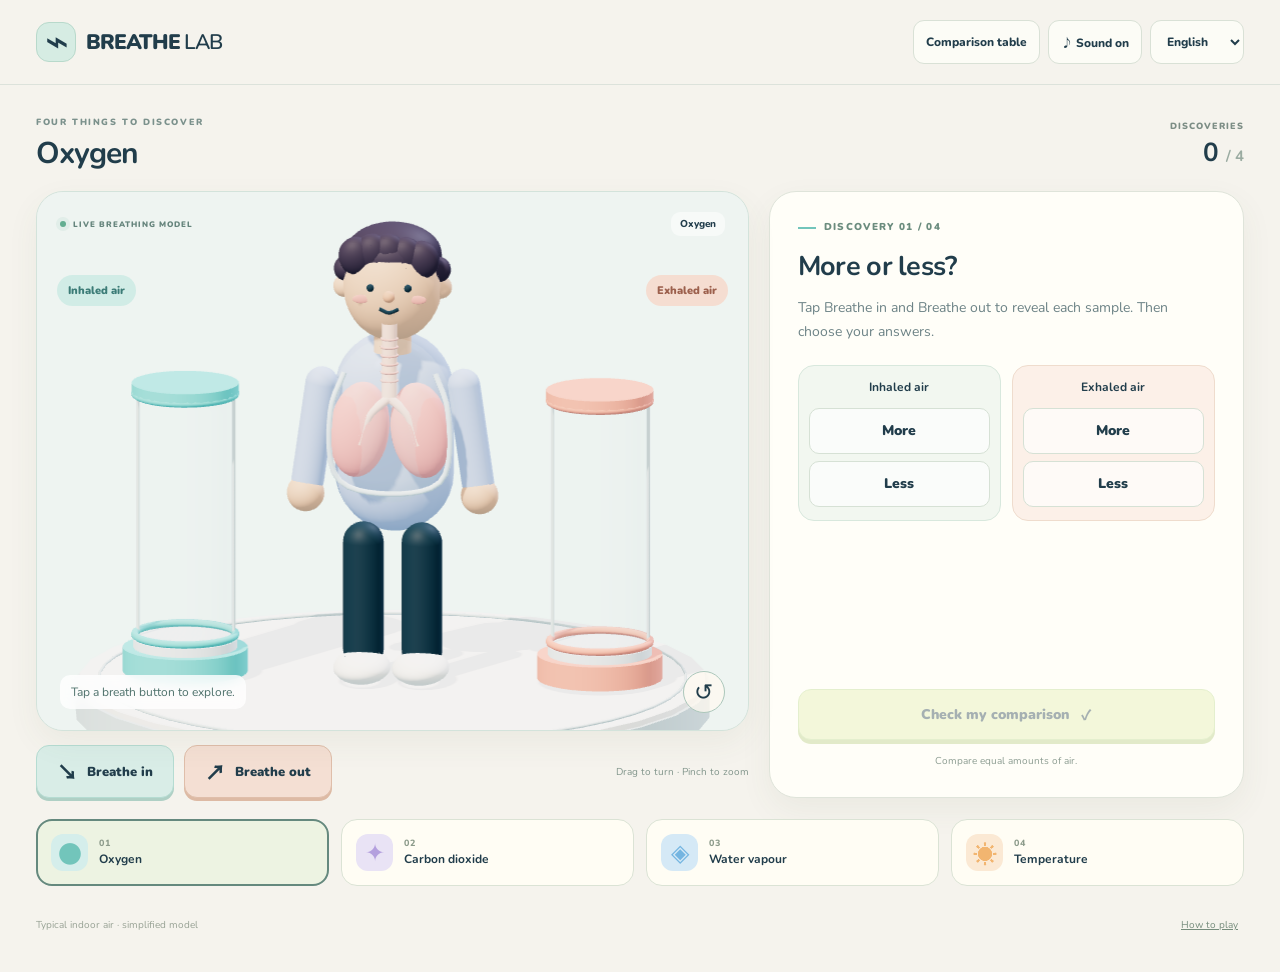
<file: breath-lab/index.html>
<!doctype html><html lang="en"><head><meta charset="utf-8"><meta name="viewport" content="width=device-width,initial-scale=1"><meta name="theme-color" content="#f5f3ed"><meta name="description" content="Explore a 3D breathing model. Compare oxygen, carbon dioxide, water vapour and temperature in inhaled and exhaled air."><title>Breathe Lab · A 3D air adventure</title><link rel="icon" href="data:image/svg+xml,%3Csvg xmlns='http://www.w3.org/2000/svg' viewBox='0 0 48 48'%3E%3Crect width='48' height='48' rx='14' fill='%2372c5bb'/%3E%3Cpath d='M24 9v15m0-4c-15-18-24 21-11 18 6-1 8-6 8-14m3-4c15-18 24 21 11 18-6-1-8-6-8-14' fill='%23fff' stroke='%23fff' stroke-width='3'/%3E%3C/svg%3E"><link rel="stylesheet" href="style.css?v=1"><script type="module" src="app.js?v=3"></script></head><body>
<header><button id="home" class="brand"><span class="brand-symbol" aria-hidden="true">⌁</span><span id="brandText">BREATHE<span>LAB</span></span></button><nav><button id="guideButton" class="utility">Comparison table</button><button id="soundButton" class="utility" aria-pressed="true">♪ Sound on</button><select id="language" aria-label="Language / 語言"><option value="en">English</option><option value="zh">繁體中文</option></select></nav></header>
<main><div class="mission-strip"><div><span class="eyebrow" id="missionLabel">FOUR THINGS TO DISCOVER</span><h1 id="missionTitle">Oxygen</h1></div><div class="badge-meter"><span id="badgeLabel">DISCOVERIES</span><strong id="score">0 <small>/ 4</small></strong></div></div>
<div class="layout"><div class="scene-column"><section class="stage" id="stage"><div class="stage-top"><span class="live-label" id="sceneLabel">LIVE BREATHING MODEL</span><span id="topicChip"></span></div><div class="sample-labels"><span class="sample-in" id="leftLabel">Inhaled air</span><span class="sample-out" id="rightLabel">Exhaled air</span></div><canvas id="world" role="img" aria-label="3D person showing the lungs and two air samples"></canvas><div id="fallback" hidden><svg viewBox="0 0 600 440" aria-hidden="true"><ellipse cx="300" cy="398" rx="180" ry="15" fill="#c8d9d3"/><path d="M270 290v87m60-87v87" stroke="#688999" stroke-width="30" stroke-linecap="round"/><path d="M248 171l-27 100m131-100l27 100" stroke="#dba98b" stroke-width="22" stroke-linecap="round"/><rect x="243" y="149" width="114" height="158" rx="38" fill="#cae5e0"/><circle cx="300" cy="101" r="46" fill="#e9bfa2"/><path d="M257 95q-5-60 45-48 42-8 41 43-30-16-36-29-18 27-50 34" fill="#4b5264"/><circle cx="285" cy="102" r="3" fill="#334754"/><circle cx="315" cy="102" r="3" fill="#334754"/><path d="M292 120q8 6 16 0" fill="none" stroke="#9a6356" stroke-width="3"/><g id="fallbackLungs"><path d="M294 185q-40-25-37 37t37 13Z" fill="#eb9a9b"/><path d="M306 185q40-25 37 37t-37 13Z" fill="#eb9a9b"/></g><path d="M300 146v48m0-8l-21 27m21-27l21 27" fill="none" stroke="#fff6f1" stroke-width="7" stroke-linecap="round"/><g fill="#ffffff88" stroke="#8db6bc" stroke-width="3"><rect x="66" y="238" width="90" height="124" rx="25"/><rect x="444" y="238" width="90" height="124" rx="25"/></g><rect id="fallbackIn" x="76" y="350" width="70" height="0" rx="12" fill="#72c5bb"/><rect id="fallbackOut" x="454" y="350" width="70" height="0" rx="12" fill="#72c5bb"/></svg></div><div id="loading">Building your breathing lab…</div><div class="stage-bottom"><span id="phaseLabel" role="status">Tap a breath button to explore.</span><button id="resetView" aria-label="Reset 3D view">↺</button></div><div id="confetti" aria-hidden="true"></div></section><div class="breath-bar"><div class="breath-buttons"><button id="inhale"><span aria-hidden="true">↘</span><span id="inhaleText">Breathe in</span></button><button id="exhale"><span aria-hidden="true">↗</span><span id="exhaleText">Breathe out</span></button></div><span id="gestureHint">Drag to turn · Pinch to zoom</span></div>
</div><aside id="panel" aria-live="polite"></aside></div>
<nav id="missions" class="mission-tabs" aria-label="Choose a discovery"></nav><footer><span id="modelNote">Typical indoor air · simplified model</span><button id="helpButton">How to play</button></footer>
</main><dialog id="guide" aria-labelledby="guideTitle"><div class="dialog-head"><h2 id="guideTitle">Your comparison table</h2><button class="close" id="closeGuide" aria-label="Close">×</button></div><div id="guideContent"></div></dialog><dialog id="help" aria-labelledby="helpTitle"><div class="dialog-head"><h2 id="helpTitle">How to play</h2><button class="close" id="closeHelp" aria-label="Close">×</button></div><div id="helpContent"></div></dialog><div id="announce" class="sr-only" role="status" aria-live="polite"></div></body></html>
</file>
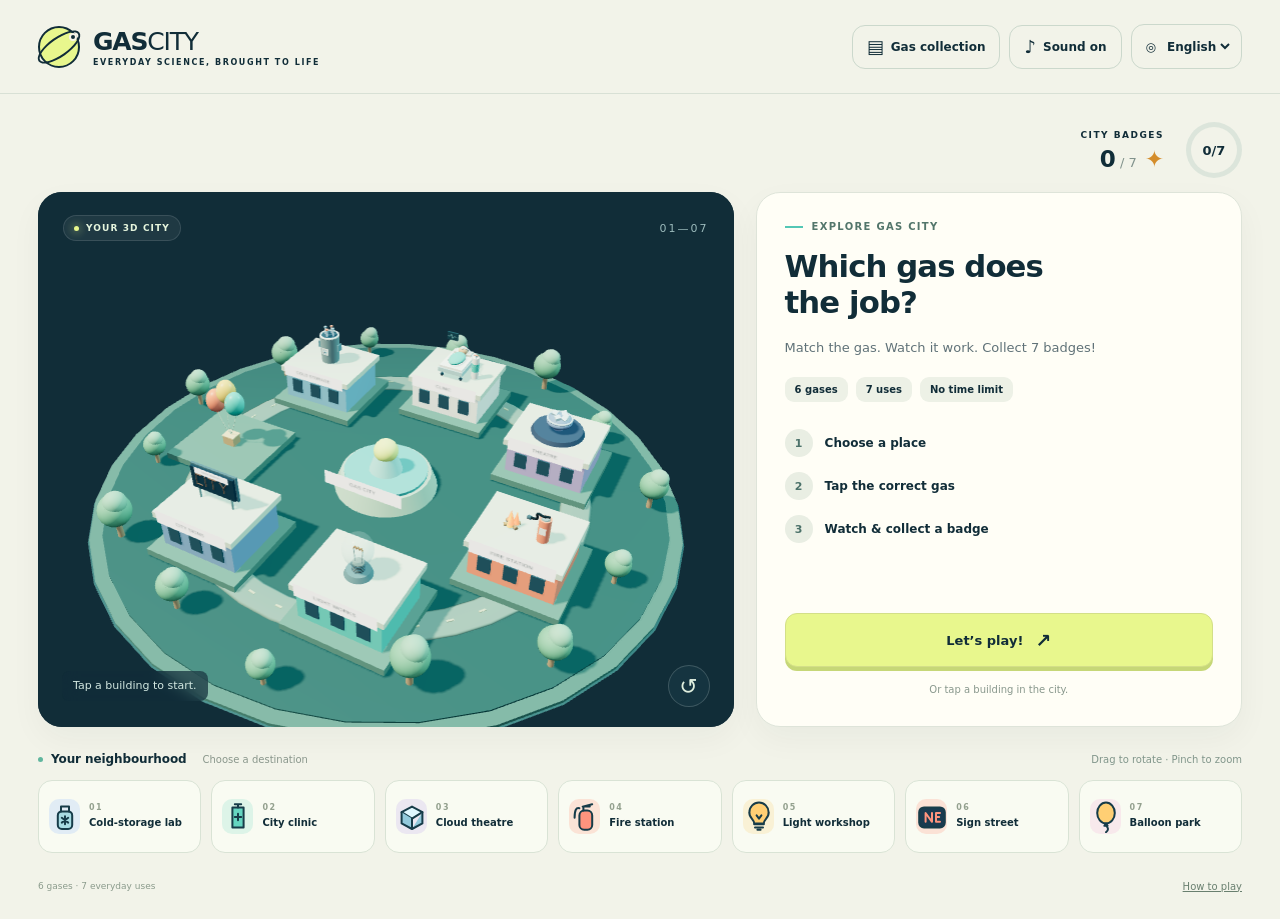
<file: gas-city/index.html>
<!doctype html>
<html lang="en">
<head>
  <meta charset="utf-8"><meta name="viewport" content="width=device-width,initial-scale=1">
  <meta name="theme-color" content="#112d38">
  <meta name="description" content="Explore a playful 3D city and discover seven everyday uses of six gases. An interactive English and Traditional Chinese science game.">
  <title>Gas City · Everyday Gas Missions</title>
  <link rel="icon" href="data:image/svg+xml,%3Csvg xmlns='http://www.w3.org/2000/svg' viewBox='0 0 64 64'%3E%3Crect width='64' height='64' rx='18' fill='%23112d38'/%3E%3Ccircle cx='32' cy='32' r='18' fill='%23e8f78d'/%3E%3Cpath d='M32 17v30M17 32h30' stroke='%23112d38' stroke-width='5'/%3E%3C/svg%3E">
  <link rel="stylesheet" href="style.css?v=20261018-lang2">
  <script type="module" src="app.js?v=20261018-lang2"></script>
</head>
<body>
  <header class="topbar">
    <button class="brand" id="home" aria-label="Gas City home"><span class="brand-orbit" aria-hidden="true"><i></i></span><span><span id="brandName">GAS</span><span class="brand-light" id="brandCity">CITY</span><small id="brandTag">EVERYDAY SCIENCE, BROUGHT TO LIFE</small></span></button>
    <nav class="nav-actions" aria-label="Game settings">
      <button id="guideButton" class="nav-button"><span aria-hidden="true">▤</span> <span id="guideLabel">Field guide</span></button>
      <button id="soundButton" class="nav-button" aria-pressed="true"><span id="soundIcon" aria-hidden="true">♪</span> <span id="soundLabel">Sound on</span></button>
      <label class="language"><span aria-hidden="true">◎</span><select id="language" aria-label="Language / 語言"><option value="en">English</option><option value="zh">繁體中文</option></select></label>
    </nav>
  </header>
  <main>
    <div class="dashboard-head"><div class="scoreboard"><div><span id="scoreLabel">CITY BADGES</span><strong><b id="score">0</b><small> / 7</small> <i aria-hidden="true">✦</i></strong></div><div class="progress-ring" id="progressRing"><span id="progressText">0/7</span></div></div></div>
    <section class="game-layout" aria-label="Gas City game">
      <div class="world-card" id="worldCard">
        <div class="world-top"><span class="live-pill"><i></i><span id="worldBadge">YOUR 3D CITY</span></span><span class="world-number" id="worldNumber">01—07</span></div>
        <canvas id="world" aria-label="Interactive 3D city. Use the mission buttons below to choose a place."></canvas>
        <div id="loading" class="loading"><span class="loader-orbit"></span><p>Building your city…</p></div>
        <div id="fallback" class="fallback" hidden><div class="fallback-art" aria-hidden="true">✦</div><h2 id="fallbackTitle">Your city is ready</h2><p id="fallbackText">3D is unavailable on this device. You can still complete every mission using the buttons.</p></div>
        <div class="world-bottom"><span id="sceneCaption">Seven places. Six gases. Your city to discover.</span><button id="resetCamera" class="camera-button" aria-label="Reset 3D view" title="Reset view">↺</button></div>
        <div id="confetti" aria-hidden="true"></div>
      </div>
      <aside class="mission-panel" id="panel" aria-label="Mission controls"><p>Loading missions…</p></aside>
    </section>
    <div class="map-heading"><div><span class="tiny-dot"></span><h2 id="mapTitle">Your neighbourhood</h2><span id="mapHint">Choose a destination</span></div><p id="rotateHint">Drag to rotate · Scroll to zoom</p></div>
    <nav class="mission-map" id="missionMap" aria-label="Choose a mission"></nav>
    <footer><span id="footerText">6 gases · 7 everyday uses · A whole city of possibilities</span><button class="footer-link" id="howButton">How to play</button></footer>
  </main>
  <dialog id="guideDialog" aria-labelledby="guideTitle"><div class="dialog-top"><div><p class="eyebrow" id="guideEyebrow">YOUR POCKET SCIENCE BOOK</p><h2 id="guideTitle">The gas field guide</h2></div><button id="closeGuide" class="close-button" aria-label="Close">×</button></div><div id="guideBody"></div></dialog>
  <dialog id="howDialog" aria-labelledby="howTitle"><div class="dialog-top"><h2 id="howTitle">How to play</h2><button id="closeHow" class="close-button" aria-label="Close">×</button></div><div id="howBody"></div></dialog>
  <div class="sr-only" id="announcement" role="status" aria-live="polite"></div>
</body>
</html>
</file>
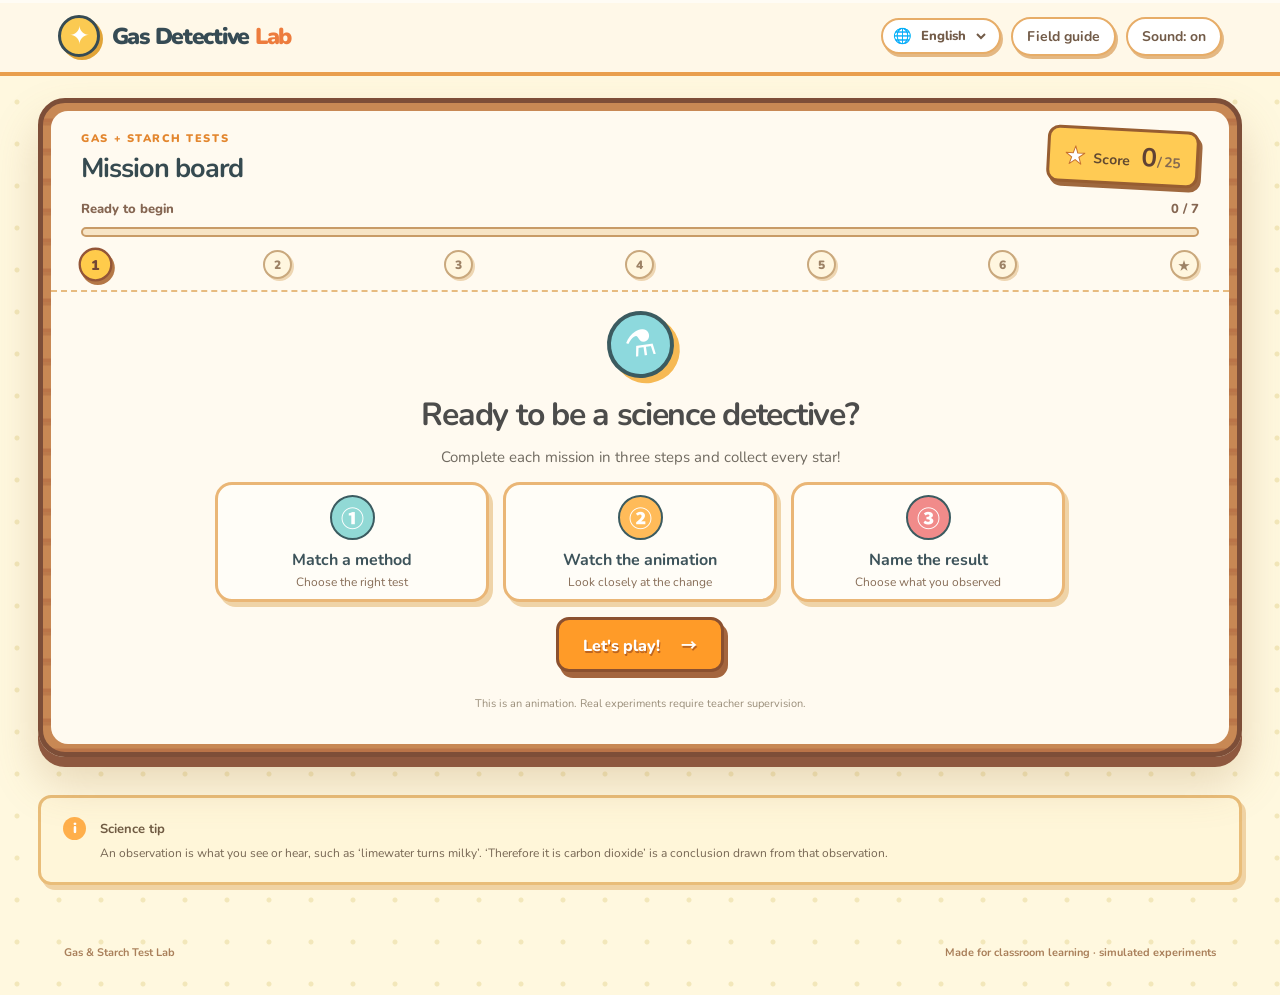
<file: gas-test-lab/index.html>
<!doctype html>
<html lang="en">
<head>
  <meta charset="utf-8">
  <meta name="viewport" content="width=device-width, initial-scale=1">
  <meta name="theme-color" content="#fff1b2">
  <meta name="description" content="Learn gas tests and the iodine test for starch through matching and animated experiments.">
  <title>Gas &amp; Starch Test Adventure | Interactive game</title>
  <link rel="stylesheet" href="styles.css?v=starch-20261019">
  <link rel="stylesheet" href="theme.css?v=starch-20261019">
  <link rel="stylesheet" href="fx.css?v=starch-20261019">
  <link rel="stylesheet" href="three-ui.css?v=starch-20261019">
  <script src="i18n.js?v=starch-20261019" defer></script>
  <script src="script.js?v=starch-20261019" defer></script>
  <script src="game.js?v=starch-20261019" defer></script>
</head>
<body>
  <div class="page-shell">
    <header class="topbar">
      <a class="brand" href="#" aria-label="氣體測試實驗室首頁"><span class="brand-mark" aria-hidden="true">✦</span><span>氣體偵探<span class="brand-dot">社</span></span></a>
      <div class="top-actions">
        <label class="language-picker"><span aria-hidden="true">🌐</span><select id="languageSelect" aria-label="Language / 語言"><option value="en" selected>English</option><option value="zh-Hant">繁體中文</option></select></label>
        <button class="text-button" id="guideButton" type="button">學習圖鑑</button>
        <button class="text-button" id="soundButton" type="button" aria-pressed="true">音效：開</button>
      </div>
    </header>

    <main>
      <section class="game-card" id="game" aria-label="氣體測試遊戲">
        <div class="game-topline"><div><span class="section-kicker" id="gameKicker">氣體偵探遊戲</span><h2>偵探任務板</h2></div><div class="score-pill"><span class="score-star" aria-hidden="true">★</span> 得分 <strong id="score">0</strong><span id="scoreMaximum">/ 25</span></div></div>
        <div class="progress-area"><div class="progress-meta"><span id="stepLabel">準備開始</span><span id="progressCount">0 / 7</span></div><div class="progress-track"><div class="progress-fill" id="progressFill"></div></div><div class="level-map" id="levelMap" aria-label="任務進度"><span>1</span><span>2</span><span>3</span><span>4</span><span>5</span><span>6</span><span>★</span></div></div>

        <div id="introView" class="intro-view view active">
          <div class="intro-icon" aria-hidden="true">⚗</div>
          <h3>準備好做實驗偵探嗎？</h3>
          <p>跟着三步完成任務，集齊所有實驗星星！</p>
          <div class="how-steps" aria-label="玩法三步"><div><span>①</span><strong>配對方法</strong><small>選出合適的測試</small></div><div><span>②</span><strong>看動畫</strong><small>細看實驗的變化</small></div><div><span>③</span><strong>找結果</strong><small>說出你觀察到甚麼</small></div></div>
          <button type="button" class="primary-button" id="startButton">出發，開始挑戰！ <span aria-hidden="true">→</span></button>
          <p class="small-note">此處為動畫模擬；真實實驗須由教師指導。</p>
        </div>

        <div id="playView" class="play-view view" aria-live="polite">
          <div class="round-header"><div><span class="round-badge" id="roundBadge">實驗 01 / 06</span><h3 id="gasName">氧氣</h3><p id="gasFormula" class="formula">O₂</p></div><div class="round-number" id="roundNumber" aria-hidden="true">01</div></div>
          <div class="workbench">
            <div class="lab-screen" id="labScreen"><div class="lab-screen-top"><span class="live-dot"></span><span id="observationTitle">觀察視窗</span><button type="button" id="replayButton" class="replay-button" hidden>↻ 重播</button></div><div class="scene" id="scene"></div><div class="scene-controls" id="sceneControls" hidden><span id="sceneGesture">拖動旋轉 · 雙指縮放</span><button type="button" id="reset3D" aria-label="重設視角">↺</button></div><div class="scene-caption" id="sceneCaption">選好方法後，實驗會在這裏播放。</div></div>
            <div class="question-panel"><div class="question-step" id="questionStep">STEP 01 / 02</div><h4 id="questionTitle">你會使用哪一種方法？</h4><p class="question-help" id="questionHelp">選擇適合測試這種氣體的實驗用品。</p><div class="choices" id="choices"></div><div class="feedback" id="feedback" role="status" aria-live="polite"></div></div>
          </div>
        </div>

        <div id="resultView" class="result-view view" aria-live="polite"><div class="confetti-field" id="resultConfetti" aria-hidden="true"></div><div class="result-star" aria-hidden="true">✦</div><div class="result-kicker" id="resultKicker">配對成功</div><h3 id="resultTitle"></h3><p id="resultExplanation"></p><div class="result-fact" id="resultFact"></div><button type="button" class="primary-button" id="nextButton"><span id="nextButtonText">下一個實驗</span> <span aria-hidden="true">→</span></button></div>

        <div id="bonusView" class="bonus-view view" aria-live="polite"><div class="bonus-layout"><div><span class="round-badge">最後挑戰</span><h3>木條熄滅，就一定是氮氣嗎？</h3><p>把燃着的木條分別放進氮氣和稀有氣體中，火焰都可能熄滅。單靠這個現象，可以分辨它們嗎？</p><div class="bonus-choices" id="bonusChoices"><button type="button" data-answer="yes">可以，木條熄滅就證明是氮氣</button><button type="button" data-answer="no">不可以，還需要其他證據</button></div><div class="feedback" id="bonusFeedback" role="status"></div></div><div class="bonus-illustration" aria-hidden="true"><div class="mini-jar"><span>N₂</span><div class="mini-flame"></div></div><div class="question-mark">?</div><div class="mini-jar"><span>稀有氣體</span><div class="mini-flame"></div></div></div></div></div>

        <div id="endView" class="end-view view" aria-live="polite"><div class="trophy" aria-hidden="true">✦</div><span class="section-kicker">挑戰完成</span><h3>你完成了氣體與澱粉測試！</h3><p id="finalScore"></p><p class="end-summary">記住：辨認物質要同時說清楚「測試方法」和「觀察結果」。有些現象並非某種物質獨有。</p><div class="end-actions"><button type="button" class="primary-button" id="restartButton">再玩一次 <span aria-hidden="true">↻</span></button><button type="button" class="secondary-button" id="endGuideButton">查看學習圖鑑</button><button type="button" class="secondary-button" id="homeButton">返回首頁</button></div></div>
      </section>

      <section class="learning-note"><span class="note-icon" aria-hidden="true">i</span><div><strong>科學小提醒</strong><p>「可觀察的變化」是你真正看到或聽到的事，例如「石灰水變乳白色」；「所以是二氧化碳」才是根據觀察作出的推論。</p></div></section>
    </main>
    <footer><span>氣體與澱粉測試實驗室</span><span>為課堂學習設計 · 模擬實驗</span></footer>
  </div>

  <dialog id="guideDialog" class="guide-dialog" aria-labelledby="guideTitle"><div class="dialog-header"><div><span class="section-kicker">學習圖鑑</span><h2 id="guideTitle">氣體與澱粉測試圖鑑</h2></div><button type="button" class="close-button" id="closeGuideButton" aria-label="關閉圖鑑">×</button></div><p class="guide-intro">方法與現象要成對記憶。以下整理遊戲中的測試，另附兩個容易混淆的氣體。</p><div class="guide-grid"><article><span>01 · O₂</span><h3>氧氣</h3><p>方法：把帶火星的木條放入氣體中。</p><strong>觀察：木條重新燃起。</strong></article><article><span>02 · H₂</span><h3>氫氣</h3><p>方法：把燃着的木條靠近氣體。</p><strong>觀察：發出「卜」聲。</strong></article><article><span>03 · CO₂</span><h3>二氧化碳</h3><p>方法：通入石灰水。</p><strong>觀察：石灰水由清澈變乳白色。</strong></article><article><span>04 · CO₂</span><h3>二氧化碳</h3><p>方法：通入碳酸氫鹽指示劑。</p><strong>觀察：指示劑由紅色變黃色。</strong></article><article><span>05 · H₂O</span><h3>水蒸氣</h3><p>方法：接觸乾燥的藍色氯化鈷試紙。</p><strong>觀察：試紙由藍色變粉紅色。</strong></article><article><span>06 · (C₆H₁₀O₅)ₙ</span><h3>澱粉</h3><p>方法：在樣本中加入幾滴碘溶液。</p><strong>觀察：碘溶液由棕色變成藍黑色。</strong><p>若沒有澱粉，碘溶液會保持棕色。此測試不需要加熱。</p></article><article class="guide-caution"><span>注意 · N₂ / 稀有氣體</span><h3>木條熄滅</h3><p>氮氣和稀有氣體都不支持燃燒；木條熄滅不能單獨區分它們。</p><strong>需要更多證據才能判定。</strong></article></div><p class="guide-source">內容參考：<a href="https://edu.rsc.org/download?ac=17361" target="_blank" rel="noopener noreferrer">Royal Society of Chemistry 氣體測試資料</a>。此遊戲為示意動畫，顏色和時間不代表實際測量值。</p></dialog>
</body>
</html>
</file>
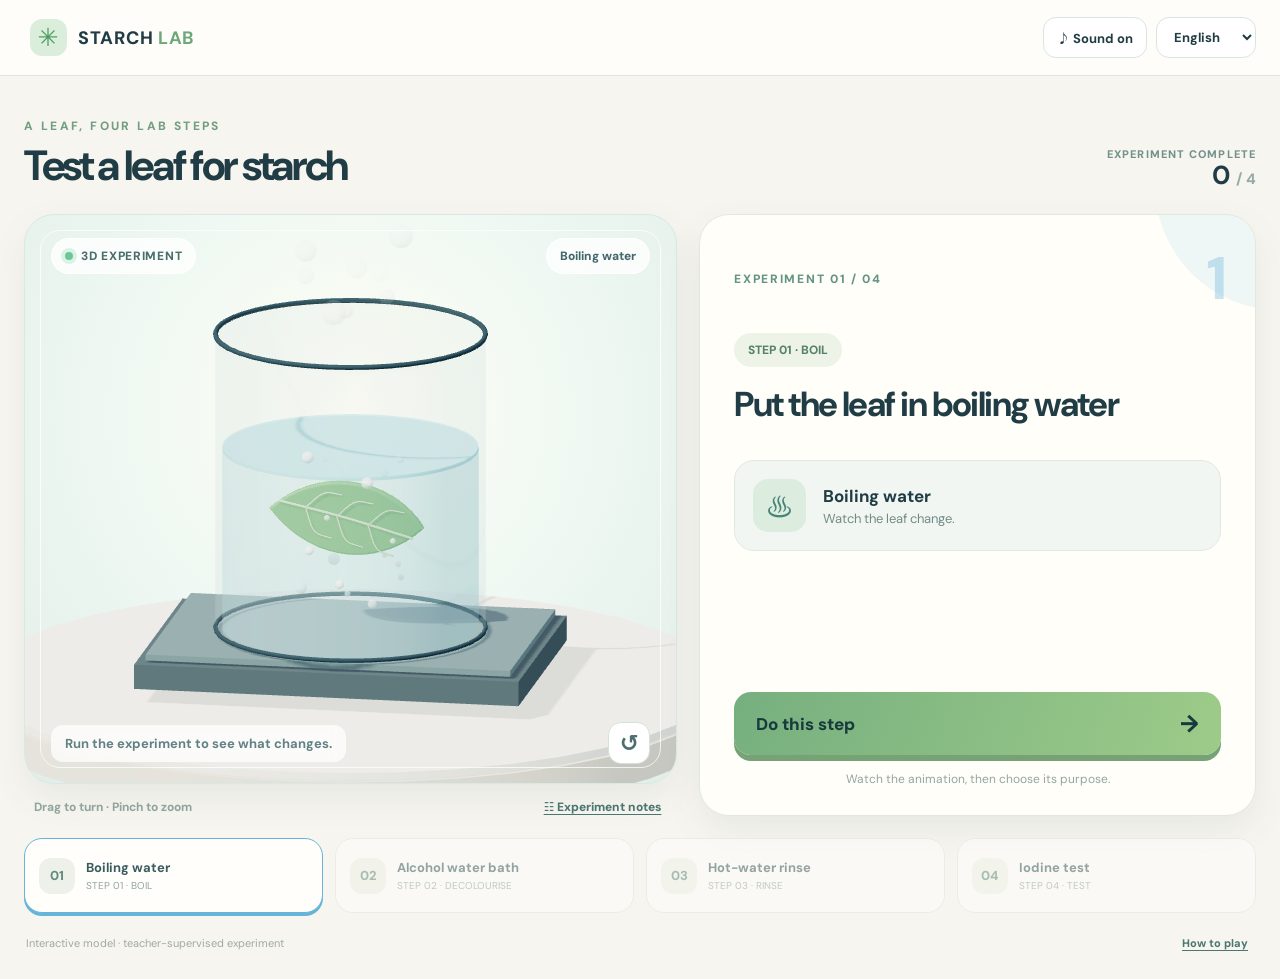
<file: leaf-starch-lab/index.html>
<!doctype html>
<html lang="en"><head><meta charset="utf-8"><meta name="viewport" content="width=device-width,initial-scale=1"><meta name="theme-color" content="#f7f3eb"><meta name="description" content="Learn the four steps and purposes of testing a leaf for starch in a 3D game."><title>Starch Lab · Leaf Test</title><link rel="icon" href="data:image/svg+xml,%3Csvg xmlns='http://www.w3.org/2000/svg' viewBox='0 0 48 48'%3E%3Crect width='48' height='48' rx='14' fill='%23dcead4'/%3E%3Cpath d='M10 36C5 13 20 11 38 8c-1 25-12 33-28 28' fill='%235e9d6a'/%3E%3C/svg%3E"><link rel="stylesheet" href="style.css?v=1"><script type="module" src="app.js?v=1"></script></head>
<body><header><button id="home" class="brand" aria-label="Back to start"><span class="brand-icon">✳</span><span id="brandName">STARCH <b>LAB</b></span></button><nav><button id="sound" class="utility" aria-pressed="true">♪ Sound on</button><select id="language" aria-label="Language / 語言"><option value="en">English</option><option value="zh">繁體中文</option></select></nav></header>
<main><div class="page-top"><div><span class="eyebrow" id="eyebrow">A LEAF, FOUR LAB STEPS</span><h1 id="title">Test a leaf for starch</h1></div><div class="score"><span id="scoreLabel">EXPERIMENT COMPLETE</span><strong id="score">0 <small>/ 4</small></strong></div></div>
<div class="layout"><div class="visual-col"><section class="stage" id="stage"><div class="scene-top"><span class="live"><i></i><span id="sceneTitle">3D EXPERIMENT</span></span><span class="step-chip" id="stepChip">Boiling water</span></div><canvas id="world" role="img" aria-label="3D model of the leaf starch test experiment"></canvas><div id="fallback" hidden><div class="fallback-beaker"><span class="fallback-leaf">❧</span><span class="fallback-liquid"></span></div><div class="fallback-plate"><span class="fallback-leaf">❧</span></div></div><div id="loading">Preparing your lab…</div><div class="scene-bottom"><span id="sceneCaption">Run the experiment to see what changes.</span><button id="resetView" aria-label="Reset 3D view">↺</button></div><div id="confetti" aria-hidden="true"></div></section><div class="visual-tools"><span id="rotateHint">Drag to turn · Pinch to zoom</span><button id="viewNotes">☷ Experiment notes</button></div></div><section id="panel" aria-live="polite"></section></div>
<nav id="steps" class="step-tabs" aria-label="Experiment steps"></nav><footer><span id="smallPrint">Interactive model · teacher-supervised experiment</span><button id="helpButton">How to play</button></footer></main>
<dialog id="notes"><div class="dialog-head"><h2 id="notesTitle">Experiment notes</h2><button id="closeNotes" aria-label="Close notes">×</button></div><div id="notesContent"></div></dialog><dialog id="help"><div class="dialog-head"><h2 id="helpTitle">How to play</h2><button id="closeHelp" aria-label="Close help">×</button></div><div id="helpContent"></div></dialog><div id="announce" class="sr-only" role="status" aria-live="polite"></div></body></html>
</file>
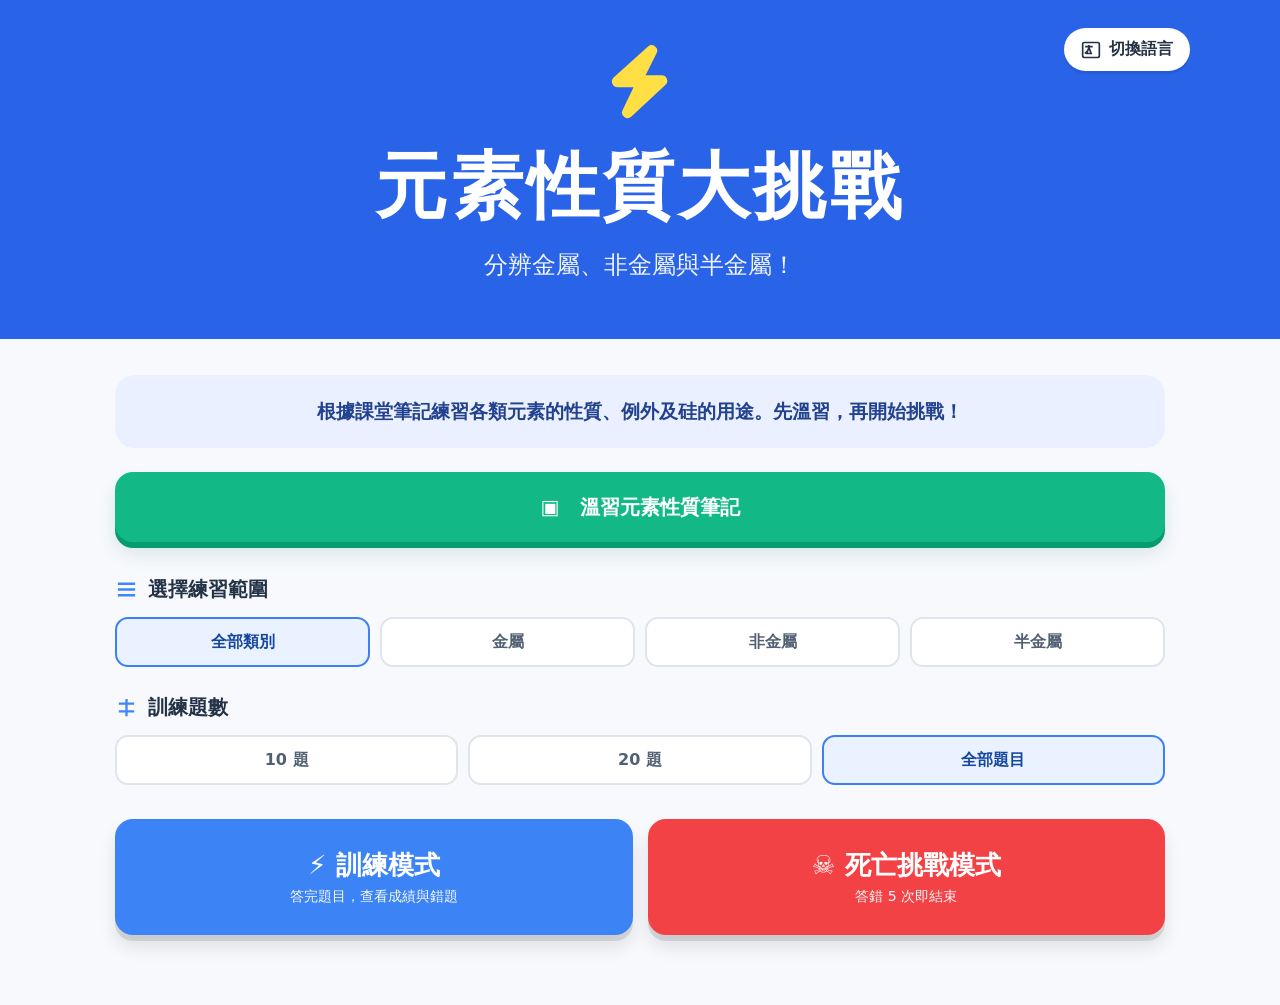
<file: metal-properties-game/index.html>
<!doctype html>
<html lang="zh-Hant">
<head>
  <meta charset="utf-8">
  <meta name="viewport" content="width=device-width, initial-scale=1">
  <meta name="theme-color" content="#2863e8">
  <meta name="description" content="練習金屬、非金屬與半金屬的性質，包括例外和硅的用途。">
  <title>元素性質大挑戰</title>
  <style>
    :root{font-family:-apple-system,BlinkMacSystemFont,"Noto Sans TC","PingFang TC","Microsoft JhengHei",system-ui,sans-serif;color:#243247;background:#f7f9fd}
    *{box-sizing:border-box}body{margin:0;min-width:320px}button{font:inherit;cursor:pointer}button:focus-visible{outline:4px solid #ffc83d;outline-offset:3px}[hidden]{display:none!important}
    .hero{background:#2863e8;color:#fff;text-align:center;padding:28px 20px 58px}.hero-inner{max-width:1100px;margin:auto;position:relative}.language{display:flex;align-items:center;gap:8px;position:absolute;right:0;top:0;border:0;border-radius:40px;padding:11px 17px;color:#253145;background:#fff;font-weight:800;box-shadow:0 3px 0 rgba(17,42,105,.14)}.language svg{width:20px;height:20px}.bolt{width:66px;height:76px;margin:16px auto 20px;fill:#ffdf43}.hero h1{margin:0;font-size:clamp(2.3rem,6vw,4.5rem);line-height:1.18;letter-spacing:.05em}.hero p{margin:20px auto 0;font-size:clamp(1rem,2.6vw,1.5rem);opacity:.94}
    main{width:min(1050px,calc(100% - 32px));margin:36px auto 70px}.notice{background:#eaf0ff;color:#22428f;border-radius:20px;padding:21px 28px;text-align:center;font-size:clamp(1rem,2vw,1.18rem);font-weight:750;line-height:1.65}.review-link{display:block;width:100%;margin:24px 0 34px;border:0;border-radius:18px;padding:21px;color:#fff;background:#12b987;box-shadow:0 6px 0 #079c70,0 12px 18px rgba(3,88,68,.12);font-size:1.27rem;font-weight:850}.review-link:hover,.start:hover{filter:brightness(.97);transform:translateY(-2px)}.section-title{display:flex;align-items:center;gap:10px;margin:27px 0 14px;font-size:1.24rem;font-weight:850}.section-title svg{width:23px;height:23px;color:#4284fb}.choice-grid{display:grid;grid-template-columns:repeat(3,minmax(0,1fr));gap:14px}.choice-card{min-height:130px;padding:20px 15px;border:3px solid #e2e7ef;border-radius:18px;background:#fff;color:#4c586b;text-align:center;transition:transform .15s,border-color .15s,background .15s,box-shadow .15s}.choice-card:hover{transform:translateY(-2px);border-color:#9abcfb}.choice-card.selected{border-color:#347cf4;background:#eaf2ff;color:#1746a1;box-shadow:0 5px 12px rgba(46,107,225,.14)}.choice-card .icon{display:block;font-size:1.55rem;font-weight:900;line-height:1.2;margin-bottom:11px}.choice-card strong{display:block;font-size:1.02rem;line-height:1.35}.choice-card small{display:block;margin-top:6px;color:#6b7588;line-height:1.3}.segmented{display:flex;flex-wrap:wrap;gap:10px}.segment{flex:1 1 160px;min-height:50px;padding:9px 12px;border:2px solid #dfe5ee;border-radius:13px;color:#536073;background:#fff;font-weight:750}.segment.selected{border-color:#3d80f4;background:#eaf2ff;color:#16479e}.actions{display:grid;grid-template-columns:1fr 1fr;gap:15px;margin-top:34px}.start{min-height:116px;border:0;border-radius:18px;color:#fff;box-shadow:0 6px 0 rgba(0,0,0,.1),0 12px 18px rgba(0,0,0,.1);transition:transform .15s,filter .15s}.start strong{display:block;font-size:clamp(1.18rem,3vw,1.65rem)}.start span{display:block;font-size:.88rem;margin-top:4px;opacity:.95}.start.training{background:#3c83f6}.start.death{background:#f34245}
    .panel{border:1px solid #e4e9f1;border-radius:22px;background:#fff;padding:clamp(20px,4vw,36px);box-shadow:0 14px 35px rgba(31,61,109,.08)}.panel-head{display:flex;justify-content:space-between;align-items:center;gap:18px;margin-bottom:22px}.panel-head h2{margin:0;font-size:clamp(1.3rem,3vw,1.8rem)}.back{border:2px solid #dce4f0;background:#fff;color:#324a73;border-radius:12px;padding:9px 15px;font-weight:750}.back:hover{background:#eff5ff}.review-intro{margin:-4px 0 22px;color:#617086;line-height:1.6}.table-scroll{overflow-x:auto}.compare{width:100%;border-collapse:collapse;min-width:820px;line-height:1.55}.compare th,.compare td{border:1px solid #dce5f2;text-align:left;vertical-align:top;padding:11px}.compare th{background:#eaf1ff;color:#244b9a}.compare tbody tr:nth-child(even){background:#f9fbff}.compare td:first-child{font-weight:750;width:18%}
    .quiz-meta{display:flex;justify-content:space-between;flex-wrap:wrap;gap:7px;color:#5e6e87;font-size:.9rem;font-weight:750}.progress{height:11px;background:#e6edfa;border-radius:99px;margin:13px 0 31px;overflow:hidden}.progress>div{width:0;height:100%;background:#2f7df4;border-radius:inherit;transition:width .25s}.prompt-label{color:#5d6c82;font-weight:750;text-align:center}.prompt{margin:12px auto 27px;text-align:center;color:#1d56cf;font-size:clamp(1.35rem,4vw,2.1rem);line-height:1.4;font-weight:850;max-width:760px}.answer-grid{display:grid;grid-template-columns:1fr 1fr;gap:13px}.answer{display:flex;align-items:center;min-height:91px;gap:13px;border:2px solid #dfe6f0;border-radius:15px;background:#fff;padding:13px 17px;text-align:left;color:#24334a}.answer:hover:not(:disabled){border-color:#4389f5;background:#f2f7ff}.answer:disabled{cursor:default}.answer.correct{border-color:#11b881;background:#e4faef}.answer.wrong{border-color:#ef4d5c;background:#fff0f0}.answer-key{flex:0 0 31px;display:grid;place-items:center;width:31px;height:31px;border-radius:9px;background:#eef3fb;color:#55709b;font-weight:850}.answer strong{display:block;font-size:1.02rem;line-height:1.45}.feedback{margin:17px 0 0;border-radius:12px;padding:14px 15px;font-weight:750;line-height:1.6}.feedback.good{background:#e4faef;color:#087451}.feedback.bad{background:#fff0ee;color:#aa3036}.next{display:block;width:100%;border:0;border-radius:13px;margin-top:17px;padding:15px;color:#fff;background:#317af1;font-weight:850}.result-icon{text-align:center;font-size:3rem}.result-title,.result-summary{text-align:center}.result-title{font-size:1.8rem;margin:7px 0}.result-summary{color:#5d6c83;font-size:1.1rem;margin:0 0 25px}.missed-title{font-weight:850;margin:20px 0 10px}.missed-list{display:grid;gap:8px}.missed-row{border-radius:11px;background:#f4f7fc;padding:12px 14px;line-height:1.55}.missed-row strong{display:block;color:#2353ae}.missed-row small{display:block;color:#536079}.result-actions{display:flex;flex-wrap:wrap;gap:10px;margin-top:25px}.result-actions button{flex:1 1 180px;border:0;border-radius:12px;min-height:49px;padding:10px;color:#fff;background:#367df2;font-weight:800}.result-actions button.secondary{color:#31527e;background:#eaf1fc}
    @media(max-width:680px){.hero{padding:22px 15px 40px}.language{position:static;width:max-content;margin:0 0 0 auto;font-size:.84rem}.bolt{margin-top:0}main{margin-top:22px}.actions,.answer-grid{grid-template-columns:1fr}.actions{margin-top:25px}.start{min-height:94px}.panel-head{align-items:flex-start}}
  </style>
</head>
<body>
  <header class="hero"><div class="hero-inner">
    <button id="language" class="language" type="button" aria-label="切換語言"><svg viewBox="0 0 24 24" fill="none" stroke="currentColor" stroke-width="2" aria-hidden="true"><rect x="2" y="3" width="20" height="18" rx="2"/><path d="M5 8h9M9.5 6v2c0 4-2 6-5 8m2 1 3-8 3 8m-5-.8h4"/></svg><span id="language-label">切換語言</span></button>
    <svg class="bolt" viewBox="0 0 80 95" aria-hidden="true"><path d="M50 3a7 7 0 0 1 11 8L47 39h20a7 7 0 0 1 5 12L29 91a7 7 0 0 1-11-8l14-29H12a7 7 0 0 1-5-12Z"/></svg>
    <h1 data-i18n="title">元素性質大挑戰</h1><p data-i18n="subtitle">分辨金屬、非金屬與半金屬！</p>
  </div></header>
  <main>
    <section id="home">
      <div class="notice" data-i18n="intro">根據課堂筆記練習各類元素的性質、例外及硅的用途。先溫習，再開始挑戰！</div>
      <button id="review-open" class="review-link" type="button" data-i18n="review">▣　溫習元素性質筆記</button>
      <div class="section-title"><svg viewBox="0 0 24 24" fill="none" stroke="currentColor" stroke-width="2.4" aria-hidden="true"><path d="M3 6h18M3 12h18M3 18h18"/></svg><span data-i18n="scopeHeading">選擇練習範圍</span></div>
      <div class="segmented" id="scope-options" role="group" aria-label="練習範圍">
        <button class="segment selected" data-scope="all" type="button" aria-pressed="true" data-i18n="allScope">全部類別</button>
        <button class="segment" data-scope="metal" type="button" aria-pressed="false" data-i18n="metal">金屬</button>
        <button class="segment" data-scope="nonmetal" type="button" aria-pressed="false" data-i18n="nonmetal">非金屬</button>
        <button class="segment" data-scope="semimetal" type="button" aria-pressed="false" data-i18n="semimetal">半金屬</button>
      </div>
      <div class="section-title"><svg viewBox="0 0 24 24" fill="none" stroke="currentColor" stroke-width="2.4" aria-hidden="true"><path d="M12 3v18M4 8h16M4 16h16"/></svg><span data-i18n="countHeading">訓練題數</span></div>
      <div class="segmented" id="count-options" role="group" aria-label="訓練題數">
        <button class="segment" data-count="10" type="button" aria-pressed="false" data-i18n="tenQuestions">10 題</button>
        <button class="segment" data-count="20" type="button" aria-pressed="false" data-i18n="twentyQuestions">20 題</button>
        <button class="segment selected" data-count="all" type="button" aria-pressed="true" data-i18n="allQuestions">全部題目</button>
      </div>
      <div class="actions">
        <button id="start-training" class="start training" type="button"><strong data-i18n="training">⚡ 訓練模式</strong><span data-i18n="trainingHint">答完題目，查看成績與錯題</span></button>
        <button id="start-death" class="start death" type="button"><strong data-i18n="death">☠ 死亡挑戰模式</strong><span data-i18n="deathHint">答錯 5 次即結束</span></button>
      </div>
    </section>
    <section id="review-view" class="panel" hidden>
      <div class="panel-head"><h2 data-i18n="reviewTitle">元素性質筆記</h2><button class="back" data-back type="button" data-i18n="back">← 返回首頁</button></div>
      <p class="review-intro" data-i18n="reviewIntro">下表按圖片中的課程內容整理；「通常」表示一般趨勢，「—」表示筆記未有列出。</p>
      <div class="table-scroll"><table class="compare"><thead><tr><th data-i18n="property">性質</th><th data-i18n="metal">金屬</th><th data-i18n="nonmetal">非金屬</th><th data-i18n="semimetal">半金屬</th></tr></thead><tbody id="compare-body"></tbody></table></div>
    </section>
    <section id="quiz-view" class="panel" hidden>
      <div class="panel-head"><h2 id="quiz-title">訓練模式</h2><button class="back" data-back type="button" data-i18n="quit">← 結束挑戰</button></div>
      <div class="quiz-meta"><span id="step-label"></span><span id="score-label"></span></div><div class="progress" aria-hidden="true"><div id="progress-fill"></div></div>
      <div id="prompt-label" class="prompt-label"></div><div id="prompt" class="prompt"></div>
      <div id="answer-grid" class="answer-grid" role="group" aria-label="答案選項"></div>
      <div id="feedback" class="feedback" role="status" aria-live="polite" hidden></div><button id="next" class="next" type="button" hidden></button>
    </section>
    <section id="result-view" class="panel" hidden>
      <div id="result-icon" class="result-icon" aria-hidden="true"></div><h2 id="result-title" class="result-title"></h2><p id="result-summary" class="result-summary"></p>
      <div id="missed-wrap" hidden><div class="missed-title" data-i18n="missedHeading">需要再溫習的題目</div><div id="missed-list" class="missed-list"></div></div>
      <div class="result-actions"><button id="retry" type="button" data-i18n="retry">再玩一次</button><button class="secondary" data-back type="button" data-i18n="back">← 返回首頁</button></div>
    </section>
  </main>
  <script>
  (() => {
    "use strict";
    const T={
      zh:{title:"元素性質大挑戰",subtitle:"分辨金屬、非金屬與半金屬！",intro:"根據課堂筆記練習各類元素的性質、例外及硅的用途。先溫習，再開始挑戰！",review:"▣　溫習元素性質筆記",directionHeading:"選擇題目方向",classify:"特性 → 類別",classifyHint:"看性質，判斷元素類別",facts:"類別 → 特性",factsHint:"回答各類元素的性質",mixed:"混合模式",mixedHint:"兩種題型都會出現",scopeHeading:"選擇練習範圍",allScope:"全部類別",metal:"金屬",nonmetal:"非金屬",semimetal:"半金屬",countHeading:"訓練題數",tenQuestions:"10 題",twentyQuestions:"20 題",allQuestions:"全部題目",training:"⚡ 訓練模式",trainingHint:"答完題目，查看成績與錯題",death:"☠ 死亡挑戰模式",deathHint:"答錯 5 次即結束",reviewTitle:"元素性質筆記",back:"← 返回首頁",reviewIntro:"下表按圖片中的課程內容整理；「通常」表示一般趨勢，「—」表示筆記未有列出。",property:"性質",quit:"← 結束挑戰",missedHeading:"需要再溫習的題目",retry:"再玩一次",question:"第 {current} / {total} 題",score:"答對 {correct} 題 · 答錯 {wrong} 題",lives:"答對 {correct} 題 · 餘下 {left} 次失誤機會",classifyLabel:"判斷元素類別",factsLabel:"選出正確答案",answerChoices:"答案選項",right:"答對了！{explanation}",wrong:"答錯了。正確答案：{answer}。{explanation}",next:"下一題 →",seeResult:"查看成績 →",success:"挑戰完成！",failed:"挑戰結束",result:"答對 {correct} / {answered} 題（{percent}%）。",deathResult:"答對 {correct} / {answered} 題，失誤 {wrong} 次。",exampleLabel:"例子",siliconUse:"硅的用途：集成電路及電腦芯片。",semiConduction:"按課堂筆記：半金屬在正常情況下不導電，在某些特別情況下可以導電。",exceptionNote:"重要例外：汞是常溫下呈液態的金屬；溴是常溫下呈液態的非金屬。不要把『通常』當成『全部』。",categories:["金屬","非金屬","半金屬"]},
      en:{title:"Element Properties Challenge",subtitle:"Tell metals, non-metals and semi-metals apart!",intro:"Practise the properties, exceptions and uses of silicon shown in your class notes. Review first, then take the challenge!",review:"▣　Review element properties",directionHeading:"Choose a question direction",classify:"Property → Class",classifyHint:"Read a clue and identify the class",facts:"Class → Property",factsHint:"Answer questions about each class",mixed:"Mixed mode",mixedHint:"Both question types appear",scopeHeading:"Choose a practice set",allScope:"All classes",metal:"Metals",nonmetal:"Non-metals",semimetal:"Semi-metals",countHeading:"Training questions",tenQuestions:"10 questions",twentyQuestions:"20 questions",allQuestions:"All questions",training:"⚡ Training mode",trainingHint:"Finish the round and review mistakes",death:"☠ Survival challenge",deathHint:"Five mistakes end the round",reviewTitle:"Element properties notes",back:"← Back to home",reviewIntro:"This table follows the supplied syllabus. “Usually” describes a general trend; “—” means the notes do not specify that property.",property:"Property",quit:"← End challenge",missedHeading:"Questions to review",retry:"Play again",question:"Question {current} / {total}",score:"{correct} correct · {wrong} incorrect",lives:"{correct} correct · {left} misses left",classifyLabel:"Identify the element class",factsLabel:"Choose the correct answer",answerChoices:"Answer choices",right:"Correct! {explanation}",wrong:"Not quite. Correct answer: {answer}. {explanation}",next:"Next question →",seeResult:"See results →",success:"Challenge complete!",failed:"Challenge over",result:"{correct} / {answered} correct ({percent}%).",deathResult:"{correct} / {answered} correct; {wrong} mistakes.",exampleLabel:"Examples",siliconUse:"Uses of silicon: integrated circuits and computer chips.",semiConduction:"According to the class notes, semi-metals do not conduct electricity under normal conditions but can under certain special conditions.",exceptionNote:"Key exceptions: mercury is a metal that is liquid at room temperature; bromine is a non-metal that is liquid at room temperature. ‘Usually’ does not mean ‘all’. ",categories:["Metal","Non-metal","Semi-metal"]}
    };
    const TABLE=[
      ["常溫常壓下的狀態","State at room temperature and pressure","大部分是固體；汞是液體","Mostly solid; mercury is liquid","固體或氣體；溴是液體","Solid or gas; bromine is liquid"],
      ["熔點和沸點","Melting and boiling points","通常高","Usually high","通常低","Usually low"],
      ["外觀","Appearance","通常有光澤","Usually shiny","固體通常暗淡","Usually dull when solid"],
      ["可展性","Malleability","可展","Malleable","不可展","Non-malleable"],
      ["可延性","Ductility","可延","Ductile","不可延","Non-ductile"],
      ["強度","Strength","大部分強韌","Most are strong","固體通常較脆","Usually brittle when solid"],
      ["導電性","Electrical conductivity","良好導電體","Good conductor of electricity","不良導電體","Poor conductor of electricity","正常情況下不導電；某些特別情況下可以導電","Does not conduct electricity under normal conditions; can conduct under certain special conditions"],
      ["導熱性","Thermal conductivity","良好導熱體","Good conductor of heat","不良導熱體","Poor conductor of heat"],
      ["密度","Density","大部分密度高，並高於水","Most are dense and denser than water","通常低","Usually low"],
      ["整體性質","Overall properties","—","—","—","—","介乎金屬與非金屬之間","Between those of metals and non-metals"],
      ["例子","Examples","—","—","—","—","硼、硅","Boron and silicon"],
      ["硅的用途","Uses of silicon","—","—","—","—","集成電路；製造電腦芯片","Integrated circuits; making computer chips"]
    ];
    // Each item is a single-answer question: category, type, prompt, choices, correct option, explanation.
    const Q=[
      ["metal","classify","通常有光澤、可展又可延。","Usually shiny, malleable and ductile.",null,0,"這是金屬的典型性質。","These are typical metal properties."],
      ["metal","classify","通常是良好的導電體和導熱體。","Usually conducts both electricity and heat well.",null,0,"金屬通常善於傳導電和熱。","Metals usually conduct electricity and heat well."],
      ["metal","classify","大部分在常溫下是固體，只有汞是液體。","Mostly solid at room temperature, with mercury as the liquid exception.",null,0,"汞是常溫下呈液態的金屬。","Mercury is a metal that is liquid at room temperature."],
      ["metal","classify","大部分強韌，而且密度比水高。","Mostly strong and denser than water.",null,0,"這是圖片所列的金屬一般性質。","These are the general metal properties listed in the notes."],
      ["metal","classify","通常熔點和沸點都高，而且有光澤。","Usually has high melting and boiling points and a shiny appearance.",null,0,"金屬通常有這組性質。","Metals usually show this combination of properties."],
      ["nonmetal","classify","固體通常暗淡、不可展、不可延。","When solid, usually dull, non-malleable and non-ductile.",null,1,"這些是固體非金屬的一般性質。","These are general properties of solid non-metals."],
      ["nonmetal","classify","固體通常較脆，而且不善於導電、導熱。","When solid, usually brittle and a poor conductor of electricity and heat.",null,1,"這組性質符合非金屬。","This combination describes non-metals."],
      ["nonmetal","classify","常溫下可以是固體或氣體，溴是液體例外。","Can be solid or gas at room temperature; bromine is the liquid exception.",null,1,"溴是常溫下呈液態的非金屬。","Bromine is a non-metal that is liquid at room temperature."],
      ["nonmetal","classify","通常熔點、沸點和密度都較低。","Usually has low melting and boiling points and low density.",null,1,"這是圖片所列的非金屬一般趨勢。","This is the general non-metal trend in the notes."],
      ["semimetal","classify","性質介乎金屬與非金屬之間。","Has properties between those of metals and non-metals.",null,2,"這就是半金屬的定義。","This defines a semi-metal."],
      ["semimetal","classify","硼和硅都屬於這一類。","Boron and silicon belong to this class.",null,2,"硼和硅是半金屬例子。","Boron and silicon are examples of semi-metals."],
      ["semimetal","classify","按課堂筆記，正常情況下不導電，某些特別情況下可以導電。","According to the notes, does not conduct under normal conditions but can under certain special conditions.",null,2,"圖片以這點描述半金屬的導電性。","The supplied notes use this description for semi-metal conductivity."],
      ["semimetal","classify","硅屬於這一類，並可用於製造電腦芯片。","Silicon belongs to this class and is used to make computer chips.",null,2,"硅是可用於電子產品的半金屬。","Silicon is a semi-metal used in electronics."],
      ["metal","facts","大部分金屬在常溫常壓下是甚麼狀態？","What is the state of most metals at room temperature and pressure?",[["固體","Solid"],["氣體","Gas"],["液體","Liquid"],["等離子體","Plasma"]],0,"大部分金屬是固體；汞是液體例外。","Most metals are solid; mercury is the liquid exception."],
      ["metal","facts","哪一種金屬在常溫下是液體？","Which metal is liquid at room temperature?",[["汞","Mercury"],["鐵","Iron"],["銅","Copper"],["金","Gold"]],0,"汞是液態金屬的例外。","Mercury is the liquid-metal exception."],
      ["metal","facts","金屬的熔點和沸點通常如何？","What are metal melting and boiling points usually like?",[["通常高","Usually high"],["通常低","Usually low"],["沒有熔點","No melting point"],["必定相同","Always identical"]],0,"圖片列出金屬的熔點和沸點通常高。","The notes state that metal melting and boiling points are usually high."],
      ["metal","facts","金屬的外觀通常如何？","What is the usual appearance of metals?",[["有光澤","Shiny"],["暗淡","Dull"],["透明","Transparent"],["無顏色","Colourless"]],0,"金屬通常有光澤。","Metals are usually shiny."],
      ["metal","facts","金屬的「可展性」是指甚麼？","What does metal malleability mean?",[["可壓成薄片","Can be hammered into sheets"],["可拉成幼線","Can be drawn into wires"],["可溶於水","Can dissolve in water"],["可變成氣體","Can become a gas"]],0,"可展是指可壓或敲成薄片。","Malleability means a material can be hammered into sheets."],
      ["metal","facts","金屬的「可延性」是指甚麼？","What does metal ductility mean?",[["可拉成幼線","Can be drawn into wires"],["可壓成薄片","Can be hammered into sheets"],["可折斷成碎塊","Can be broken into pieces"],["可溶於水","Can dissolve in water"]],0,"可延是指可拉成幼線。","Ductility means a material can be drawn into wires."],
      ["metal","facts","圖片如何概括大部分金屬的強度？","How do the notes describe the strength of most metals?",[["大部分強韌","Most are strong"],["通常較脆","Usually brittle"],["完全沒有強度","Have no strength"],["全部都很軟","All are very soft"]],0,"圖片指出大部分金屬強韌。","The notes say most metals are strong."],
      ["metal","facts","金屬的導電性通常如何？","How do metals usually conduct electricity?",[["良好導電","Conduct electricity well"],["完全不導電","Never conduct electricity"],["只在水中導電","Only conduct in water"],["只能導熱","Only conduct heat"]],0,"金屬通常是良好的導電體。","Metals are usually good electrical conductors."],
      ["metal","facts","金屬的導熱性通常如何？","How do metals usually conduct heat?",[["良好導熱","Conduct heat well"],["通常不導熱","Usually conduct heat poorly"],["只有氣態才導熱","Only conduct heat as gases"],["不能受熱","Cannot be heated"]],0,"金屬通常是良好的導熱體。","Metals are usually good thermal conductors."],
      ["metal","facts","大部分金屬的密度與水相比如何？","How does the density of most metals compare with water?",[["通常高於水","Usually higher than water"],["必定低於水","Always lower than water"],["必定等於水","Always equal to water"],["密度不能比較","Density cannot be compared"]],0,"圖片指出大部分金屬密度高，並高於水。","The notes say most metals are dense and denser than water."],
      ["nonmetal","facts","非金屬在常溫下可呈哪些狀態？","Which states can non-metals have at room temperature?",[["固體、氣體，溴則是液體","Solid or gas, with bromine liquid"],["只有固體","Only solid"],["只有氣體","Only gas"],["只有液體","Only liquid"]],0,"圖片列出固體、氣體，以及液態的溴。","The notes list solids, gases and liquid bromine."],
      ["nonmetal","facts","哪一種非金屬在常溫下是液體？","Which non-metal is liquid at room temperature?",[["溴","Bromine"],["碳","Carbon"],["氧","Oxygen"],["硫","Sulphur"]],0,"溴是常溫下呈液態的非金屬。","Bromine is a liquid non-metal at room temperature."],
      ["nonmetal","facts","非金屬的熔點和沸點通常如何？","What are non-metal melting and boiling points usually like?",[["通常低","Usually low"],["通常高","Usually high"],["必定高於金屬","Always higher than metals"],["沒有沸點","Have no boiling point"]],0,"圖片列出非金屬的熔點和沸點通常低。","The notes say non-metal melting and boiling points are usually low."],
      ["nonmetal","facts","固體非金屬的外觀通常如何？","What is the usual appearance of solid non-metals?",[["暗淡","Dull"],["有金屬光澤","Metallic and shiny"],["透明無色","Transparent and colourless"],["全部呈銀色","All silver-coloured"]],0,"圖片指出固體非金屬通常暗淡。","The notes say solid non-metals are usually dull."],
      ["nonmetal","facts","非金屬的可展性和可延性通常如何？","Are non-metals usually malleable or ductile?",[["不可展，也不可延","Neither malleable nor ductile"],["可展，也可延","Both malleable and ductile"],["可展，但不可延","Malleable but not ductile"],["不可展，但可延","Not malleable but ductile"]],0,"圖片列出非金屬不可展、不可延。","The notes say non-metals are non-malleable and non-ductile."],
      ["nonmetal","facts","固體非金屬通常有甚麼強度特性？","What strength characteristic do solid non-metals usually have?",[["較脆","Brittle"],["可拉成線","Can be drawn into wires"],["容易壓成薄片","Easy to hammer into sheets"],["很有延性","Very ductile"]],0,"圖片指出固體非金屬通常較脆。","The notes say solid non-metals are usually brittle."],
      ["nonmetal","facts","非金屬通常如何導電？","How do non-metals usually conduct electricity?",[["不良導電","Conduct electricity poorly"],["良好導電","Conduct electricity well"],["只在固態導電","Conduct only when solid"],["與金屬一樣","The same as metals"]],0,"課堂筆記以一般趨勢描述非金屬為不良導電體。","The notes describe non-metals as poor conductors in general."],
      ["nonmetal","facts","非金屬通常如何導熱？","How do non-metals usually conduct heat?",[["不良導熱","Conduct heat poorly"],["良好導熱","Conduct heat well"],["導熱能力一定高於金屬","Always conduct heat better than metals"],["只有液體能導熱","Only liquids conduct heat"]],0,"圖片指出非金屬通常是不良導熱體。","The notes say non-metals are usually poor thermal conductors."],
      ["nonmetal","facts","非金屬的密度通常如何？","What is the usual density of non-metals?",[["通常低","Usually low"],["必定高於水","Always above water"],["與所有金屬相同","Same as all metals"],["無法量度","Cannot be measured"]],0,"圖片列出非金屬的密度通常低。","The notes say non-metals usually have low density."],
      ["semimetal","facts","半金屬的性質與另外兩類元素有甚麼關係？","How do semi-metal properties compare with the other two classes?",[["介乎金屬與非金屬之間","Between metals and non-metals"],["完全等同金屬","Exactly like metals"],["完全等同非金屬","Exactly like non-metals"],["與兩者完全無關","Unrelated to either"]],0,"半金屬兼具介乎兩者之間的性質。","Semi-metal properties lie between the two classes."],
      ["semimetal","facts","哪一組是圖片中的半金屬例子？","Which pair are the semi-metal examples in the notes?",[["硼和硅","Boron and silicon"],["鐵和銅","Iron and copper"],["氧和溴","Oxygen and bromine"],["鈉和汞","Sodium and mercury"]],0,"圖片以硼和硅作例子。","The notes give boron and silicon as examples."],
      ["semimetal","facts","硅可用於製造甚麼？","What can silicon be used to make?",[["集成電路和電腦芯片","Integrated circuits and computer chips"],["食鹽和糖","Salt and sugar"],["玻璃瓶塞","Bottle stoppers"],["鐵釘","Iron nails"]],0,"圖片列出集成電路和電腦芯片。","The notes list integrated circuits and computer chips."],
      ["semimetal","facts","按課堂筆記，半金屬在甚麼情況下可以導電？","According to the class notes, when can semi-metals conduct electricity?",[["某些特別情況下","Under certain special conditions"],["在任何情況下一樣良好導電","Equally well under all conditions"],["任何情況下都不能導電","Under no conditions"],["只要放入水中","Only when put in water"]],0,"圖片指出某些特別情況下可以導電。","The notes say they can conduct under certain special conditions."],
      ["semimetal","facts","硅屬於哪一類元素？","Which class of element is silicon?",[["半金屬","Semi-metal"],["金屬","Metal"],["非金屬","Non-metal"],["稀有氣體","Noble gas"]],0,"硅是半金屬。","Silicon is a semi-metal."],
      ["metal","facts","金屬鍋常用於煮食，與哪項性質最有關？","Which property makes metals suitable for cooking pots?",[["良好導熱","Good thermal conductivity"],["不良導熱","Poor thermal conductivity"],["通常很脆","Usually brittle"],["通常是氣體","Usually gases"]],0,"金屬能良好導熱。","Metals conduct heat well."],
      ["metal","facts","金屬可以拉成電線，與哪項性質最有關？","Which property lets a metal be drawn into a wire?",[["可延性","Ductility"],["可展性","Malleability"],["脆性","Brittleness"],["低密度","Low density"]],0,"可延性是拉成幼線的能力。","Ductility is the ability to be drawn into a wire."],
      ["metal","facts","把金屬敲成薄片，顯示哪項性質？","Which property is shown by hammering a metal into a sheet?",[["可展性","Malleability"],["可延性","Ductility"],["導電性","Electrical conductivity"],["沸點","Boiling point"]],0,"可展性是壓或敲成薄片的能力。","Malleability is the ability to be hammered into sheets."]
    ].map(([category,type,zh,en,choices,correct,exZh,exEn],id)=>({id,category,type,prompt:{zh,en},choices:choices?.map(([zh,en])=>({zh,en})),correct,explanation:{zh:exZh,en:exEn}}));
    const $=id=>document.getElementById(id);
    const state={lang:"zh",scope:"all",count:"all",session:null};
    const tr=(key,values={})=>T[state.lang][key].replace(/\{(\w+)\}/g,(_,name)=>String(values[name]??""));
    const shuffle=source=>{const a=[...source];for(let i=a.length-1;i>0;i--){const j=Math.floor(Math.random()*(i+1));[a[i],a[j]]=[a[j],a[i]]}return a};
    function questionPool(){
      const relevant=Q.filter(q=>state.scope==="all"||q.category===state.scope);
      const classify=shuffle(relevant.filter(q=>q.type==="classify"));
      const facts=shuffle(relevant.filter(q=>q.type==="facts"));
      const ordered=[];
      let next=Math.random()<.5?"classify":"facts";
      while(classify.length||facts.length){
        const current=next==="classify"?classify:facts;
        const other=next==="classify"?facts:classify;
        ordered.push((current.length?current:other).pop());
        next=next==="classify"?"facts":"classify";
      }
      return ordered;
    }
    function setView(view){for(const id of ["home","review-view","quiz-view","result-view"])$(id).hidden=id!==view;window.scrollTo({top:0,behavior:"smooth"})}
    function choose(group,attribute,value){document.querySelectorAll(`#${group} [${attribute}]`).forEach(button=>{const selected=button.getAttribute(attribute)===value;button.classList.toggle("selected",selected);button.setAttribute("aria-pressed",String(selected))})}
    function updateI18n(){document.documentElement.lang=state.lang==="zh"?"zh-Hant":"en";document.title=tr("title");document.querySelectorAll("[data-i18n]").forEach(el=>{el.textContent=tr(el.dataset.i18n)});$("language-label").textContent=state.lang==="zh"?"切換語言":"Switch language";$("language").setAttribute("aria-label",$("language-label").textContent);for(const [group,label] of [["scope-options","scopeHeading"],["count-options","countHeading"],["answer-grid","answerChoices"]])$(group).setAttribute("aria-label",tr(label));if(!$("review-view").hidden)renderReview();if(state.session){if(!$("quiz-view").hidden)renderQuestion();if(!$("result-view").hidden)renderResult()}}
    function renderReview(){const body=$("compare-body");body.replaceChildren();TABLE.forEach(row=>{const trEl=document.createElement("tr");for(const index of state.lang==="zh"?[0,2,4,6]:[1,3,5,7]){const cell=document.createElement("td");cell.textContent=row[index]??"—";trEl.append(cell)}body.append(trEl)})}
    function start(kind){const pool=questionPool();const count=kind==="death"||state.count==="all"?pool.length:Math.min(Number(state.count),pool.length);state.session={kind,questions:pool.slice(0,count),index:0,correct:0,wrong:0,misses:[],answered:false,selected:null,config:{scope:state.scope,count:state.count}};setView("quiz-view");renderQuestion()}
    function optionsFor(q){if(q.type==="classify")return T[state.lang].categories.map((_,i)=>({key:i}));return shuffle(q.choices.map((_,i)=>({key:i})))}
    function answerLabel(q,key){return q.type==="classify"?T[state.lang].categories[key]:q.choices[key][state.lang]}
    function renderQuestion(){const s=state.session,q=s.questions[s.index];$("quiz-title").textContent=tr(s.kind==="death"?"death":"training");$("step-label").textContent=tr("question",{current:s.index+1,total:s.questions.length});$("score-label").textContent=s.kind==="death"?tr("lives",{correct:s.correct,left:5-s.wrong}):tr("score",{correct:s.correct,wrong:s.wrong});$("progress-fill").style.width=`${(s.index+(s.answered?1:0))/s.questions.length*100}%`;$("prompt-label").textContent=tr(q.type==="classify"?"classifyLabel":"factsLabel");$("prompt").textContent=q.prompt[state.lang];if(!s.options)s.options=optionsFor(q);const grid=$("answer-grid");grid.replaceChildren();s.options.forEach((option,i)=>{const button=document.createElement("button");button.type="button";button.className="answer";button.disabled=s.answered;if(s.answered&&option.key===q.correct)button.classList.add("correct");if(s.answered&&s.selected===option.key&&option.key!==q.correct)button.classList.add("wrong");const key=document.createElement("span");key.className="answer-key";key.textContent="ABCD"[i];const label=document.createElement("strong");label.textContent=answerLabel(q,option.key);button.append(key,label);button.addEventListener("click",()=>answer(option.key));grid.append(button)});$("feedback").hidden=!s.answered;if(s.answered){$("feedback").className=`feedback ${s.selected===q.correct?"good":"bad"}`;$("feedback").textContent=tr(s.selected===q.correct?"right":"wrong",{answer:answerLabel(q,q.correct),explanation:q.explanation[state.lang]})}$("next").hidden=!s.answered;$("next").textContent=tr(s.index===s.questions.length-1||(s.kind==="death"&&s.wrong>=5)?"seeResult":"next")}
    function answer(key){const s=state.session;if(!s||s.answered)return;s.answered=true;s.selected=key;const q=s.questions[s.index];if(key===q.correct)s.correct++;else{s.wrong++;s.misses.push(q)}renderQuestion()}
    function advance(){const s=state.session;if(!s||!s.answered)return;if(s.index+1>=s.questions.length||(s.kind==="death"&&s.wrong>=5)){setView("result-view");renderResult();return}s.index++;s.answered=false;s.selected=null;s.options=null;renderQuestion()}
    function renderResult(){const s=state.session,answered=s.correct+s.wrong,failed=s.kind==="death"&&s.wrong>=5;$("result-icon").textContent=failed?"☠️":s.wrong===0?"🏆":"🎉";$("result-title").textContent=tr(failed?"failed":"success");$("result-summary").textContent=tr(s.kind==="death"?"deathResult":"result",{correct:s.correct,wrong:s.wrong,answered,percent:Math.round(s.correct/answered*100)});$("missed-wrap").hidden=s.misses.length===0;$("missed-list").replaceChildren();s.misses.forEach(q=>{const row=document.createElement("div");row.className="missed-row";const prompt=document.createElement("span");prompt.textContent=q.prompt[state.lang];const solution=document.createElement("strong");solution.textContent=answerLabel(q,q.correct);const explanation=document.createElement("small");explanation.textContent=q.explanation[state.lang];row.append(prompt,solution,explanation);$("missed-list").append(row)})}
    document.querySelectorAll("#scope-options [data-scope]").forEach(button=>button.addEventListener("click",()=>{state.scope=button.dataset.scope;choose("scope-options","data-scope",state.scope)}));
    document.querySelectorAll("#count-options [data-count]").forEach(button=>button.addEventListener("click",()=>{state.count=button.dataset.count;choose("count-options","data-count",state.count)}));
    $("language").addEventListener("click",()=>{state.lang=state.lang==="zh"?"en":"zh";updateI18n()});$("review-open").addEventListener("click",()=>{renderReview();setView("review-view")});document.querySelectorAll("[data-back]").forEach(button=>button.addEventListener("click",()=>{state.session=null;setView("home")}));$("start-training").addEventListener("click",()=>start("training"));$("start-death").addEventListener("click",()=>start("death"));$("next").addEventListener("click",advance);$("retry").addEventListener("click",()=>{const {config,kind}=state.session;Object.assign(state,config);choose("scope-options","data-scope",state.scope);choose("count-options","data-count",state.count);start(kind)});
    document.addEventListener("keydown",event=>{if($("quiz-view").hidden||event.altKey||event.ctrlKey||event.metaKey||/INPUT|TEXTAREA/.test(document.activeElement.tagName))return;if(state.session.answered&&event.key==="Enter"){event.preventDefault();advance()}else if(!state.session.answered&&/^[1-4a-dA-D]$/.test(event.key)){const i=/[1-4]/.test(event.key)?Number(event.key)-1:event.key.toUpperCase().charCodeAt(0)-65;const option=state.session.options[i];if(option){event.preventDefault();answer(option.key)}}});
    updateI18n();
  })();
  </script>
</body>
</html>
</file>
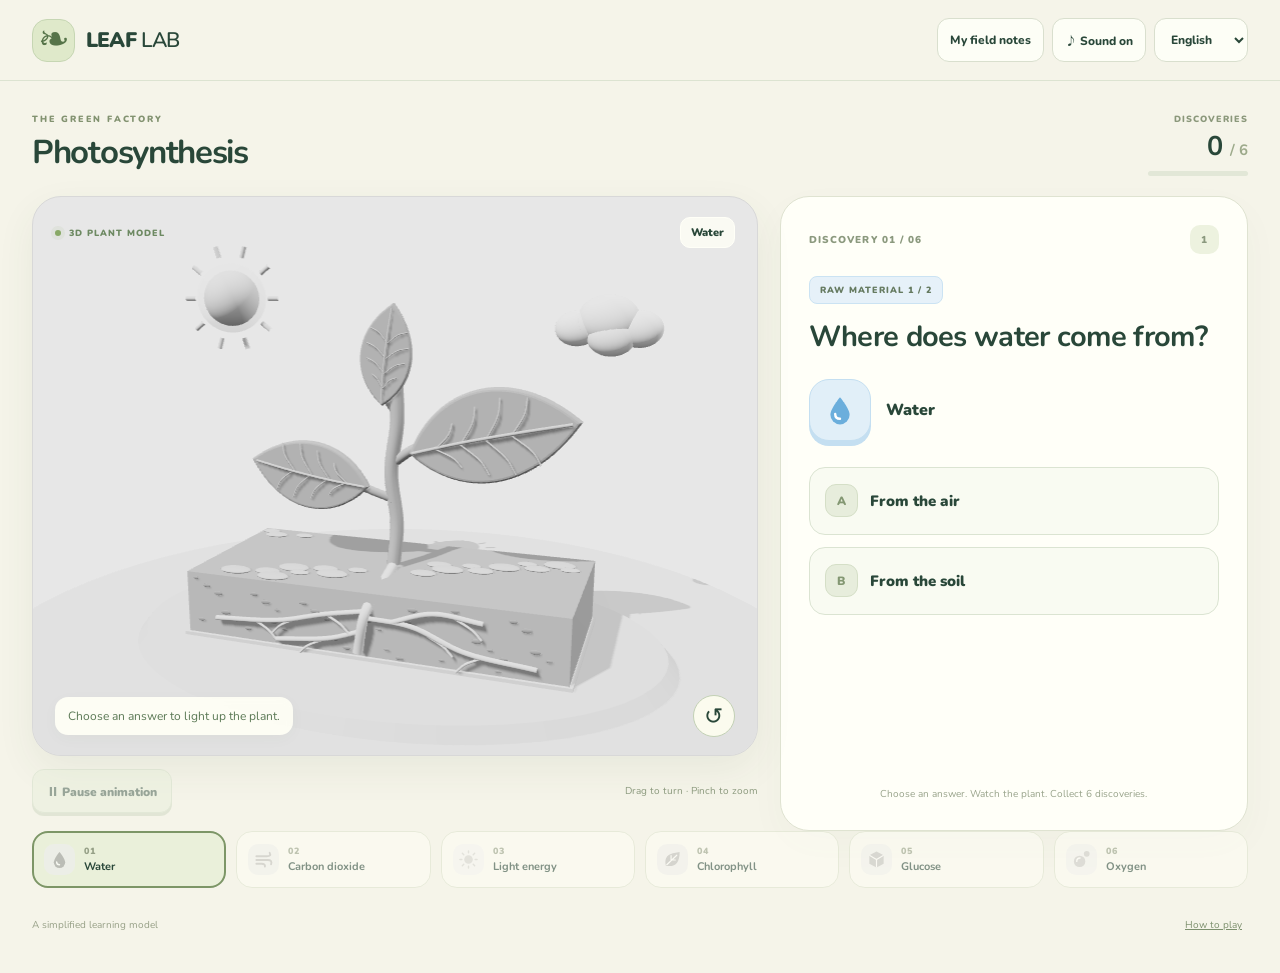
<file: photosynthesis/index.html>
<!doctype html><html lang="en"><head><meta charset="utf-8"><meta name="viewport" content="width=device-width,initial-scale=1"><meta name="theme-color" content="#f5f4e9"><meta name="description" content="A 3D photosynthesis game: discover water, carbon dioxide, light energy, chlorophyll, glucose and oxygen."><title>Leaf Lab · Photosynthesis</title><link rel="icon" href="data:image/svg+xml,%3Csvg xmlns='http://www.w3.org/2000/svg' viewBox='0 0 40 40'%3E%3Crect width='40' height='40' rx='12' fill='%23dceac8'/%3E%3Cpath d='M9 32C4 10 20 8 33 6c0 23-12 29-24 26' fill='%234c7654'/%3E%3C/svg%3E"><link rel="stylesheet" href="style.css?v=2"><script type="module" src="app.js?v=2"></script></head><body>
<header><button id="home" class="brand" aria-label="Back to start"><span class="brand-mark">❧</span><span id="brandName">LEAF <b>LAB</b></span></button><nav class="settings"><button id="summaryButton" class="utility">My field notes</button><button id="sound" class="utility" aria-pressed="true">♪ Sound on</button><select id="language" aria-label="Language / 語言"><option value="en">English</option><option value="zh">繁體中文</option></select></nav></header>
<main><div class="page-heading"><div><span id="eyebrow" class="eyebrow">THE GREEN FACTORY</span><h1 id="title">Photosynthesis</h1></div><div class="progress"><span id="progressLabel">DISCOVERIES</span><strong id="count">0 <small>/ 6</small></strong><div class="progress-line"><i id="progressFill"></i></div></div></div>
<div class="game-layout"><div class="scene-column"><section id="stage" class="stage"><div class="scene-top"><span class="live"><i></i><span id="modelLabel">3D PLANT MODEL</span></span><span id="currentChip">Water</span></div><canvas id="world" role="img" aria-label="A 3D plant showing leaves, stem, roots, soil, sunlight and air"></canvas><div id="loading">Growing your little world…</div><div id="fallback" hidden><svg viewBox="0 0 620 560" role="img" aria-label="Plant learning model"><ellipse cx="310" cy="500" rx="230" ry="22" fill="#d9dfce"/><path class="soil" d="M95 383h430v100H95Z" fill="#ad8562"/><path class="soil" d="M95 383h430v24H95Z" fill="#839956"/><g class="roots" stroke="#e9d6a0" fill="none" stroke-width="7" stroke-linecap="round"><path d="M310 370v100m0-40-105 30m105-15 112 28m-112-38-55-15m55 28 60-30"/></g><path class="stem" d="M310 395V172" stroke="#60834e" stroke-width="16" stroke-linecap="round"/><path class="leaves" d="M310 280C205 310 146 240 140 195c111-12 180 23 170 85M310 223c9-99 106-111 176-90-9 74-93 117-176 90" fill="#7fba5c" stroke="#557e46" stroke-width="4"/><path class="leaves" d="m309 278-142-67m144 12 143-74" stroke="#d7e796" fill="none" stroke-width="4"/><g id="fallbackSun"><circle cx="125" cy="105" r="37" fill="#f1c960"/><g stroke="#f1c960" stroke-width="7" stroke-linecap="round"><path d="M125 48v-12m0 126v12M67 105H55m128 0h12M84 64 75 55m91 91 9 9M84 146l-9 9m91-91 9-9"/></g></g><g class="air" fill="#edf1e6"><ellipse cx="499" cy="91" rx="57" ry="24"/><circle cx="478" cy="73" r="27"/><circle cx="511" cy="66" r="31"/></g><path class="flow flow-water" d="M189 458 310 429 310 287 405 191"/><path class="flow flow-carbon" d="M530 155Q480 200 424 204"/><path class="flow flow-light" d="m152 142 103 92m-74-95 173 70"/><circle class="pigment" cx="391" cy="191" r="18" fill="#ebd76b"/><g class="glucose" fill="#efbd6c" stroke="#bc8846" stroke-width="2"><path d="m350 280 20-10 20 10v23l-20 10-20-10Z"/><path d="m395 294 20-10 20 10v23l-20 10-20-10Z"/></g><g class="oxygen" fill="#a3dfd5"><circle cx="465" cy="246" r="14"/><circle cx="510" cy="218" r="10"/><circle cx="548" cy="176" r="7"/></g></svg></div><div class="scene-bottom"><span id="sceneCaption" role="status">Choose an answer to bring the plant to life.</span><button id="resetView" aria-label="Reset view">↺</button></div><div id="celebration" aria-hidden="true"></div></section><div class="scene-tools"><button id="replayScene" class="replay" disabled>↻ Replay animation</button><span id="gesture">Drag to turn · Pinch to zoom</span></div></div><section id="panel" aria-live="polite"></section></div>
<nav id="trail" class="trail" aria-label="Discovery trail"></nav><footer><span id="modelNote">A simplified learning model</span><button id="helpButton">How to play</button></footer></main>
<dialog id="notes"><div class="dialog-head"><h2 id="notesTitle">My field notes</h2><button id="closeNotes" class="close" aria-label="Close">×</button></div><div id="notesBody"></div></dialog><dialog id="help"><div class="dialog-head"><h2 id="helpTitle">How to play</h2><button id="closeHelp" class="close" aria-label="Close">×</button></div><div id="helpBody"></div></dialog><div id="announce" class="sr-only" role="status"></div>
</body></html>
</file>
<file: breath-lab/style.css>
@import url('https://fonts.googleapis.com/css2?family=Nunito:wght@500;600;700;800;900;1000&family=Noto+Sans+TC:wght@500;700;900&display=swap');
:root{font-family:Nunito,'Noto Sans TC',sans-serif;color:#213d4b;background:#f5f3ed;font-synthesis:none;--ink:#213d4b;--mint:#72c5bb;--coral:#efaa92;--muted:#7c8d90;--topic:#72c5bb}*{box-sizing:border-box}body{margin:0}button,select{font:inherit;color:inherit;cursor:pointer;min-height:44px;touch-action:manipulation}button{border:0}button:focus-visible,select:focus-visible{outline:3px solid #d78d49;outline-offset:3px}button:disabled{cursor:default;opacity:.4}button svg{pointer-events:none}h1,h2,h3,p{margin:0}header{max-width:1440px;margin:auto;padding:20px 36px;display:flex;align-items:center;justify-content:space-between;gap:20px;border-bottom:1px solid #dce2db}.brand{display:flex;align-items:center;gap:10px;font-size:21px;font-weight:1000;letter-spacing:-1px;background:none;padding:0}.brand span span{font-weight:600;margin-left:4px}.brand-symbol{width:40px;height:40px;background:#d6ece3;border:1px solid #b8d9cb;border-radius:13px;font-size:40px;line-height:.7;display:grid;place-items:center}.utility,select{background:#fcfcf6;border:1px solid #d9e1d6;border-radius:11px;font-weight:800;font-size:12px;padding:8px 12px}header nav{display:flex;gap:8px}main{max-width:1440px;margin:auto;padding:24px 36px}.mission-strip{display:flex;justify-content:space-between;align-items:center;margin-bottom:18px;gap:15px}.eyebrow{font-size:9px;font-weight:900;letter-spacing:1.6px;color:#7b918c}h1{font-size:30px;letter-spacing:-1px;line-height:1.3;margin-top:3px}.badge-meter{text-align:right}.badge-meter>span{font-size:9px;letter-spacing:1px;color:#7c8d85;font-weight:900}.badge-meter strong{display:block;font-size:26px}.badge-meter small{font-size:15px;color:#9aaba1}.layout{display:grid;grid-template-columns:minmax(0,1.5fr) minmax(350px,1fr);gap:20px;align-items:stretch}.stage{min-width:0;position:relative;overflow:hidden;border-radius:27px;background:#e8f0ed;min-height:540px;border:1px solid #d3e3db;box-shadow:0 12px 32px #4b5a4010}#world{position:absolute;inset:0;width:100%;height:100%;touch-action:none;display:block}.stage-top,.stage-bottom{position:absolute;left:23px;right:23px;z-index:2;display:flex;justify-content:space-between;align-items:center;gap:15px;pointer-events:none}.stage-top{top:20px}.live-label{font-size:8px;letter-spacing:1px;font-weight:1000;color:#65847c;display:flex;align-items:center;gap:7px}.live-label:before{content:'';width:6px;height:6px;background:#63ae91;border-radius:50%;box-shadow:0 0 0 4px #63ae9116}#topicChip{padding:5px 9px;background:#ffffff80;border-radius:9px;font-size:10px;font-weight:800;max-width:150px}.stage-bottom{bottom:17px}#phaseLabel{font-size:12px;line-height:1.5;background:#ffffffc9;backdrop-filter:blur(6px);padding:8px 11px;border-radius:10px;max-width:83%;color:#4e716b}#resetView{pointer-events:auto;border:1px solid #abc6ba;background:#fffaf0bd;border-radius:50%;font-size:23px;width:42px;min-height:42px}.sample-labels{position:absolute;top:83px;left:20px;right:20px;display:flex;justify-content:space-between;z-index:2;pointer-events:none;gap:15px}.sample-labels>span{font-size:11px;padding:8px 11px;border-radius:30px;font-weight:900;max-width:40%;text-align:center}.sample-in{background:#d1ece6;color:#3c7c77}.sample-out{background:#f5ddd1;color:#9c604d}#panel{padding:28px;border:1px solid #dfe4da;border-radius:27px;background:#fffef8;display:flex;flex-direction:column;min-height:540px;box-shadow:0 12px 32px #4b5a4010}.kicker{font-size:10px;font-weight:900;letter-spacing:1.3px;color:#6b8c7e;margin-bottom:16px}.kicker:before{content:'';display:inline-block;width:18px;height:2px;background:var(--topic);vertical-align:middle;margin-right:8px}h2{font-size:27px;line-height:1.24;letter-spacing:-.7px}.description{font-size:14px;color:#6d8386;line-height:1.7;margin-top:13px}.topic-orb{display:grid;place-items:center;width:80px;height:80px;background:color-mix(in srgb,var(--topic) 22%,white);border:1px solid color-mix(in srgb,var(--topic) 45%,white);border-radius:24px;margin:24px 0 18px;font-size:40px;color:var(--topic);box-shadow:0 6px 0 color-mix(in srgb,var(--topic) 45%,white)}.panel-bottom{margin-top:auto;padding-top:24px}.primary{width:100%;border:1px solid #bedb91;border-radius:13px;background:#e2eeae;box-shadow:0 4px 0 #b8ce85;display:flex;align-items:center;justify-content:center;gap:12px;min-height:51px;padding:12px 15px;font-size:14px;font-weight:1000;transition:transform .15s}.primary:hover{transform:translateY(-2px);background:#e8f5b4}.primary:active{transform:translateY(2px)}.small-note{font-size:10px;line-height:1.65;color:#8d9d92;text-align:center;margin-top:13px}.selection{display:grid;grid-template-columns:1fr 1fr;gap:11px;margin-top:21px}.sample-card{padding:13px 10px;background:#f2f7f0;border:1px solid #d8e8dd;border-radius:16px;min-width:0}.sample-card.out{background:#fcf0e8;border-color:#efdccd}.sample-card h3{font-size:12px;line-height:1.4;margin-bottom:12px;text-align:center}.pick{display:block;min-height:46px;width:100%;margin-top:7px;background:#ffffffaa;border:1.5px solid #d6e1d5;border-radius:10px;font-weight:900;font-size:14px}.pick[aria-pressed=true]{background:#294e57;color:#fff;border-color:#294e57;box-shadow:0 3px 0 #173c43}.pick:hover{border-color:#294e57}.feedback{font-size:12px;color:#a6664d;line-height:1.6;min-height:35px;margin-top:14px}.hint-button,.secondary{background:#f0f3e9;border:1px solid #dce4d5;border-radius:10px;padding:9px 12px;font-size:12px;font-weight:800}.hint-button{margin-top:12px;align-self:flex-start}.hint-text{font-size:12px;color:#6a8278;line-height:1.6;margin-top:9px}.success-icon{background:#e3efb0;width:58px;height:58px;border:1px solid #c6db97;border-radius:20px;display:grid;place-items:center;font-size:33px;transform:rotate(-8deg);margin:8px 0 20px}.answer-pair{display:grid;grid-template-columns:1fr 1fr;gap:10px;margin:23px 0 0}.answer-pair>div{padding:15px 10px;border-radius:15px;text-align:center;background:#e1f1ea}.answer-pair>div:last-child{background:#f8e7dc}.answer-pair small{font-size:11px;display:block;color:#748b82;margin-bottom:7px}.answer-pair strong{font-size:24px}.result-fact{margin-top:21px;font-size:16px;line-height:1.65;font-weight:800}.button-row{display:flex;gap:9px;margin-top:12px}.button-row>*{flex:1}.breath-bar{display:flex;align-items:center;justify-content:space-between;gap:15px;margin:17px 0 24px}.breath-buttons{display:flex;gap:10px}.breath-buttons button{display:flex;align-items:center;gap:9px;border-radius:13px;padding:10px 20px;font-size:13px;font-weight:900;border:1px solid #b5dcd2;background:#d9ede7;box-shadow:0 3px 0 #afd0c5}.breath-buttons button:last-child{background:#f4dfd3;border-color:#dfbeaa;box-shadow:0 3px 0 #ddbaa4}.breath-buttons button[aria-pressed=true]{outline:3px solid #486d68;outline-offset:2px}.breath-buttons button span:first-child{font-size:21px}#gestureHint{font-size:10px;color:#81958b}.mission-tabs{display:grid;grid-template-columns:repeat(4,minmax(0,1fr));gap:12px}.mission-tab{background:#fffdf4;border:1px solid #dbe3d5;border-radius:16px;padding:14px;display:flex;align-items:center;gap:11px;text-align:left;min-width:0}.mission-tab.current{border:2px solid #65897e;padding:13px;background:#edf3e2}.mission-tab.completed{background:#e4edda}.mission-tab .icon{width:37px;height:37px;background:color-mix(in srgb,var(--color) 30%,white);color:var(--color);display:grid;place-items:center;font-size:24px;border-radius:12px;flex:none}.mission-tab small{display:block;color:#8c9b8b;font-size:9px;font-weight:800;letter-spacing:1px}.mission-tab strong{font-size:12px;line-height:1.3;display:block;margin-top:3px}footer{display:flex;justify-content:space-between;align-items:center;color:#98a295;font-size:10px;margin-top:17px;gap:15px}footer button{background:none;text-decoration:underline;font-size:10px;color:#768c7c}.end-number{font-size:59px;letter-spacing:-3px;font-weight:1000;color:#5a8776;margin:14px 0 5px}.end-number small{font-size:24px;color:#a1b0a3;letter-spacing:0}.mini-table{width:100%;border-collapse:separate;border-spacing:0;overflow:hidden;border:1px solid #d8e3d5;border-radius:14px;margin-top:20px;font-size:12px}.mini-table th,.mini-table td{text-align:center;padding:11px 8px;border-bottom:1px solid #dfe7da;line-height:1.5}.mini-table th{background:#edf2e5;font-weight:900;color:#657e70}.mini-table td:first-child{text-align:left;font-weight:800}.mini-table tr:last-child td{border-bottom:0}.mini-table td:nth-child(2){background:#f0f8f2}.mini-table td:nth-child(3){background:#fff4ea}.table-note{font-size:11px;line-height:1.7;color:#859483;margin-top:15px}dialog{border:1px solid #d6e2d4;border-radius:25px;background:#fffef6;max-width:680px;width:calc(100% - 28px);max-height:88dvh;padding:26px;color:var(--ink);box-shadow:0 24px 100px #183f4b30}dialog::backdrop{background:#1f3a4da6;backdrop-filter:blur(6px)}.dialog-head{display:flex;align-items:center;justify-content:space-between;gap:15px}.dialog-head h2{font-size:23px}.close{background:#ecf2e4;border:1px solid #d7e1cf;border-radius:50%;font-size:25px;width:42px;flex:none}.help-steps{display:grid;gap:15px;margin:23px 0}.help-steps p{background:#f0f4e8;padding:15px;border-radius:13px;font-size:14px;font-weight:700}details{font-size:11px;color:#718477;margin-top:20px;line-height:1.8}details a{color:#447a72}#loading{position:absolute;inset:0;display:grid;place-items:center;background:#e8f0ed;z-index:3;color:#7c9687;font-size:13px}#loading[hidden],#fallback[hidden]{display:none}#fallback{position:absolute;inset:40px 0 55px}#fallback svg{width:100%;height:100%}#fallbackIn,#fallbackOut{transition:height .6s,y .6s,fill .5s}#fallbackLungs{transform-box:fill-box;transform-origin:center;transition:transform 1.4s}#fallback.breath-in #fallbackLungs{transform:scale(1.12)}#fallback.breath-out #fallbackLungs{transform:scale(.9)}#confetti{position:absolute;inset:0;pointer-events:none;z-index:3;overflow:hidden}#confetti i{position:absolute;left:var(--x);top:-15px;width:7px;height:13px;background:var(--color);border-radius:2px;animation:fall 2.5s ease-out var(--delay) both}@keyframes fall{to{transform:translateY(650px) rotate(650deg);opacity:0}}.sr-only{position:absolute;width:1px;height:1px;overflow:hidden;clip:rect(0,0,0,0);white-space:nowrap}
@media(max-width:1000px){header{padding:18px 22px}main{padding:22px}.layout{grid-template-columns:minmax(0,1.25fr) minmax(320px,1fr);gap:15px}#panel{padding:23px}h2{font-size:25px}.stage,#panel{min-height:520px}.mission-tab{padding:11px}.mission-tab.current{padding:10px}}
@media(max-width:760px){header{padding:16px;flex-wrap:wrap;gap:13px}.brand{font-size:20px}header nav{margin-left:auto;gap:6px}.utility,select{font-size:11px;padding:7px 9px}main{padding:18px 16px}.mission-strip{margin-bottom:13px}.eyebrow{font-size:8px}h1{font-size:26px}.badge-meter strong{font-size:24px}.layout{grid-template-columns:1fr;gap:14px}.stage{height:420px;min-height:420px;border-radius:23px}#panel{min-height:0;padding:23px;border-radius:23px}.stage-top{left:17px;right:17px;top:17px}.sample-labels{top:63px;left:14px;right:14px}.sample-labels>span{font-size:10px;padding:7px 10px}.stage-bottom{left:15px;right:15px;bottom:13px}#phaseLabel{font-size:11px}.topic-orb{width:64px;height:64px;border-radius:19px;font-size:34px;margin:17px 0 10px}.kicker{margin-bottom:12px}.description{font-size:13px}.panel-bottom{padding-top:18px}.selection{margin-top:16px}.breath-bar{margin:18px 0;align-items:center}.breath-buttons{gap:8px}.breath-buttons button{padding:8px 12px;font-size:12px}#gestureHint{font-size:9px;max-width:102px;text-align:right}.mission-tabs{grid-template-columns:repeat(2,minmax(0,1fr));gap:9px}.mission-tab strong{font-size:12px}.mission-tab small{font-size:8px}.mission-tab .icon{width:32px;height:32px;font-size:21px}.mini-table{font-size:11px}.mini-table th,.mini-table td{padding:10px 5px}.dialog-head h2{font-size:21px}dialog{padding:20px}footer{font-size:9px}.success-icon{width:49px;height:49px;font-size:27px;margin:4px 0 14px}}
@media(max-width:430px){header nav{width:100%;justify-content:flex-end}header{gap:8px}.stage{height:365px;min-height:365px}.live-label{font-size:7px}#topicChip{font-size:9px;max-width:115px}.sample-labels{top:57px}.breath-buttons button{font-size:11px;padding:8px 10px}.breath-buttons button span:first-child{font-size:17px}#gestureHint{max-width:80px;font-size:8px}.answer-pair strong{font-size:22px}h2{font-size:25px}.badge-meter>span{font-size:8px}}
@media(prefers-reduced-motion:reduce){*,*:before,*:after{scroll-behavior:auto!important;transition:none!important;animation:none!important}}

.scene-column{min-width:0;display:flex;flex-direction:column}.scene-column .stage{flex:1}.scene-column .breath-bar{margin:14px 0 0}.mission-tabs{margin-top:21px}.stage{scroll-margin-top:12px}@media(max-width:760px){.scene-column .stage{flex:none}.scene-column .breath-bar{margin:12px 0 3px}}
</file>
<file: gas-city/style.css>
:root{--ink:#112d38;--muted:#607278;--cream:#f7f5e9;--lime:#e8f78d;--teal:#53c7b5;--line:#dbe2d8;--coral:#ff8d75;--shadow:0 12px 32px #112d380b;color-scheme:light;font-family:'Avenir Next','Trebuchet MS','PingFang TC',system-ui,sans-serif;color:var(--ink);background:#f2f3e9;font-synthesis:none}
*{box-sizing:border-box}body{margin:0}button,select{font:inherit}button,a,select{-webkit-tap-highlight-color:transparent}button{cursor:pointer;border:0}button:disabled{cursor:default}button:focus-visible,select:focus-visible,a:focus-visible{outline:3px solid #e47537;outline-offset:4px}button{touch-action:manipulation}a{color:#206f66}button,select{min-height:44px}button{color:inherit}h1,h2,h3,p{margin:0}button svg{pointer-events:none}button:disabled{opacity:.55}.topbar{max-width:1500px;margin:auto;display:flex;align-items:center;justify-content:space-between;padding:24px 38px;border-bottom:1px solid #d8e0d5;gap:20px}.brand{display:flex;align-items:center;gap:13px;background:none;text-align:left;padding:0;font-size:25px;font-weight:900;letter-spacing:-1.2px}.brand-light{font-weight:500}.brand small{display:block;font-size:8px;letter-spacing:1.6px;margin-top:2px;font-weight:800}.brand-orbit{display:block;position:relative;width:42px;height:42px;border:2px solid var(--ink);border-radius:50%;background:var(--lime)}.brand-orbit:before{content:'';position:absolute;inset:9px -6px;border:2px solid var(--ink);border-radius:50%;transform:rotate(-35deg)}.brand-orbit i{position:absolute;right:1px;top:5px;width:8px;height:8px;background:var(--ink);border:2px solid var(--cream);border-radius:50%}.nav-actions{display:flex;align-items:center;gap:9px}.nav-button,.language{display:flex;gap:7px;align-items:center;border:1px solid #cbd8cc;border-radius:13px;background:transparent;padding:9px 14px;font-size:12px;font-weight:800}.nav-button:hover{background:white}.nav-button span:first-child{font-size:18px}.language{padding-right:8px}.language select{border:none;background:none;min-height:25px;color:var(--ink);font-size:12px;font-weight:800;max-width:115px}main{max-width:1500px;margin:auto;padding:28px 38px 18px}.dashboard-head{display:flex;justify-content:space-between;align-items:center;margin-bottom:24px;gap:16px}.eyebrow{font-size:9px;letter-spacing:1.6px;font-weight:900;color:#718077;line-height:1.6}h1{font-size:clamp(23px,2.6vw,35px);line-height:1.15;letter-spacing:-1.3px;margin-top:7px}.scoreboard{display:flex;align-items:center;gap:22px}.scoreboard>div:first-child{text-align:right}.scoreboard span{font-size:9px;letter-spacing:1.5px;font-weight:800}.scoreboard strong{display:block;font-size:23px;line-height:1.5}.scoreboard small{font-size:13px;color:#81928c;font-weight:500}.scoreboard i{font-style:normal;color:#d48d2b}.progress-ring{--progress:0%;width:56px;height:56px;border-radius:50%;background:conic-gradient(var(--teal) var(--progress),#dce5db 0);display:grid;place-items:center;position:relative}.progress-ring:before{content:'';position:absolute;inset:5px;border-radius:50%;background:#f2f3e9}.progress-ring span{position:relative;letter-spacing:0;font-size:13px}.game-layout{display:grid;grid-template-columns:minmax(0,1.43fr) minmax(340px,1fr);gap:22px;align-items:stretch}.world-card{position:relative;min-width:0;min-height:535px;background:radial-gradient(ellipse at 48% 35%,#245467,#122d39 70%);border-radius:24px;overflow:hidden;box-shadow:var(--shadow);isolation:isolate}#world{width:100%;height:100%;position:absolute;inset:0;display:block;touch-action:none;outline:0}.world-top{position:absolute;inset:23px 25px auto;z-index:2;display:flex;justify-content:space-between;align-items:center;pointer-events:none}.live-pill{display:flex;align-items:center;gap:7px;background:#ffffff0f;border:1px solid #ffffff1e;padding:7px 10px;border-radius:30px;color:#e6f5dd;font-size:9px;font-weight:800;letter-spacing:1.1px}.live-pill i{width:5px;height:5px;border-radius:50%;background:var(--lime);box-shadow:0 0 10px var(--lime)}.world-number{font-size:11px;color:#9bbabb;letter-spacing:2px}.world-bottom{position:absolute;inset:auto 24px 20px;display:flex;align-items:center;justify-content:space-between;gap:12px;z-index:2;pointer-events:none}.world-bottom>span{max-width:80%;font-size:11px;color:#d3e8e1;background:#102c39b0;padding:7px 11px;border-radius:8px;line-height:1.5;backdrop-filter:blur(8px)}.camera-button{pointer-events:auto;flex:none;border:1px solid #ffffff2d;border-radius:50%;background:#183a45a0;color:#dfeede;font-size:22px;width:42px;min-height:42px}.camera-button:hover{background:#456f76}.loading{position:absolute;inset:0;display:flex;flex-direction:column;align-items:center;justify-content:center;color:#dceadf;gap:22px;background:#112d38;z-index:4;font-size:13px}.loading[hidden]{display:none}.loader-orbit{width:50px;height:50px;border:2px solid #53717c;border-top-color:var(--lime);border-radius:50%;animation:spin 1.3s linear infinite}@keyframes spin{to{transform:rotate(360deg)}}.fallback{position:absolute;inset:40px 0 50px;display:flex;flex-direction:column;align-items:center;justify-content:center;color:#dbeee6;text-align:center;padding:24px}.fallback[hidden]{display:none}.fallback-art{width:100%;flex:1;min-height:0;display:flex;align-items:center;justify-content:center;font-size:100px;color:var(--lime)}.fallback-art svg{max-height:100%;width:100%}.fallback h2{font-size:18px}.fallback p{font-size:11px;max-width:320px;margin-top:6px}.mission-panel{background:#fffef6;border:1px solid #dee4d9;border-radius:24px;padding:28px;display:flex;flex-direction:column;position:relative;min-width:0;box-shadow:var(--shadow);min-height:535px}.panel-kicker{font-size:10px;text-transform:uppercase;letter-spacing:1.3px;font-weight:800;display:flex;align-items:center;gap:9px;color:#53766b;margin-bottom:17px}.panel-kicker:before{content:'';width:18px;height:2px;background:var(--teal)}.mission-panel h2{font-size:clamp(24px,2.4vw,33px);line-height:1.17;letter-spacing:-.9px;max-width:380px}.panel-description{font-size:13px;line-height:1.8;color:var(--muted);margin-top:15px}.intro-pills{display:flex;gap:8px;margin:18px 0;flex-wrap:wrap}.intro-pills span{padding:7px 10px;border-radius:9px;background:#edf1e6;font-size:10px;font-weight:800}.intro-steps{display:flex;flex-direction:column;gap:15px;margin:9px 0 24px}.intro-step{display:flex;align-items:center;gap:12px}.step-num{display:grid;place-items:center;border-radius:50%;width:28px;height:28px;flex:none;background:#e9eee3;color:#4c726a;font-size:11px;font-weight:800}.intro-step strong{font-size:12px;display:block}.intro-step small{font-size:11px;color:#7b8980;display:block;margin-top:2px}.primary{width:100%;display:flex;justify-content:center;align-items:center;gap:12px;font-weight:900;font-size:13px;border-radius:12px;padding:15px 18px;background:var(--lime);border:1px solid #d3df88;box-shadow:0 4px 0 #c6d777;transition:transform .15s,box-shadow .15s;min-height:49px}.primary:hover{background:#ecff91;transform:translateY(-2px);box-shadow:0 6px 0 #c6d777}.primary:active{transform:translateY(2px);box-shadow:0 2px 0 #c6d777}.primary span{font-size:19px}.secondary{background:#edf2e8;border:1px solid #dce5d5;border-radius:10px;font-size:12px;font-weight:800;padding:11px 15px}.secondary:hover{background:#e0ebdb}.panel-bottom{margin-top:auto;padding-top:20px}.small-note{font-size:10px;color:#89988d;line-height:1.6;margin-top:15px;text-align:center}.step-heading{display:flex;align-items:center;justify-content:space-between;gap:8px;margin-bottom:15px}.step-dots{display:flex;gap:5px}.step-dots i{width:20px;height:4px;border-radius:8px;background:#dfe7da}.step-dots i.on{background:var(--teal)}.step-heading .panel-kicker{margin:0}.panel-question{font-size:13px;color:#52696a;line-height:1.7;margin:13px 0 18px}.gas-grid{display:grid;grid-template-columns:repeat(3,1fr);gap:9px}.gas-card{--gas:#9fc3fa;border:1.5px solid #d9e2d7;background:#fbfcf5;border-radius:14px;min-height:94px;display:flex;flex-direction:column;align-items:center;justify-content:center;gap:7px;padding:12px 5px;transition:transform .17s,border-color .17s,background .17s;position:relative}.gas-card:hover{border-color:var(--ink);transform:translateY(-3px);background:#fff}.gas-card strong{background:var(--gas);width:44px;height:40px;border-radius:11px;display:grid;place-items:center;font-size:22px;font-weight:900;letter-spacing:-.8px}.gas-card span{font-size:10px;font-weight:800;line-height:1.2;text-align:center}.gas-card.correct{border-color:#1b9b76;background:#e8f7e4}.gas-card.wrong{border-color:#e38b72;background:#fff0e5;animation:shake .35s}.gas-card:disabled{opacity:.45}.gas-card.correct:disabled{opacity:1}.feedback{font-size:12px;line-height:1.6;padding:12px 14px;margin-top:15px;border-radius:11px;background:#fff0d8;color:#8b5734}.feedback.good{background:#e6f4df;color:#29725c}.feedback:empty{display:none}.reason-list{display:grid;gap:9px}.reason{display:flex;align-items:center;gap:11px;text-align:left;border:1.5px solid #dce3d6;background:#fbfcf7;border-radius:12px;padding:12px;min-height:61px;font-size:12px;line-height:1.55;font-weight:700;transition:background .15s,transform .15s}.reason:hover{background:#edf5e4;transform:translateX(2px)}.reason .letter{font-size:10px;display:grid;place-items:center;width:25px;height:25px;border-radius:8px;background:#edf1e4;flex:none;color:#698075}.reason.wrong{border-color:#df9279;background:#fff1e8}.reason.correct{border-color:#2aa481;background:#e5f5dc}.observation-label{display:flex;align-items:center;gap:8px;color:#56806e;font-size:11px;margin-bottom:16px}.observation-label .gas-tag{border-radius:7px;background:var(--gas,#dff0d1);padding:4px 8px;font-size:13px;font-weight:900;color:var(--ink)}.success-seal{width:65px;height:65px;margin:0 0 15px;display:grid;place-items:center;border-radius:20px;background:var(--lime);font-size:33px;transform:rotate(-8deg);border:1px solid #d2df85;box-shadow:5px 5px 0 #e8ede1}.success-stars{display:flex;gap:6px;margin:13px 0;color:#d7b04f;font-size:26px}.success-stars .empty{color:#dfe5da}.fact-box{font-size:11px;line-height:1.7;margin:16px 0;padding:13px 14px;border:1px dashed #c6d7be;border-radius:12px;background:#f4f7ed;color:#526e5f}.fact-box strong{display:block;font-size:9px;letter-spacing:1px;margin-bottom:4px;color:#4d775f}.button-row{display:flex;gap:8px;margin-top:11px}.button-row>*{flex:1}.end-score{font-size:55px;letter-spacing:-3px;line-height:1.2;font-weight:900;margin:17px 0 3px}.end-score small{font-size:19px;letter-spacing:0;color:#8ca08e}.end-score .end-star{font-size:32px;color:#dbad43;margin-left:9px}.stat-row{display:flex;gap:10px;margin:16px 0}.stat-row div{flex:1;padding:11px;background:#f0f3e8;border-radius:11px}.stat-row b{display:block;font-size:20px}.stat-row small{font-size:9px;color:#718477}.map-heading{margin:25px 0 14px;display:flex;align-items:center;justify-content:space-between;gap:14px}.map-heading>div{display:flex;align-items:center;gap:8px}.map-heading h2{font-size:12px;letter-spacing:-.1px}.map-heading span:not(.tiny-dot){font-size:10px;color:#8a978c;margin-left:8px}.map-heading p{font-size:10px;color:#81968b}.tiny-dot{width:5px;height:5px;border-radius:50%;background:#60b69e}.mission-map{display:grid;grid-template-columns:repeat(7,minmax(0,1fr));gap:10px}.map-stop{display:flex;align-items:center;gap:9px;padding:13px 10px;border:1px solid #d9e3d5;border-radius:14px;background:#f9fbf2;text-align:left;position:relative;min-height:73px;transition:transform .15s,background .15s}.map-stop:hover{transform:translateY(-3px);background:#fff}.map-stop.current{border:2px solid #507f70;padding:12px 9px;background:#ebf2de}.map-stop.complete{background:#e7efdb}.map-icon{width:31px;height:35px;flex:none;display:grid;place-items:center;border-radius:10px;color:#315b54;font-size:20px}.map-icon svg{width:32px;height:32px}.map-copy{min-width:0}.map-copy small{display:block;font-size:8px;letter-spacing:1.5px;font-weight:800;color:#93a08e;margin-bottom:4px}.map-copy strong{font-size:10px;line-height:1.4;display:block}.map-stars{font-size:9px;color:#b48d33;letter-spacing:1px;margin-top:3px}.complete .map-copy small{color:#4f866a}footer{display:flex;align-items:center;justify-content:space-between;margin-top:18px;color:#8b9b8c;font-size:9px;gap:16px}.footer-link{background:none;font-size:10px;text-decoration:underline;color:#697f6f;padding:0;min-height:30px}dialog{border:none;border-radius:24px;background:#fffef7;max-width:860px;width:calc(100% - 36px);max-height:88dvh;padding:28px;color:var(--ink);box-shadow:0 30px 100px #091f3155}dialog::backdrop{background:#061e29b8;backdrop-filter:blur(8px)}.dialog-top{display:flex;align-items:center;justify-content:space-between;gap:15px;margin-bottom:22px}.dialog-top h2{font-size:26px;letter-spacing:-1px;margin-top:4px}.close-button{width:40px;height:40px;min-height:40px;background:#edf2e5;border:1px solid #dae4cf;border-radius:50%;font-size:25px;flex:none}.guide-intro{font-size:12px;color:#658070;line-height:1.7;margin-bottom:20px}.guide-grid{display:grid;grid-template-columns:1fr 1fr;gap:13px}.guide-card{border:1px solid #dce4d4;border-radius:15px;padding:17px}.guide-card header{display:flex;align-items:center;gap:10px;margin-bottom:10px}.guide-formula{font-size:24px;display:grid;place-items:center;min-width:48px;height:48px;border-radius:12px;background:var(--gas);font-weight:900}.guide-card h3{font-size:15px}.guide-card .guide-use{font-size:11px;color:#7d8b7d;margin-top:3px}.guide-card p{font-size:11px;line-height:1.75;color:#52695b}.guide-card .detail{padding-top:9px;margin-top:10px;border-top:1px solid #e6eddf;color:#7e8b7a;font-size:10px}.guide-card a{font-size:9px;display:inline-block;margin-top:10px}.how-list{display:grid;gap:20px}.how-list .intro-step{align-items:flex-start}.how-list strong{font-size:15px}.how-list small{font-size:12px;line-height:1.8}.how-note{padding:16px;background:#eff4e6;font-size:12px;line-height:1.8;border-radius:12px;margin-top:22px}.review-list{display:grid;gap:10px;margin:14px 0}.review-item{display:flex;align-items:center;gap:10px;border:1px solid #dce5d3;border-radius:12px;padding:12px}.review-item strong{display:block;font-size:13px}.review-item small{font-size:11px;color:#69806c}.review-item>span:first-child{font-size:21px;min-width:45px;align-self:stretch;display:grid;place-items:center;border-radius:8px;background:var(--gas)}.review-item>span:last-child{margin-left:auto;color:#a18b39;font-size:13px;flex:none}.sr-only{position:absolute;width:1px;height:1px;padding:0;margin:-1px;overflow:hidden;clip:rect(0,0,0,0);white-space:nowrap;border:0}#confetti{position:absolute;inset:0;pointer-events:none;z-index:4;overflow:hidden}#confetti i{position:absolute;top:-20px;left:var(--x);width:7px;height:13px;border-radius:2px;animation:confetti 2.3s ease-out var(--delay) both;transform:rotate(var(--rot))}@keyframes confetti{to{transform:translateY(700px) rotate(650deg);opacity:0}}@keyframes shake{25%,75%{transform:translateX(-4px)}50%{transform:translateX(4px)}}.pulse-dot{width:7px;height:7px;background:#51ac8a;border-radius:50%;animation:pulse 1s ease-in-out infinite}@keyframes pulse{50%{opacity:.4;transform:scale(.7)}}
@media(min-width:1500px){.world-card,.mission-panel{min-height:580px}}
@media(max-width:1100px){.topbar{padding:20px 24px}main{padding:25px 24px}.game-layout{gap:16px;grid-template-columns:minmax(0,1.2fr) minmax(330px,1fr)}.mission-panel{padding:22px}.mission-map{gap:7px}.map-stop{flex-direction:column;align-items:flex-start;gap:5px;padding:10px}.map-stop.current{padding:9px}.map-copy strong{font-size:10px}.map-icon{width:28px;height:28px}.map-icon svg{width:28px;height:28px}.mission-panel h2{font-size:27px}.gas-card{min-height:91px}.panel-question{font-size:12px}}
@media(max-width:760px){.topbar{padding:16px 17px;gap:13px;flex-wrap:wrap}.brand{font-size:22px}.brand small{font-size:7px;letter-spacing:1px}.brand-orbit{width:35px;height:35px}.nav-actions{gap:6px;margin-left:auto}.nav-button,.language{padding:7px 9px;font-size:10px;border-radius:10px;min-height:38px}.nav-button span:first-child{font-size:15px}.language{gap:3px}.language select{font-size:11px;max-width:92px}.nav-button#guideButton span:first-child{display:none}.dashboard-head{margin-bottom:18px;align-items:center}.dashboard-head .eyebrow{font-size:7px;letter-spacing:1px}main{padding:21px 17px 18px}h1{font-size:24px;max-width:250px;letter-spacing:-.8px;margin-top:5px}.scoreboard{gap:10px}.scoreboard span{font-size:7px}.scoreboard strong{font-size:20px}.progress-ring{width:44px;height:44px}.progress-ring span{font-size:11px}.game-layout{grid-template-columns:1fr;gap:13px}.world-card{height:350px;min-height:0;border-radius:20px}.world-top{inset:16px 17px auto}.world-bottom{inset:auto 16px 14px}.world-bottom>span{font-size:10px}.live-pill{font-size:8px}.world-number{font-size:9px}.mission-panel{min-height:0;padding:23px;border-radius:20px}.mission-panel h2{font-size:27px;max-width:none}.panel-description{font-size:13px;margin-top:10px}.intro-steps{flex-direction:row;gap:13px;margin:10px 0 20px}.intro-step{gap:7px;align-items:flex-start;flex:1}.intro-step strong{font-size:10px}.intro-step small{font-size:9px;line-height:1.5}.step-num{width:23px;height:23px;font-size:9px}.intro-pills{margin:14px 0}.panel-bottom{padding-top:14px}.gas-grid{gap:9px}.gas-card{min-height:91px}.gas-card span{font-size:11px}.panel-question{font-size:13px;max-width:600px}.mission-map{display:flex;gap:9px;overflow-x:auto;scroll-snap-type:x proximity;padding-bottom:10px}.map-stop{flex:0 0 117px;min-height:91px;scroll-snap-align:start;display:flex;flex-direction:row;align-items:center;padding:12px 9px;gap:6px}.map-stop.current{padding:11px 8px}.map-copy strong{font-size:10px}.map-heading{margin-top:22px;margin-bottom:12px;align-items:flex-start}.map-heading>div{flex-wrap:wrap;gap:7px}.map-heading span:not(.tiny-dot){display:none}.map-heading p{font-size:8px;max-width:130px;text-align:right;line-height:1.5}.how-list .intro-step{align-items:flex-start}.how-list .intro-step strong{font-size:14px}.how-list .intro-step small{font-size:12px}.how-list .step-num{width:27px;height:27px}.success-seal{width:49px;height:49px;font-size:25px;margin-bottom:12px}.success-stars{margin:10px 0;font-size:23px}.end-score{font-size:42px}.fact-box{margin:12px 0}.reason{min-height:60px}.guide-grid{grid-template-columns:1fr}dialog{padding:21px;width:calc(100% - 24px)}.dialog-top h2{font-size:23px}.fallback-art{max-height:215px}.fallback p{font-size:10px}}
@media(max-width:430px){.topbar{gap:10px}.nav-actions{width:100%;justify-content:flex-end}.brand{margin-bottom:2px}.nav-button,.language{min-height:37px}.world-card{height:300px}.dashboard-head{gap:10px}h1{font-size:22px;max-width:230px}.progress-ring{display:none}.scoreboard strong{font-size:20px}.scoreboard small{font-size:10px}.mission-panel{padding:20px}.panel-kicker{font-size:9px}.intro-steps{gap:10px}.intro-step{display:block}.intro-step .step-num{margin-bottom:7px}.intro-step strong{font-size:11px}.intro-step small{font-size:9px}.gas-card{min-height:88px}.map-heading p{max-width:110px}.world-bottom>span{max-width:83%}footer{font-size:8px}.small-note{font-size:9px}}
@media(prefers-reduced-motion:reduce){*,*:before,*:after{animation-duration:.001ms!important;animation-iteration-count:1!important;transition:none!important}html{scroll-behavior:auto!important}}

.use-reveal{margin:24px 0;background:color-mix(in srgb,var(--gas) 20%,white);border:1px solid color-mix(in srgb,var(--gas) 40%,white);border-radius:20px;padding:22px;display:grid;grid-template-columns:auto 1fr;align-items:center;gap:14px}.use-reveal>strong{font-size:20px}.use-reveal p{grid-column:1/-1;margin:0;font-size:21px;font-weight:700;line-height:1.5;color:var(--ink)}.badge-collection{display:flex;gap:10px;flex-wrap:wrap;margin:20px 0}.badge-collection>span{width:52px;height:52px;padding:10px;border-radius:15px}.badge-collection svg{width:100%;height:100%}

.gas-card{padding:12px 7px;min-height:100px}.gas-card strong{width:auto;max-width:100%;height:auto;min-height:44px;padding:10px 8px;border-radius:11px;font-size:16px;line-height:1.2;text-align:center;overflow-wrap:normal}.gas-dot{width:24px;height:24px;border-radius:50%;background:var(--gas);display:block;flex:none}.use-reveal{grid-template-columns:24px 1fr}@media(max-width:430px){.gas-grid{grid-template-columns:repeat(2,minmax(0,1fr))}.gas-card strong{font-size:17px}.gas-card{min-height:86px}.gas-card span{font-size:12px}}

.dashboard-head{justify-content:flex-end;margin-bottom:14px}
</file>
<file: gas-test-lab/styles.css>
@import url('https://fonts.googleapis.com/css2?family=DM+Sans:wght@400;500;600;700;800&family=Noto+Sans+TC:wght@400;500;600;700;800;900&display=swap');
:root{font-family:'DM Sans','Noto Sans TC',sans-serif;color:#12283a;background:#eef3f3;font-synthesis:none}*{box-sizing:border-box}html{scroll-behavior:smooth}body{margin:0;min-width:320px}button{font:inherit;cursor:pointer}button:focus-visible,a:focus-visible{outline:3px solid #ffae58;outline-offset:3px}.page-shell{max-width:1500px;margin:auto;min-height:100vh}.topbar{height:82px;padding:0 clamp(22px,5vw,78px);display:flex;align-items:center;justify-content:space-between;background:#0b1d2c;color:#fff}.brand{text-decoration:none;color:#fff;font-weight:900;font-size:19px;letter-spacing:-.04em;display:flex;align-items:center;gap:12px}.brand-mark{width:34px;height:34px;background:#b7f0db;color:#0b1d2c;display:grid;place-items:center;border-radius:10px;font-size:24px}.brand-dot{color:#60d5bb}.top-actions{display:flex;align-items:center;gap:23px}.text-button{background:transparent;border:0;color:#d8e8e9;font-weight:700;font-size:13px;padding:8px 0}.text-button:hover{color:#78e0c4}.hero{min-height:420px;background:#0b1d2c;display:grid;grid-template-columns:1.15fr .85fr;position:relative;overflow:hidden;padding:38px clamp(22px,5vw,78px) 78px}.hero:before{content:"";position:absolute;width:650px;height:650px;border-radius:50%;background:radial-gradient(circle,#1f766f55 0%,transparent 66%);right:-190px;top:-220px}.hero-copy{position:relative;z-index:2;padding-top:34px}.eyebrow,.section-kicker{font-size:11px;letter-spacing:.2em;font-weight:900;color:#72dabb}.eyebrow{display:flex;align-items:center;gap:9px}.eyebrow-dot,.live-dot{height:8px;width:8px;border-radius:50%;background:#67d6bb;box-shadow:0 0 0 4px #67d6bb2b}.hero h1{font-size:clamp(46px,5.4vw,78px);line-height:1.15;margin:25px 0 18px;color:#fff;font-weight:900;letter-spacing:-.07em}.hero h1 em{font-style:normal;color:#83e0c5}.lead{color:#c0d3d8;font-size:clamp(15px,1.35vw,18px);line-height:1.9;max-width:550px;margin:0}.hero-chips{display:flex;gap:9px;margin-top:27px;flex-wrap:wrap}.hero-chips span{border:1px solid #64838c88;border-radius:100px;padding:8px 13px;color:#d2e4e5;font-size:12px;font-weight:700}.hero-visual{position:relative;min-height:330px}.visual-ring{position:absolute;border:1px solid #7ccab949;border-radius:50%;left:50%;top:45%;transform:translate(-50%,-50%)}.ring-one{width:390px;height:390px}.ring-two{width:520px;height:520px}.hero-flask{position:absolute;height:270px;left:50%;top:49%;transform:translate(-50%,-50%);filter:drop-shadow(0 25px 30px #0007);animation:float 5s ease-in-out infinite}.visual-orb{position:absolute;border-radius:50%;background:#9cead9;box-shadow:0 0 20px #9cead998}.orb-one{width:12px;height:12px;left:20%;top:45%}.orb-two{width:8px;height:8px;right:19%;top:22%}.orb-three{width:17px;height:17px;right:25%;bottom:17%;opacity:.6}.visual-label{position:absolute;background:#17374a;border:1px solid #408b91;border-radius:12px;color:#e4faff;font-size:18px;font-weight:800;padding:11px 14px;box-shadow:0 12px 22px #0003}.visual-label-a{top:12%;left:17%;transform:rotate(-8deg)}.visual-label-b{bottom:15%;right:13%;transform:rotate(7deg)}@keyframes float{50%{transform:translate(-50%,-53%)}}
main{padding-bottom:45px}.game-card{position:relative;margin:-44px clamp(16px,5vw,78px) 0;background:white;border-radius:22px;box-shadow:0 25px 65px #1738471a;overflow:hidden;z-index:4}.game-topline{padding:30px 38px 22px;display:flex;align-items:center;justify-content:space-between}.game-topline h2{margin:5px 0 0;font-size:23px;letter-spacing:-.04em}.score-pill{border:1px solid #d8e7e6;background:#f5faf8;padding:10px 16px;border-radius:100px;font-size:13px;font-weight:700}.score-pill strong{font-size:20px;margin-left:7px;color:#167e71}.score-pill span{color:#78909a}.progress-area{padding:0 38px 24px}.progress-meta{display:flex;justify-content:space-between;color:#6c8190;font-size:12px;font-weight:800;margin-bottom:10px}.progress-track{height:7px;background:#e8f1ef;border-radius:20px;overflow:hidden}.progress-fill{height:100%;width:0;background:linear-gradient(90deg,#32ac9a,#92e5b9);border-radius:20px;transition:width .5s}.view{display:none}.view.active{display:block}.intro-view{text-align:center;padding:52px 22px 63px;border-top:1px solid #e6eeee}.intro-icon{width:74px;height:74px;border-radius:22px;background:#def5eb;color:#18806f;display:grid;place-items:center;font-size:39px;margin:auto}.intro-view h3{font-size:28px;margin:24px 0 9px;letter-spacing:-.04em}.intro-view p{max-width:550px;margin:0 auto 25px;line-height:1.8;color:#697f8b}.primary-button{border:0;background:#123a3e;color:white;padding:15px 24px;border-radius:12px;font-weight:800;box-shadow:0 8px 17px #104f4928;transition:transform .2s,background .2s}.primary-button:hover{background:#176459;transform:translateY(-2px)}.primary-button span{margin-left:17px}.intro-view .small-note{font-size:12px;margin:20px auto 0;color:#91a0a6}.play-view{border-top:1px solid #e6eeee;padding:25px 38px 36px}.round-header{display:flex;justify-content:space-between;align-items:end;margin-bottom:22px}.round-badge{display:inline-block;background:#dcf5e9;color:#237b69;border-radius:7px;padding:6px 9px;font-size:10px;font-weight:900;letter-spacing:.08em}.round-header h3{font-size:32px;margin:9px 0 0;line-height:1.25}.formula{margin:1px 0;color:#708b97;font-size:14px;font-weight:800;letter-spacing:.05em}.round-number{font-size:72px;line-height:.9;font-weight:900;letter-spacing:-.08em;color:#eaf1f0}.workbench{display:grid;grid-template-columns:minmax(0,1fr) minmax(320px,.9fr);gap:24px}.lab-screen{min-height:400px;border-radius:16px;background:radial-gradient(circle at 50% 45%,#e7f8f5 0%,#edf6f5 50%,#dfeced 100%);position:relative;overflow:hidden;border:1px solid #d9e9e7;display:flex;flex-direction:column}.lab-screen:before{content:"";position:absolute;inset:0;background-image:linear-gradient(#a9c7c52a 1px,transparent 1px),linear-gradient(90deg,#a9c7c52a 1px,transparent 1px);background-size:24px 24px;mask-image:linear-gradient(transparent,#000 45%)}.lab-screen-top{position:relative;z-index:2;display:flex;align-items:center;gap:9px;font-size:10px;font-weight:900;letter-spacing:.15em;color:#698995;padding:16px 18px}.live-dot{width:6px;height:6px}.replay-button{margin-left:auto;border:0;background:#fff9;color:#1b776d;border-radius:7px;padding:6px 8px;font-size:11px;font-weight:800}.scene{position:relative;z-index:1;min-height:280px;flex:1;display:grid;place-items:center}.scene svg{height:255px;width:min(100%,430px);overflow:visible}.scene-caption{position:relative;z-index:2;min-height:48px;text-align:center;background:#fff9;border-top:1px solid #dceae8;padding:13px 12px;color:#45626c;font-size:12px;font-weight:700}.question-panel{padding:9px 0;display:flex;flex-direction:column}.question-step{font-size:11px;color:#168875;font-weight:900;letter-spacing:.15em}.question-panel h4{font-size:24px;line-height:1.35;margin:10px 0 7px}.question-help{color:#768c98;font-size:13px;line-height:1.6;margin:0 0 18px}.choices{display:grid;gap:10px}.choice{width:100%;text-align:left;background:#fff;border:1px solid #d9e6e7;border-radius:12px;padding:12px 16px;display:flex;align-items:center;gap:13px;color:#1a3343;min-height:57px;font-weight:700;line-height:1.5;transition:border .2s,background .2s,transform .2s}.choice:hover:not(:disabled){border-color:#4ebdab;background:#f5fcf9;transform:translateX(3px)}.choice:disabled{cursor:default}.choice.correct{background:#e7f8ed;border-color:#58bb90}.choice.wrong{background:#fff0eb;border-color:#ec937e;animation:shake .3s}.choice-letter{width:26px;height:26px;min-width:26px;border:1px solid #ccdedd;border-radius:8px;display:grid;place-items:center;color:#5c8390;font-size:11px;font-weight:900}.choice.correct .choice-letter{background:#2fa482;color:white;border-color:#2fa482}.choice.wrong .choice-letter{background:#e27662;color:white;border-color:#e27662}.feedback{min-height:36px;padding-top:11px;color:#c45c46;font-size:12px;font-weight:700;line-height:1.5}.feedback.good{color:#1c8a72}@keyframes shake{25%{transform:translateX(4px)}75%{transform:translateX(-4px)}}
.result-view,.end-view{text-align:center;padding:51px 24px 57px;border-top:1px solid #e6eeee}.result-star,.trophy{width:76px;height:76px;border-radius:50%;background:#dff6e9;color:#24a47d;font-size:48px;display:grid;place-items:center;margin:auto}.result-kicker{color:#178870;font-size:12px;letter-spacing:.15em;font-weight:900;margin-top:24px}.result-view h3,.end-view h3{font-size:32px;letter-spacing:-.04em;margin:10px 0}.result-view p{max-width:620px;line-height:1.8;color:#546d78;margin:0 auto 18px}.result-fact{background:#f4faf8;border-left:3px solid #6acba7;color:#456a68;padding:15px 20px;text-align:left;max-width:620px;margin:0 auto 22px;border-radius:0 9px 9px 0;font-size:13px;line-height:1.7}.bonus-view{padding:45px 38px 50px;border-top:1px solid #e6eeee}.bonus-layout{display:grid;grid-template-columns:1.4fr .8fr;gap:24px;align-items:center}.bonus-view h3{font-size:30px;letter-spacing:-.04em;line-height:1.35;margin:19px 0 10px}.bonus-view p{line-height:1.85;color:#647c86;max-width:640px}.bonus-choices{display:grid;gap:10px;max-width:540px;margin-top:20px}.bonus-choices button{background:#fff;border:1px solid #d6e7e5;border-radius:10px;text-align:left;padding:14px 16px;font-size:14px;font-weight:800;color:#274657}.bonus-choices button:hover:not(:disabled){background:#f2fbf7;border-color:#65c5aa}.bonus-choices button.correct{background:#e3f8ed;border-color:#48bd8a}.bonus-choices button.wrong{background:#fff1ee;border-color:#e78470}.bonus-illustration{display:flex;align-items:center;justify-content:center;gap:13px;min-height:250px;background:#eff8f5;border-radius:16px}.mini-jar{width:94px;height:145px;border:4px solid #79b1b6;border-top:0;border-radius:0 0 18px 18px;background:#d8f6f47d;position:relative;text-align:center;padding-top:32px;color:#226d73;font-weight:900}.mini-jar:before{content:"";position:absolute;top:-4px;left:0;right:0;border-top:4px solid #79b1b6}.mini-flame{position:absolute;bottom:25px;left:50%;width:18px;height:25px;background:#f7ac4f;border-radius:80% 0 80% 80%;transform:translateX(-50%) rotate(-45deg);animation:fadeflame 2s infinite}.question-mark{font-size:39px;font-weight:900;color:#4b9894}@keyframes fadeflame{50%,100%{opacity:.1;transform:translateX(-50%) scale(.6) rotate(-45deg)}}.end-view .section-kicker{display:inline-block;margin-top:23px}.end-view p{line-height:1.7;color:#637b85}.end-summary{max-width:560px;margin:0 auto 24px}.end-actions{display:flex;justify-content:center;gap:11px;flex-wrap:wrap}.secondary-button{border:1px solid #bfdbd6;color:#22675e;background:#fff;padding:14px 22px;border-radius:12px;font-weight:800}.secondary-button:hover{background:#f1faf6}.learning-note{margin:28px clamp(16px,5vw,78px) 0;background:#e3f3ef;padding:19px 22px;border-radius:13px;display:flex;align-items:start;gap:14px;color:#246d68}.note-icon{min-width:23px;height:23px;border-radius:50%;background:#2d9b87;color:white;display:grid;place-items:center;font-size:14px;font-weight:900}.learning-note strong{font-size:13px}.learning-note p{margin:4px 0 0;font-size:12px;line-height:1.7;color:#4b7776}footer{padding:15px clamp(22px,5vw,78px) 35px;display:flex;justify-content:space-between;color:#93a5a7;font-size:11px;font-weight:700}
.guide-dialog{border:0;border-radius:20px;max-width:880px;width:calc(100% - 28px);max-height:88vh;overflow:auto;padding:30px;box-shadow:0 24px 80px #051a2770;color:#143041}.guide-dialog::backdrop{background:#061826b8;backdrop-filter:blur(3px)}.dialog-header{display:flex;justify-content:space-between;align-items:start}.dialog-header h2{font-size:28px;margin:5px 0}.close-button{border:0;background:#ecf5f2;border-radius:9px;width:34px;height:34px;font-size:23px;color:#326c67}.guide-intro{font-size:13px;color:#6a8088;line-height:1.7}.guide-grid{display:grid;grid-template-columns:repeat(2,minmax(0,1fr));gap:11px;margin:18px 0}.guide-grid article{background:#f4faf8;padding:17px;border-radius:12px;border:1px solid #e2eeea}.guide-grid article>span{color:#148973;font-size:10px;font-weight:900;letter-spacing:.1em}.guide-grid h3{font-size:18px;margin:5px 0 8px}.guide-grid p{font-size:12px;line-height:1.7;color:#5e7883;margin:0 0 8px}.guide-grid strong{color:#174e50;font-size:12px}.guide-grid .guide-caution{background:#fff6ed;border-color:#f4dfc6}.guide-caution>span{color:#bd7345!important}.guide-source{font-size:11px;color:#81979c;line-height:1.6}
/* Animated experimental apparatus */
.scene .glass{fill:#eafaff9c;stroke:#72adb9;stroke-width:3}.scene .glass-rim{fill:none;stroke:#72adb9;stroke-width:4;stroke-linecap:round}.scene .liquid{fill:#8acdd9;opacity:.45}.scene .tube{fill:none;stroke:#6d9aa4;stroke-width:7;stroke-linecap:round;stroke-linejoin:round}.scene .splint{fill:#a66f43;stroke:#754a31;stroke-width:1}.scene .ember{fill:#f78a42;filter:drop-shadow(0 0 7px #ef8a3a)}.scene .flame{fill:#ffac41;opacity:0;transform-box:fill-box;transform-origin:50% 90%}.scene.play .flame{animation:flame-up 2.4s ease forwards}.scene.play .ember{animation:ember-bright 2.4s ease forwards}.scene .burst{opacity:0;transform-box:fill-box;transform-origin:center}.scene.play .burst{animation:pop-burst 2.4s ease forwards}.scene .pop-text{opacity:0;fill:#d57335;font-weight:900;font-size:32px}.scene.play .pop-text{animation:pop-text 2.4s ease forwards}.scene .cloud{fill:#fff;opacity:0}.scene.play .cloud{animation:cloud 2.4s ease forwards}.scene .indicator{fill:#eb8159}.scene.play .indicator{animation:indicator-change 2.4s ease forwards}.scene .cobalt-paper{fill:#397dc3}.scene.play .cobalt-paper{animation:cobalt-change 2.4s ease forwards}.scene .bubble{fill:#fff;opacity:0}.scene.play .bubble{animation:bubble 2.4s ease-in infinite}.scene .bubble.b2{animation-delay:.35s}.scene .bubble.b3{animation-delay:.7s}.scene .steam{fill:none;stroke:#83b7bf;stroke-width:3;opacity:0}.scene.play .steam{animation:steam 2.4s ease infinite}.scene .hint-mark{fill:#618f95;font-size:12px;font-weight:800}.scene .table-line{stroke:#acc9c7;stroke-width:3}.scene:not(.play) .flame,.scene:not(.play) .burst,.scene:not(.play) .pop-text,.scene:not(.play) .cloud,.scene:not(.play) .steam{opacity:0}@keyframes flame-up{0%,33%{opacity:0;transform:scale(.15)}50%{opacity:1;transform:scale(1.45)}70%,100%{opacity:1;transform:scale(1)}}@keyframes ember-bright{0%,30%{filter:drop-shadow(0 0 3px #ef8a3a)}50%,100%{filter:drop-shadow(0 0 13px #ffb43b)}}@keyframes pop-burst{0%,31%{opacity:0;transform:scale(.2)}41%{opacity:1;transform:scale(1.2)}63%,100%{opacity:0;transform:scale(1.7)}}@keyframes pop-text{0%,30%{opacity:0;transform:translateY(15px)}40%,100%{opacity:1;transform:translateY(0)}}@keyframes cloud{0%,25%{opacity:0}65%,100%{opacity:.65}}@keyframes indicator-change{0%,25%{fill:#e57d5e}75%,100%{fill:#eac75d}}@keyframes cobalt-change{0%,25%{fill:#397dc3}75%,100%{fill:#e49fba}}@keyframes bubble{0%{opacity:0;transform:translateY(0)}30%{opacity:.85}100%{opacity:0;transform:translateY(-70px)}}@keyframes steam{0%{opacity:0;transform:translateY(10px)}40%{opacity:.65}100%{opacity:0;transform:translateY(-25px)}}
@media(max-width:900px){.hero{grid-template-columns:1fr .65fr}.hero-visual{opacity:.75}.workbench{grid-template-columns:1fr}.lab-screen{min-height:355px}.scene{min-height:260px}.question-panel{padding:0}.choices{grid-template-columns:repeat(2,minmax(0,1fr))}.bonus-layout{grid-template-columns:1fr}.bonus-illustration{min-height:190px}}
@media(max-width:650px){.topbar{height:67px;padding:0 18px}.brand{font-size:15px}.brand-mark{width:29px;height:29px;font-size:19px}.top-actions{gap:11px}.text-button{font-size:11px}.hero{min-height:340px;padding:24px 22px 65px;display:block}.hero-copy{padding-top:18px}.hero h1{font-size:49px;margin:19px 0 13px}.lead{font-size:14px;max-width:350px}.hero-chips{margin-top:19px}.hero-visual{position:absolute;right:-165px;top:24px;width:360px;height:300px;opacity:.3}.game-card{margin:-32px 12px 0;border-radius:17px}.game-topline{padding:21px 20px 18px}.game-topline h2{font-size:18px}.score-pill{font-size:11px;padding:8px 10px}.score-pill strong{font-size:16px}.progress-area{padding:0 20px 19px}.play-view{padding:22px 18px 27px}.round-header h3{font-size:28px}.round-number{font-size:55px}.lab-screen{min-height:320px}.scene svg{height:220px}.scene{min-height:224px}.choices{grid-template-columns:1fr;gap:8px}.choice{min-height:52px;padding:10px 12px;font-size:13px}.question-panel h4{font-size:21px}.intro-view{padding:44px 20px}.intro-view h3{font-size:24px}.bonus-view{padding:34px 20px}.bonus-view h3{font-size:24px}.bonus-illustration{display:none}.learning-note{margin:20px 12px 0}.guide-dialog{padding:20px}.guide-grid{grid-template-columns:1fr}.result-view,.end-view{padding:42px 20px}footer{padding:20px 20px 30px;gap:12px;font-size:10px}}
@media(prefers-reduced-motion:reduce){*,*:before,*:after{scroll-behavior:auto!important;animation-duration:.01ms!important;animation-iteration-count:1!important;transition-duration:.01ms!important}.scene.play .flame{opacity:1}.scene.play .cloud{opacity:.65}.scene.play .indicator{fill:#eac75d}.scene.play .cobalt-paper{fill:#e49fba}.scene.play .pop-text{opacity:1}}
</file>
<file: gas-test-lab/theme.css>
@import url('https://fonts.googleapis.com/css2?family=Nunito:wght@600;700;800;900&display=swap');
:root{font-family:'Nunito','Noto Sans TC',sans-serif;color:#354452;background:#fff8df}
body{background:radial-gradient(circle at 17px 18px,#e8d99b8c 2px,transparent 3px) 0 0/42px 42px,#fff8df}
.page-shell{max-width:none}
.topbar{height:76px;background:#fff8e8;color:#39434d;border-bottom:4px solid #e99f4d;padding:0 clamp(18px,4.5vw,78px);box-shadow:0 3px 0 #fff9 inset}
.brand{color:#364b54;font-size:23px;letter-spacing:-.055em}
.brand-mark{height:42px;width:42px;border:3px solid #364b54;border-radius:50%;background:#fbca52;color:#fff;font-size:25px;box-shadow:3px 3px 0 #e1a437}
.brand-dot{color:#ed7c3d}
.text-button{color:#725b48;font-size:14px;border:2px solid #e7ad68;background:#fff;border-radius:100px;padding:8px 14px;box-shadow:2px 3px 0 #e4b883}
.text-button:hover{color:#9c4f26;background:#fff2ce;transform:translateY(-1px)}
.hero{min-height:440px;background:radial-gradient(circle at 9% 21%,#fff4b5 0 8%,transparent 8.1%),radial-gradient(circle at 91% 14%,#fff3bd 0 7%,transparent 7.1%),linear-gradient(115deg,#ffe88c 0%,#ffd482 52%,#ffac69 100%);border-bottom:7px solid #e58745;padding:34px clamp(22px,6vw,100px) 82px;grid-template-columns:1fr .9fr;gap:20px}
.hero:before{content:"";position:absolute;inset:0;width:auto;height:auto;border-radius:0;right:auto;top:auto;background:radial-gradient(circle,#fff8cfaa 2px,transparent 3px) 0 0/34px 34px;opacity:.4}
.hero-copy{padding-top:54px}
.eyebrow{color:#904c2c;background:#fff8da;border:2px solid #df9a51;box-shadow:3px 4px 0 #d88945;border-radius:100px;padding:8px 14px;width:max-content;max-width:100%;font-size:12px;letter-spacing:.04em}
.eyebrow-dot{background:#ff9c36;box-shadow:0 0 0 3px #ffd287}
.hero h1{color:#ee7435;font-size:clamp(54px,6vw,89px);line-height:1.15;margin:22px 0 13px;letter-spacing:-.055em;text-shadow:3px 3px 0 #fff9e4,-3px -3px 0 #fff9e4,3px -3px 0 #fff9e4,-3px 3px 0 #fff9e4,7px 8px 0 #bc733d}
.hero h1 em{color:#ef8b27}
.lead{color:#5f4b3e;font-size:clamp(16px,1.35vw,20px);font-weight:800;max-width:530px;line-height:1.75;background:#fff6d7ba;border-radius:12px;padding:7px 12px;margin-left:-12px}
.hero-chips{margin-top:22px;gap:10px}
.hero-chips span{background:#fff9de;color:#805532;border:2px solid #e7a864;box-shadow:2px 3px 0 #df9c5e;border-radius:100px;font-size:12px;padding:8px 13px}
.hero-visual{min-height:340px;opacity:1;display:grid;place-items:center;filter:drop-shadow(0 12px 5px #ba734c33)}
.hero-art{width:min(100%,565px);height:370px;overflow:visible;animation:art-bob 4s ease-in-out infinite}
.art-cloud{animation:art-float 4.5s ease-in-out infinite;transform-origin:center}
.visual-label{border:3px solid #465867;background:#fff9e2;color:#e5753b;border-radius:14px;padding:9px 14px;box-shadow:4px 5px 0 #bb834a;font-size:20px;transform:rotate(-9deg)}
.visual-label-a{top:13%;left:0}.visual-label-b{bottom:14%;right:0;transform:rotate(8deg)}
@keyframes art-bob{50%{transform:translateY(-7px)}}@keyframes art-float{50%{transform:translateY(-9px)}}
.game-card{max-width:1260px;margin:-45px auto 0;border:5px solid #7d4e38;background:repeating-linear-gradient(0deg,#ba7448 0 3px,#c88854 4px 26px,#bb794b 27px 30px);border-radius:27px;box-shadow:0 10px 0 #8e583f,0 25px 45px #9e723e42;padding:8px;overflow:visible}
.game-topline,.progress-area,.game-card .view.active{background:#fffaf0;margin-left:0;margin-right:0}
.game-topline{padding:21px 30px 8px;border-radius:17px 17px 0 0}
.section-kicker{color:#e3862e;font-size:11px;letter-spacing:.14em}
.game-topline h2{font-size:27px;color:#364a50;margin-top:2px}
.score-pill{border:3px solid #975d31;background:#ffcb54;color:#624a31;border-radius:12px;box-shadow:3px 4px 0 #9f683e;font-size:14px;padding:8px 15px;transform:rotate(3deg)}
.score-pill strong{font-size:26px;color:#604234}
.score-pill span{color:#856a50}
.score-star{color:#fff!important;-webkit-text-stroke:1px #c8732d;margin-right:4px;font-size:20px}
.progress-area{padding:5px 30px 18px}
.progress-meta{color:#856652;font-size:13px;margin-bottom:9px}
.progress-track{height:10px;background:#f7e4c5;border:2px solid #c89b67}
.progress-fill{background:linear-gradient(90deg,#ff9a3e,#ffc735);border-radius:20px}
.level-map{display:flex;justify-content:space-between;position:relative;margin-top:13px;gap:6px}
.level-map span{width:29px;height:29px;border:2px solid #c9a87d;border-radius:50%;display:grid;place-items:center;background:#fff6df;color:#9d8265;font-size:12px;font-weight:900;box-shadow:2px 2px 0 #eed6b2}
.level-map span.current{background:#ffcb4b;color:#724734;border-color:#935537;box-shadow:2px 3px 0 #b47746;transform:scale(1.17)}
.level-map span.done{background:#60c39e;color:white;border-color:#388b73}
.game-card .view.active{border-radius:0 0 17px 17px;border-top:2px dashed #e7bb80}
.intro-view{padding:32px 24px 42px}
.intro-icon{width:82px;height:82px;border:4px solid #3b5b60;border-radius:50%;background:#8dd9dd;color:#fff;box-shadow:5px 6px 0 #f6b954;font-size:43px;transform:rotate(-8deg)}
.intro-view h3{font-size:32px;color:#4c4c4b;margin:24px 0 8px}
.intro-view p{font-size:15px;color:#706a60;max-width:none;margin-bottom:20px}
.how-steps{max-width:850px;margin:0 auto 27px;display:grid;grid-template-columns:repeat(3,1fr);gap:14px}
.how-steps>div{border:3px solid #eab676;border-radius:17px;background:#fffdf7;box-shadow:4px 5px 0 #efd3a7;padding:16px 10px 14px;display:grid;justify-items:center;gap:3px}
.how-steps span{display:grid;place-items:center;width:45px;height:45px;background:#91d9d5;color:#fff;border:2px solid #3b5b60;border-radius:50%;font-size:23px;font-weight:900;margin-bottom:6px}
.how-steps>div:nth-child(2) span{background:#ffbb59}.how-steps>div:nth-child(3) span{background:#f18b8a}
.how-steps strong{font-size:16px;color:#3d535a}.how-steps small{font-size:12px;color:#876d57}
.primary-button{background:#ff9b28;border:3px solid #8b502f;color:#fff;font-size:16px;padding:12px 24px;border-radius:13px;box-shadow:4px 6px 0 #a4653e;text-shadow:1px 2px 0 #bd651f}
.primary-button:hover{background:#ffb23b;transform:translateY(-2px);box-shadow:4px 8px 0 #a4653e}
.intro-view .small-note{font-size:11px;color:#9a8e7a;margin-top:22px}
.play-view{padding:23px 28px 30px}
.round-header{margin-bottom:17px}
.round-badge{background:#ffe0a2;color:#a25929;border:2px solid #e0a363;border-radius:100px;padding:6px 12px;font-size:11px;letter-spacing:.04em}
.round-header h3{color:#3b4c55;font-size:36px;margin-top:9px}
.formula{font-size:17px;color:#e48b4b}
.round-number{color:#f8dfba;font-size:75px;text-shadow:2px 2px 0 #e8be87}
.workbench{grid-template-columns:minmax(0,1.08fr) minmax(330px,.92fr);gap:20px}
.lab-screen{border:4px solid #536f75;border-radius:18px;background:radial-gradient(circle at 50% 43%,#f6fdff 0%,#ddf5f6 68%,#c5e9e8 100%);box-shadow:5px 6px 0 #8cb1ac;min-height:418px}
.lab-screen:before{background-image:linear-gradient(#96c6cc29 1px,transparent 1px),linear-gradient(90deg,#96c6cc29 1px,transparent 1px);background-size:22px 22px}
.lab-screen-top{font-size:11px;color:#4d777b;letter-spacing:.08em}
.live-dot{background:#ff9a3e;box-shadow:0 0 0 4px #ffdba6}
.scene svg{filter:drop-shadow(2px 4px 0 #73949330)}
.scene-caption{background:#fffdf4;border-top:3px solid #6b9094;color:#3d5960;font-size:13px}
.replay-button{border:2px solid #71b6b2;background:#fff;color:#3f7777;border-radius:8px;font-size:12px}
.question-panel{background:#fff4d4;border:3px solid #dbac6d;border-radius:17px;padding:18px;box-shadow:5px 6px 0 #e7c38b}
.question-step{display:inline-block;color:#fff;background:#5eaba8;border-radius:6px;padding:5px 8px;letter-spacing:.08em}
.question-panel h4{color:#415057;font-size:25px;margin:12px 0 8px}
.question-help{color:#826a55;font-size:13px}
.choice{border:2px solid #c7ad83;border-radius:12px;background:#fffefa;box-shadow:2px 3px 0 #dec5a3;font-size:14px;color:#4a5255;font-weight:800;min-height:58px}
.choice:hover:not(:disabled){border-color:#e98d36;background:#fff6e6;transform:translate(-1px,-2px);box-shadow:4px 5px 0 #dcb27d}
.choice-letter{border:2px solid #b7a47f;border-radius:50%;background:#fff3cf;color:#896a43;font-size:12px;width:27px;height:27px;min-width:27px}
.choice.correct{border-color:#3c9e78;background:#e2f7da;box-shadow:3px 4px 0 #8ac596}
.choice.wrong{border-color:#e67365;background:#fff0eb;box-shadow:3px 4px 0 #e6ab9e}
.feedback{font-size:13px;color:#c46147}
.result-view,.end-view{background:radial-gradient(circle at 11% 12%,#ffcf6b 0 8px,transparent 9px),radial-gradient(circle at 83% 24%,#8ed6d1 0 6px,transparent 7px),radial-gradient(circle at 75% 83%,#f4a0aa 0 7px,transparent 8px),#fffaf0!important;padding:42px 24px 51px}
.result-star,.trophy{background:#ffca4d;border:4px solid #965b35;box-shadow:5px 6px 0 #d4a36f;color:#fff;font-size:49px;transform:rotate(-12deg)}
.result-view.active .result-star,.end-view.active .trophy{animation:star-pop .7s cubic-bezier(.18,.8,.3,1.2) both}
@keyframes star-pop{0%{opacity:0;transform:scale(.3) rotate(-45deg)}70%{transform:scale(1.18) rotate(7deg)}100%{opacity:1;transform:scale(1) rotate(-12deg)}}
.result-kicker{color:#d87c35}.result-view h3,.end-view h3{color:#3c535a}
.result-fact{background:#e6f9f2;border:2px solid #75bfa2;border-left:7px solid #49ad8a;color:#35685d;border-radius:12px}
.bonus-view{padding:40px 28px 47px}
.bonus-view h3{color:#3b4e56}.bonus-view p{color:#6b665e}
.bonus-choices button{border:2px solid #c6a982;box-shadow:3px 4px 0 #e1cbaa;background:#fffefa;color:#4a5656}
.bonus-illustration{background:#dff3ef;border:3px solid #84c3b7;box-shadow:4px 5px 0 #b8d4c9}
.learning-note{max-width:1260px;margin:38px auto 0;background:#fff6d9;border:3px solid #e9bd79;box-shadow:4px 5px 0 #f0d3a4;color:#705b43}
.note-icon{background:#ffaf4b}.learning-note p{color:#766653}
footer{max-width:1350px;margin:auto;color:#aa805b}
.guide-dialog{background:#fffcf1;border:5px solid #a36c42;box-shadow:8px 9px 0 #d39361,0 28px 75px #6c3d2566}
.guide-grid article{background:#fff6dc;border:2px solid #e7bf88}.guide-grid .guide-caution{background:#ffede2;border-color:#efb991}
.guide-grid article>span{color:#cc7936}.guide-grid strong{color:#577b72}
@media(max-width:1330px){.game-card,.learning-note{margin-left:3vw;margin-right:3vw}}
@media(max-width:900px){.hero{grid-template-columns:1fr .75fr;padding-left:4vw;padding-right:4vw}.hero-visual{opacity:1}.hero-art{height:320px}.workbench{grid-template-columns:1fr}.question-panel{padding:18px}.lab-screen{min-height:360px}.choices{grid-template-columns:repeat(2,minmax(0,1fr))}}
@media(max-width:650px){.topbar{height:66px;padding:0 14px}.brand{font-size:17px;gap:7px}.brand-mark{width:33px;height:33px;font-size:19px}.top-actions{gap:6px}.text-button{font-size:11px;padding:6px 8px;border-width:1.5px;box-shadow:1px 2px 0 #e4b883}.hero{display:block;min-height:610px;padding:15px 20px 60px}.hero-copy{padding-top:18px}.eyebrow{font-size:10px}.hero h1{font-size:53px;line-height:1.18;margin:18px 0 14px;text-shadow:2px 2px 0 #fff9e4,-2px -2px 0 #fff9e4,2px -2px 0 #fff9e4,-2px 2px 0 #fff9e4,5px 6px 0 #bc733d}.lead{font-size:15px;padding:5px 8px;margin-left:-8px;max-width:360px}.hero-chips{gap:5px;margin-top:12px}.hero-chips span{font-size:10px;padding:6px 8px}.hero-visual{position:relative;right:auto;top:auto;width:100%;height:245px;min-height:245px;opacity:1;margin-top:3px}.hero-art{height:250px;width:100%}.visual-label{font-size:13px;padding:6px 9px;box-shadow:2px 3px 0 #bb834a}.visual-label-a{left:7%;top:8%}.visual-label-b{right:7%;bottom:6%}.game-card{margin:-35px 10px 0;border-width:4px;padding:5px;border-radius:18px;box-shadow:0 7px 0 #8e583f,0 20px 36px #9e723e42}.game-topline{padding:16px 15px 6px;border-radius:10px 10px 0 0}.game-topline h2{font-size:20px}.section-kicker{font-size:9px}.score-pill{padding:5px 8px;font-size:11px;box-shadow:2px 3px 0 #9f683e}.score-pill strong{font-size:19px}.score-star{font-size:15px}.progress-area{padding:4px 15px 13px}.level-map{margin-top:9px}.level-map span{width:24px;height:24px;font-size:10px}.intro-view{padding:27px 13px 35px}.intro-icon{width:68px;height:68px;font-size:36px}.intro-view h3{font-size:24px}.intro-view p{font-size:13px;margin-bottom:14px}.how-steps{grid-template-columns:repeat(3,1fr);gap:5px;margin-bottom:20px}.how-steps>div{padding:9px 5px;box-shadow:2px 3px 0 #efd3a7;border-width:2px}.how-steps span{width:32px;height:32px;font-size:17px;margin-bottom:3px}.how-steps strong{font-size:11px}.how-steps small{font-size:9px;line-height:1.3}.primary-button{font-size:13px;padding:11px 14px;box-shadow:3px 4px 0 #a4653e}.play-view{padding:18px 12px 24px}.round-header h3{font-size:28px}.round-number{font-size:51px}.lab-screen{min-height:303px;border-width:3px;box-shadow:3px 4px 0 #8cb1ac}.scene{min-height:217px}.scene svg{height:212px}.question-panel{padding:13px;border-width:2px;box-shadow:3px 4px 0 #e7c38b}.question-panel h4{font-size:21px}.choices{grid-template-columns:1fr}.choice{min-height:51px;font-size:12px;padding:9px 10px;box-shadow:2px 2px 0 #dec5a3}.result-view,.end-view{padding:36px 13px 44px}.bonus-view{padding:26px 12px}.learning-note{margin:24px 10px 0;box-shadow:3px 3px 0 #f0d3a4}.guide-dialog{padding:16px}}
@media(prefers-reduced-motion:reduce){.hero-art,.art-cloud{animation:none}}
</file>
<file: gas-test-lab/fx.css>
/* The game opens directly on the mission board. */
main{padding-top:22px}
.game-card{margin:0 auto}
.game-topline{padding-top:15px}
.progress-area{padding-bottom:11px}
.intro-view{padding-top:19px;padding-bottom:30px}
.intro-icon{width:67px;height:67px;font-size:36px}
.intro-view h3{margin-top:15px}
.intro-view p{margin-bottom:11px}
.how-steps{margin-bottom:15px}
.how-steps>div{padding-top:10px;padding-bottom:9px}
.language-picker{display:flex;align-items:center;gap:5px;border:2px solid #e7ad68;border-radius:100px;background:#fff;box-shadow:2px 3px 0 #e4b883;padding:6px 10px;color:#805532}
.language-picker span{font-size:15px;line-height:1}
.language-picker select{font:800 13px 'Nunito','Noto Sans TC',sans-serif;border:0;color:#725b48;background:transparent;cursor:pointer;max-width:104px;outline:none}
.language-picker:focus-within{outline:3px solid #ffae58;outline-offset:3px}
.top-actions{gap:10px}
.scene{isolation:isolate;transition:background .45s ease}
.scene:before{content:"";position:absolute;inset:3% 12% 3%;z-index:0;border-radius:50%;background:radial-gradient(circle,#fff8ce99,transparent 68%);opacity:0;transform:scale(.6);pointer-events:none}
.scene.play:before{animation:scene-glow 2.6s ease-out forwards}
.scene svg{position:relative;z-index:1;filter:drop-shadow(0 7px 4px #67969b33)}
.scene .glass{fill:url(#glass-shine);stroke:#527d89;stroke-width:4;filter:drop-shadow(2px 3px 0 #93b7b966)}
.scene .glass-rim{stroke:#527d89;stroke-width:5}
.scene .table-line{stroke:#9cbfbc;stroke-width:5;stroke-linecap:round}
.scene .liquid{fill:#69c4df;opacity:.6}
.scene .splint{fill:#b67a47;stroke:#744e39;stroke-width:2}
.scene .ember{fill:#f8893f;filter:drop-shadow(0 0 6px #ffa642)}
.scene .flame{fill:#ffab36;filter:drop-shadow(0 0 8px #ff9c22) drop-shadow(0 0 15px #ffd870)}
.scene .back-bubble{fill:#effffcaa;stroke:#a7d6d2;stroke-width:2;animation:ambient-bubble 4s ease-in-out infinite}
.scene .bb2{animation-delay:.9s}.scene .bb3{animation-delay:1.8s}
.scene .hint-mark{fill:#527982;font-size:13px;font-weight:900}
.scene .glass-highlight{fill:none;stroke:#fff;stroke-width:7;stroke-linecap:round;opacity:.78}
.scene .oxygen-halo{fill:url(#warm-glow);opacity:0;transform-box:fill-box;transform-origin:center}
.scene.play .oxygen-halo{animation:oxygen-glow 2.6s ease-out forwards}
.scene .spark-rays,.scene .oxygen-spark{opacity:0;transform-box:fill-box;transform-origin:center}
.scene .oxygen-spark{fill:#ffcf4f;filter:drop-shadow(0 0 6px #ffc34d)}
.scene.play .spark-rays{animation:rays 2.6s ease-out forwards}
.scene.play .oxygen-spark{animation:spark-rise 2.6s ease-out forwards}
.scene.play .oxygen-spark.s2{animation-delay:.12s}.scene.play .oxygen-spark.s3{animation-delay:.25s}
.scene .shockwave{fill:none;stroke:#ffc44c;stroke-width:7;opacity:0;transform-box:fill-box;transform-origin:center}
.scene.play .shockwave{animation:shock 2.6s ease-out forwards}
.scene.play .shockwave-2{animation-delay:.11s}
.scene .burst-stars{fill:#ffd05d;opacity:0;transform-box:fill-box;transform-origin:center}
.scene.play .burst-stars{animation:starflash 2.6s ease-out forwards}
.scene .burst{filter:drop-shadow(0 0 8px #ffb942)}
.scene .pop-text{paint-order:stroke fill;stroke:#fff4d4;stroke-width:5px;stroke-linejoin:round;filter:drop-shadow(2px 3px 0 #ad7440)}
.scene .cloud{fill:#fff;filter:blur(1px)}
.scene .milk-specks{fill:#fff;opacity:0}
.scene.play .milk-specks{animation:milk-bloom 2.6s ease-out forwards}
.scene .bubble{fill:#fff;border:1px solid white;filter:drop-shadow(0 0 3px #fff)}
.scene .indicator-wave{fill:#ffe076;opacity:0;transform:translateY(33px)}
.scene.play .indicator-wave{animation:color-wave 2.6s ease-out forwards}
.scene .color-sparks{fill:#ffefa9;opacity:0}
.scene.play .color-sparks{animation:milk-bloom 2.6s ease-out forwards}
.scene .cobalt-paper{filter:drop-shadow(0 0 4px #7cb3ee)}
.scene .paper-glints{fill:#fff;opacity:0;transform-box:fill-box;transform-origin:center}
.scene.play .paper-glints{animation:paper-sparkle 2.6s ease-out forwards}
.scene .steam{stroke:#8ac9d3;stroke-width:4;stroke-linecap:round;filter:drop-shadow(0 0 5px #c4f4fb)}
.scene-caption{transition:background .35s,color .35s}
.scene.play+.scene-caption{background:#fff4d9;color:#76542c}
.result-view{position:relative;overflow:hidden}
.result-view>*:not(.confetti-field){position:relative;z-index:1}
.confetti-field{position:absolute;inset:0;z-index:0;pointer-events:none;overflow:hidden}
.confetti-field i{position:absolute;left:var(--x);top:-25px;width:9px;height:17px;border-radius:2px;opacity:0;transform:rotate(var(--tilt));animation:confetti-fall 2.1s ease-in var(--delay) forwards}
.confetti-field i:nth-child(3n){width:12px;height:12px;border-radius:50%}
@keyframes scene-glow{0%,18%{opacity:0;transform:scale(.6)}50%{opacity:1;transform:scale(1.2)}100%{opacity:.62;transform:scale(1)}}
@keyframes ambient-bubble{50%{transform:translateY(-9px)}}
@keyframes oxygen-glow{0%,25%{opacity:0;transform:scale(.3)}48%{opacity:.95;transform:scale(3.3)}100%{opacity:.65;transform:scale(2.2)}}
@keyframes rays{0%,31%{opacity:0;transform:scale(.5)}46%{opacity:1;transform:scale(1.3)}75%,100%{opacity:.7;transform:scale(1)}}
@keyframes spark-rise{0%,27%{opacity:0;transform:translateY(8px) scale(.4)}45%{opacity:1;transform:translateY(-8px) scale(1.2)}100%{opacity:.75;transform:translateY(-14px) scale(.75)}}
@keyframes shock{0%,28%{opacity:0;transform:scale(.3)}40%{opacity:1;transform:scale(1)}75%,100%{opacity:0;transform:scale(4)}}
@keyframes starflash{0%,32%{opacity:0;transform:scale(.3)}43%{opacity:1;transform:scale(1.15)}80%,100%{opacity:.55;transform:scale(1)}}
@keyframes milk-bloom{0%,29%{opacity:0;transform:translateY(12px)}73%,100%{opacity:.78;transform:translateY(0)}}
@keyframes color-wave{0%,27%{opacity:0;transform:translateY(33px)}70%,100%{opacity:.48;transform:translateY(0)}}
@keyframes paper-sparkle{0%,25%{opacity:0;transform:scale(.4)}72%,100%{opacity:.85;transform:scale(1)}}
@keyframes confetti-fall{0%{opacity:0;transform:translateY(-35px) rotate(var(--tilt))}13%{opacity:1}100%{opacity:0;transform:translateY(470px) rotate(calc(var(--tilt) + 420deg))}}
@media(max-width:1330px){.game-card{margin:0 3vw}}
@media(max-width:650px){main{padding-top:15px}.topbar{height:auto;min-height:66px;flex-wrap:wrap;gap:7px;padding-top:7px;padding-bottom:7px}.top-actions{width:100%;justify-content:flex-end;gap:7px}.language-picker{padding:5px 7px;box-shadow:1px 2px 0 #e4b883}.language-picker span{font-size:12px}.language-picker select{font-size:11px;max-width:93px}.game-card{margin:0 10px}.text-button{white-space:nowrap}}
@media(prefers-reduced-motion:reduce){.scene .back-bubble,.scene.play:before,.scene.play .oxygen-halo,.scene.play .spark-rays,.scene.play .oxygen-spark,.scene.play .shockwave,.scene.play .burst-stars,.scene.play .milk-specks,.scene.play .indicator-wave,.scene.play .color-sparks,.scene.play .paper-glints,.confetti-field i{animation:none}.scene.play:before{opacity:.6;transform:scale(1)}.scene.play .oxygen-halo{opacity:.65;transform:scale(2.2)}.scene.play .spark-rays,.scene.play .oxygen-spark,.scene.play .milk-specks,.scene.play .color-sparks,.scene.play .paper-glints{opacity:.8}.scene.play .indicator-wave{opacity:.48;transform:none}}

/* Iodine test: brown reagent reaches the sample before the blue-black result. */
.scene .starch-sample{fill:#f5eee1}
.scene .iodine-drop{opacity:0}
.scene.play .iodine-drop{animation:iodine-drop .65s ease-in .45s 3 both}
.scene.play .starch-sample{animation:starch-colour 2.8s linear forwards}
@keyframes iodine-drop{0%{opacity:0;transform:translateY(0)}15%,80%{opacity:1}100%{opacity:0;transform:translateY(62px)}}
@keyframes starch-colour{0%,30%{fill:#f5eee1}39%{fill:#a46a2a}85%,100%{fill:#141c46}}
@media(prefers-reduced-motion:reduce){.scene.play .iodine-drop{animation:none}.scene.play .starch-sample{animation:none;fill:#141c46}}
</file>
<file: gas-test-lab/three-ui.css>
.scene.is-3d{height:350px;min-height:350px;display:block;overflow:hidden;background:#e7f4f1}
.scene.is-3d:before{display:none}
.lab-canvas{display:block;width:100%;height:100%;touch-action:none;outline:none}
.scene-controls{display:flex;align-items:center;justify-content:space-between;gap:10px;position:relative;z-index:2;padding:7px 16px;background:#e7f4f1;color:#527a7b;font-size:11px;font-weight:800}
.scene-controls[hidden]{display:none}
.scene-controls button{display:grid;place-items:center;width:38px;height:38px;border:2px solid #9fc6be;border-radius:50%;background:#fffaf0;color:#527a7b;font:900 24px sans-serif;cursor:pointer}
.scene-controls button:focus-visible{outline:3px solid #d88741;outline-offset:3px}
.sound-cue{position:absolute;left:55%;top:18%;padding:8px 17px;border:3px solid #dc8e3e;border-radius:20px;background:#fff5cf;color:#8d5128;font-size:24px;font-weight:900;box-shadow:3px 4px 0 #dfad69;transform:rotate(-8deg);pointer-events:none;animation:pop-cue .25s ease-out}
.sound-cue[hidden]{display:none}
@keyframes pop-cue{from{transform:scale(.3) rotate(-8deg);opacity:0}to{transform:scale(1) rotate(-8deg);opacity:1}}
@media(max-width:900px){.scene.is-3d{height:340px;min-height:340px}.lab-screen{scroll-margin-top:12px}}
@media(max-width:650px){.scene.is-3d{height:285px;min-height:285px}.lab-screen-top{font-size:10px;padding:12px}.scene-controls{padding:5px 12px;font-size:10px}.scene-controls button{width:36px;height:36px}.scene-caption{font-size:12px;padding:10px}}
@media(prefers-reduced-motion:reduce){.sound-cue{animation:none}}

.scene .indicator{fill:#cf525a}
</file>
<file: leaf-starch-lab/style.css>
@import url('https://fonts.googleapis.com/css2?family=DM+Sans:wght@400;500;600;700;800&family=Noto+Sans+TC:wght@400;500;600;700;800&display=swap');
:root{font-family:'DM Sans','Noto Sans TC',system-ui,sans-serif;color:#203c44;background:#f7f5ef;--accent:#75b7be;--ink:#203c44;--muted:#6b8384;--line:#dce6e2;--paper:#fffef9;--shadow:0 14px 36px rgba(53,88,89,.08)}*{box-sizing:border-box}html{scroll-behavior:smooth}body{margin:0;min-width:320px}button,select{font:inherit}button{cursor:pointer}button:focus-visible,select:focus-visible,a:focus-visible{outline:3px solid #447bdb;outline-offset:3px}button:disabled{cursor:not-allowed}header{height:76px;display:flex;align-items:center;justify-content:space-between;padding:0 max(24px,calc((100vw - 1380px)/2));background:#fffdf9;border-bottom:1px solid var(--line)}.brand{display:flex;align-items:center;gap:11px;border:0;background:none;color:var(--ink);font-size:18px;font-weight:800;letter-spacing:.04em}.brand b{color:#6da879}.brand-icon{display:grid;place-items:center;width:37px;height:37px;border-radius:12px;background:#dbeedb;color:#4b9b64;font-size:25px}header nav{display:flex;gap:9px;align-items:center}.utility,select{border:1.5px solid #d9e5df;background:#fff;border-radius:13px;padding:10px 13px;color:var(--ink);font-size:13px;font-weight:700}select{max-width:130px}main{width:min(1380px,100%);margin:0 auto;padding:38px 24px 28px}.page-top{display:flex;align-items:flex-end;justify-content:space-between;gap:20px;margin:0 0 25px}.eyebrow{font-size:12px;letter-spacing:.2em;color:#729e82;font-weight:800}.page-top h1{font-size:clamp(30px,3.3vw,48px);letter-spacing:-.055em;line-height:1.1;margin:8px 0 0}.score{text-align:right;white-space:nowrap}.score span{display:block;font-size:11px;letter-spacing:.1em;font-weight:800;color:#73918b}.score strong{display:block;font-size:26px;line-height:1.1}.score small{font-size:15px;color:#95aaa4}.layout{display:grid;grid-template-columns:minmax(0,1.08fr) minmax(360px,.92fr);align-items:stretch;gap:22px}.visual-col{min-width:0}.stage{position:relative;height:570px;overflow:hidden;border:1.5px solid #d7e8e5;border-radius:30px;background:radial-gradient(circle at 50% 35%,#fffef6 0,#eff8f2 48%,#e1eee8 100%);box-shadow:var(--shadow)}.stage:after{content:'';position:absolute;inset:15px;border:1px solid rgba(255,255,255,.75);border-radius:20px;pointer-events:none}.stage canvas{display:block;width:100%;height:100%;touch-action:none}.scene-top,.scene-bottom{position:absolute;z-index:3;left:26px;right:26px;display:flex;align-items:center;justify-content:space-between;gap:12px}.scene-top{top:23px}.scene-bottom{bottom:18px;min-height:44px;color:#618184;font-weight:700;font-size:13px}.scene-bottom span{padding:10px 14px;border-radius:12px;background:rgba(255,255,255,.74);backdrop-filter:blur(8px)}.scene-bottom button{width:42px;height:42px;border:1.5px solid #d5e2dc;border-radius:13px;background:#fff;color:#4c6f70;font-size:23px}.live,.step-chip{padding:9px 13px;background:rgba(255,255,255,.78);border:1px solid rgba(255,255,255,.9);backdrop-filter:blur(8px);border-radius:20px;color:#496e69;font-size:12px;font-weight:800;letter-spacing:.06em}.live{display:flex;align-items:center;gap:8px}.live i{width:8px;height:8px;border-radius:50%;background:#6dc698;box-shadow:0 0 0 4px #d9f4e5}.step-chip{letter-spacing:0;color:#44676c}.visual-tools{display:flex;align-items:center;justify-content:space-between;color:#91a6a0;font-size:12px;font-weight:700;padding:14px 10px 0;gap:12px}.visual-tools button,footer button{color:#4b7772;background:none;border:0;text-decoration:underline;text-underline-offset:3px;font-weight:800;white-space:nowrap}#loading{position:absolute;left:50%;top:50%;transform:translate(-50%,-50%);color:#75928c;font-weight:700;white-space:nowrap}#panel{position:relative;min-height:570px;padding:34px 34px 28px;border:1.5px solid #e1e9df;border-radius:30px;background:var(--paper);box-shadow:var(--shadow);display:flex;flex-direction:column;overflow:hidden}#panel:after{content:'';position:absolute;width:250px;height:250px;right:-150px;top:-155px;border-radius:50%;background:var(--accent);opacity:.10;pointer-events:none}.kicker{display:flex;align-items:center;justify-content:space-between;gap:12px;color:#639486;font-size:12px;font-weight:800;letter-spacing:.14em}.step-counter{font-size:60px;line-height:1;color:var(--accent);opacity:.35;letter-spacing:-.08em}.step-tag{align-self:flex-start;margin:24px 0 5px;padding:9px 14px;border-radius:999px;background:#edf4e7;color:#568269;font-size:12px;font-weight:800}#panel h2{font-size:clamp(28px,2.7vw,40px);letter-spacing:-.045em;line-height:1.18;margin:13px 0 17px;max-width:17ch}.tool-card{display:flex;align-items:center;gap:17px;padding:18px;border-radius:20px;background:#f1f6f2;border:1px solid #e1eae1;margin-top:17px}.tool-icon{display:grid;place-items:center;flex:none;width:53px;height:53px;border-radius:15px;background:#dceddf;color:#478477;font-size:27px}.tool-card strong,.tool-card small{display:block}.tool-card strong{font-size:17px}.tool-card small{font-size:13px;margin-top:3px;color:#718c87}.description{color:#758e8b;font-size:16px;line-height:1.5;margin:0 0 22px}.panel-bottom{margin-top:auto;padding-top:25px}.primary,.secondary,.answer{border-radius:17px;border:1.5px solid #d6e3dd}.primary{display:flex;align-items:center;justify-content:space-between;width:100%;min-height:63px;padding:14px 22px;border:0;background:linear-gradient(110deg,#76af7f,#9dcb89);box-shadow:0 6px 0 #77a275;color:#173b3d;font-weight:800;font-size:17px;text-align:left;transition:transform .16s,box-shadow .16s}.primary:hover{transform:translateY(-2px);box-shadow:0 8px 0 #77a275}.primary:active{transform:translateY(4px);box-shadow:0 2px 0 #77a275}.primary span{font-size:24px}.small-note{font-size:12px;text-align:center;color:#93a6a0;margin:16px 0 0}.answers{display:grid;gap:12px}.answer{min-height:75px;display:flex;align-items:center;gap:14px;padding:12px 16px;background:#fff;color:var(--ink);text-align:left;font-weight:800;font-size:16px;line-height:1.35;transition:background .15s,border-color .15s,transform .15s}.answer:hover{background:#eef6ef;border-color:#84ad96;transform:translateY(-1px)}.answer.wrong{border-color:#eaa7a4;background:#fff2f0;animation:shake .28s}.letter{display:grid;place-items:center;flex:none;width:40px;height:40px;border-radius:12px;background:#f0f4e9;color:#6d9075;font-size:14px}.feedback{min-height:25px;color:#c3665f;font-size:13px;font-weight:700;margin-top:11px}.secondary{padding:11px 15px;background:#fff;color:#60867d;font-size:13px;font-weight:800}.secondary:hover{background:#f1f7ef}.checkmark,.finish-icon{display:grid;place-items:center;width:73px;height:73px;border-radius:25px;margin:22px 0 12px;background:#e2f3e1;color:#5ba469;font-size:39px;font-weight:800}.finish-icon{background:#f9ebc9;color:#e7ad52}.fact{font-size:19px;font-weight:800;line-height:1.45;margin:0 0 18px;color:#305b5c}.result-caption{background:#edf5f5;color:#517a7a;padding:14px 16px;border-radius:14px;font-weight:700;font-size:14px}.safety{color:#7a9290;font-size:12px;line-height:1.5}.running-mark{font-size:100px;text-align:center;color:#f5d697;animation:pulse 1.15s infinite alternate}.button-row{display:flex;gap:9px;margin-top:16px}.button-row .secondary{flex:1}.note-list{display:grid;gap:10px;max-height:245px;overflow:auto;margin:6px 0}.note-row{display:flex;gap:13px;align-items:flex-start;border-bottom:1px solid #e9eee8;padding:6px 0 12px}.note-number{display:grid;place-items:center;flex:none;width:32px;height:32px;border-radius:10px;background:#e3eee2;color:#628b68;font-size:12px;font-weight:800}.note-row strong,.note-row small{display:block}.note-row strong{font-size:13px;line-height:1.4}.note-row small{font-size:12px;color:#718d88;margin-top:2px;line-height:1.4}.step-tabs{display:grid;grid-template-columns:repeat(4,1fr);gap:12px;margin-top:22px}.step-tab{display:flex;align-items:center;gap:11px;padding:13px 14px;min-height:75px;border:1.5px solid #dce6df;border-radius:18px;background:#fffefb;text-align:left;color:#3a5c5f;transition:transform .15s,border-color .15s}.step-tab:hover:not(:disabled){transform:translateY(-2px)}.step-tab.active{border-color:var(--tab);box-shadow:0 3px 0 var(--tab)}.step-tab.done .tab-num{background:#dbeed9;color:#498e57}.step-tab:disabled{opacity:.53}.tab-num{display:grid;place-items:center;flex:none;width:36px;height:36px;border-radius:12px;background:#eef1e9;color:#638b7f;font-size:13px;font-weight:800}.step-tab strong,.step-tab small{display:block}.step-tab strong{font-size:13px;line-height:1.25}.step-tab small{font-size:10px;color:#8fa49e;margin-top:4px;line-height:1.25}footer{display:flex;align-items:center;justify-content:space-between;gap:12px;padding:22px 2px 0;color:#9eaaa2;font-size:11px}dialog{border:1.5px solid #dce7df;border-radius:24px;max-width:min(600px,calc(100vw - 24px));width:100%;padding:25px;background:#fffef9;color:var(--ink);box-shadow:0 20px 80px #17373444}dialog::backdrop{background:#20393c99;backdrop-filter:blur(3px)}.dialog-head{display:flex;align-items:center;justify-content:space-between;gap:12px}.dialog-head h2{font-size:24px;margin:0}.dialog-head button{width:36px;height:36px;border:0;border-radius:10px;background:#eff5ed;color:#517166;font-size:24px}.conclusion{margin:16px 0;padding:15px;background:#eef6ec;border-radius:12px;font-weight:800;color:#4e7964}details{font-size:12px;line-height:1.55;color:#738681}details summary{cursor:pointer;font-weight:800}details a{color:#50827c}#helpContent{padding-top:12px}.help-step{font-weight:700;background:#f1f6f2;padding:14px;border-radius:12px}#confetti{pointer-events:none;position:absolute;inset:0;z-index:5;overflow:hidden}#confetti i{position:absolute;left:var(--x);top:-20px;width:10px;height:18px;border-radius:2px;background:var(--c);animation:fall 1.5s var(--d) both}#fallback{position:absolute;inset:0;display:grid;place-items:center}#fallback[hidden],#world[hidden],#loading[hidden]{display:none}.fallback-beaker{position:absolute;width:155px;height:180px;top:34%;border:8px solid #82afb6;border-top:0;border-radius:0 0 22px 22px;background:#ffffff75}.fallback-liquid{position:absolute;bottom:0;left:0;right:0;height:46%;background:#addbe5b3;border-radius:0 0 14px 14px}.fallback-leaf{position:absolute;top:40%;left:42%;font-size:54px;color:#61946e;transform:rotate(-25deg);z-index:1}#fallback[data-step="1"] .fallback-liquid{height:60%}#fallback[data-step="2"] .fallback-leaf{color:#ded7a0}#fallback[data-step="3"] .fallback-beaker{display:none}.fallback-plate{display:none;width:245px;height:135px;border-radius:50%;background:#fff;border:7px solid #d2dedc;box-shadow:0 16px 0 #d8e4e1}.fallback-plate .fallback-leaf{position:static;display:block;text-align:center;font-size:90px;transform:rotate(-25deg);color:#ddd19d}#fallback[data-step="3"] .fallback-plate{display:grid;place-items:center}#fallback[data-step="3"][data-ran="true"] .fallback-plate .fallback-leaf{color:#242d66}.sr-only{position:absolute;width:1px;height:1px;padding:0;margin:-1px;overflow:hidden;clip:rect(0,0,0,0);white-space:nowrap;border:0}@keyframes fall{to{transform:translateY(550px) rotate(720deg);opacity:0}}@keyframes pulse{to{opacity:.25;transform:scale(1.16)}}@keyframes shake{25%{transform:translateX(-4px)}75%{transform:translateX(4px)}}@media(max-width:1000px){.layout{grid-template-columns:1fr}.stage{height:500px}#panel{min-height:470px}.step-tabs{grid-template-columns:repeat(2,1fr)}}@media(max-width:760px){header{height:64px;padding:0 14px}.brand{font-size:14px}.brand-icon{width:31px;height:31px;font-size:21px}.utility,select{font-size:11px;padding:8px}.utility{max-width:91px;overflow:hidden;text-overflow:ellipsis}main{padding:24px 12px}.page-top{align-items:flex-start}.page-top h1{font-size:31px}.eyebrow{font-size:10px}.score span{font-size:8px;max-width:80px;white-space:normal}.score strong{font-size:20px}.layout{gap:14px}.stage{height:390px;border-radius:22px}.scene-top,.scene-bottom{left:14px;right:14px}.scene-top{top:14px}.scene-bottom{bottom:12px;font-size:11px}.live,.step-chip{font-size:10px;padding:8px 10px}#panel{min-height:430px;padding:24px 20px;border-radius:22px}#panel h2{font-size:29px}.step-counter{font-size:45px}.step-tag{margin-top:15px}.step-tabs{gap:8px;margin-top:18px}.step-tab{padding:9px;gap:7px;min-height:64px;border-radius:13px}.tab-num{width:29px;height:29px;font-size:11px}.step-tab strong{font-size:11px}.step-tab small{font-size:9px}.visual-tools{padding:10px 2px 0;font-size:10px}footer{font-size:9px}.answer{min-height:67px;font-size:14px}.note-list{max-height:none}}@media(max-width:390px){.brand{font-size:12px}header nav{gap:4px}.utility,select{padding:7px 5px}.stage{height:340px}.step-chip{max-width:118px;text-align:right}.scene-bottom span{max-width:250px}.page-top h1{font-size:27px}}@media(prefers-reduced-motion:reduce){*,*:before,*:after{scroll-behavior:auto!important;animation-duration:.01ms!important;transition-duration:.01ms!important}}
</file>
<file: photosynthesis/style.css>
@import url('https://fonts.googleapis.com/css2?family=Nunito:wght@500;600;700;800;900;1000&family=Noto+Sans+TC:wght@500;700;900&display=swap');
:root{font-family:Nunito,'Noto Sans TC',sans-serif;color:#294739;background:#f5f4e9;font-synthesis:none;--topic:#6baedc}*{box-sizing:border-box}body{margin:0}button,select{font:inherit;color:inherit;cursor:pointer;touch-action:manipulation;min-height:44px}button{border:0}button:disabled{cursor:default;opacity:.45}button:focus-visible,select:focus-visible{outline:3px solid #d89148;outline-offset:4px}h1,h2,h3,p{margin:0}button svg{pointer-events:none}svg{width:100%;height:100%}header{max-width:1440px;margin:auto;padding:18px 32px;display:flex;align-items:center;justify-content:space-between;gap:18px;border-bottom:1px solid #dce3d1}.brand{background:none;display:flex;align-items:center;gap:11px;padding:0;font-size:21px;font-weight:1000;letter-spacing:-.8px}.brand b{font-weight:600}.brand-mark{width:43px;height:43px;background:#dfe9ca;border:1px solid #c6d6b3;border-radius:15px;font-size:38px;line-height:1;display:grid;place-items:center;color:#567449}.settings{display:flex;align-items:center;gap:8px}.utility,select{padding:9px 12px;border:1px solid #d9dfce;border-radius:12px;background:#fdfef6;font-size:12px;font-weight:800}main{max-width:1440px;margin:auto;padding:25px 32px}.page-heading{display:flex;align-items:center;justify-content:space-between;gap:20px;margin-bottom:20px}.eyebrow{font-size:9px;font-weight:900;letter-spacing:1.8px;color:#829270}h1{font-size:33px;letter-spacing:-1.3px;line-height:1.35;margin-top:3px}.progress{text-align:right;min-width:100px}.progress>span{font-size:9px;font-weight:900;letter-spacing:1px;color:#8b987b}.progress strong{display:block;font-size:27px}.progress strong small{font-size:15px;color:#9daa8b}.progress-line{height:5px;background:#e2e7d7;border-radius:6px;margin-top:6px}.progress-line i{display:block;width:0;height:100%;background:#7b9b58;border-radius:6px;transition:width .4s}.game-layout{display:grid;grid-template-columns:minmax(0,1.55fr) minmax(350px,1fr);gap:22px;align-items:stretch}.scene-column{min-width:0;display:flex;flex-direction:column}.stage{position:relative;min-height:560px;flex:1;overflow:hidden;border:1px solid #dce5d0;border-radius:29px;background:#ecf0dd;box-shadow:0 14px 38px #3e573312;scroll-margin-top:12px}#world{position:absolute;inset:0;width:100%;height:100%;display:block;touch-action:none}.scene-top,.scene-bottom{position:absolute;left:22px;right:22px;z-index:2;display:flex;align-items:center;justify-content:space-between;gap:12px;pointer-events:none}.scene-top{top:20px}.live{font-size:9px;letter-spacing:1px;font-weight:1000;color:#6d8962;display:flex;align-items:center;gap:8px}.live i{width:6px;height:6px;background:#88a966;border-radius:50%;box-shadow:0 0 0 4px #88a96615}#currentChip{font-weight:900;font-size:11px;background:#fffff7c9;border:1px solid #fffff7;border-radius:10px;padding:7px 10px;max-width:45%;text-align:center}.scene-bottom{bottom:18px}#sceneCaption{background:#fffff6e8;backdrop-filter:blur(5px);border-radius:13px;padding:10px 13px;font-size:12px;line-height:1.5;color:#5b7955;max-width:83%;box-shadow:0 4px 15px #38502c08}#resetView{pointer-events:auto;border:1px solid #c2d0b4;background:#fffff0db;width:42px;height:42px;min-height:42px;flex:none;border-radius:50%;font-size:23px}.scene-tools{display:flex;justify-content:space-between;align-items:center;gap:10px;padding:13px 0 18px}.replay{border:1px solid #ccdac2;background:#e7efda;border-radius:12px;padding:10px 14px;font-weight:900;font-size:12px;box-shadow:0 3px 0 #c9d5bd}#gesture{font-size:10px;color:#8c9a7e;text-align:right}#panel{min-height:620px;border-radius:29px;border:1px solid #dfe3d1;background:#fffff8;padding:28px;display:flex;flex-direction:column;box-shadow:0 14px 38px #3e573308}.kicker{font-size:10px;font-weight:900;letter-spacing:1.1px;color:#8b997e;display:flex;align-items:center;justify-content:space-between;gap:12px;margin-bottom:22px}.step-dot{width:29px;height:29px;border-radius:10px;background:#edf2df;display:grid;place-items:center;letter-spacing:0}.category{align-self:flex-start;display:inline-block;font-size:9px;letter-spacing:1px;font-weight:1000;background:color-mix(in srgb,var(--topic) 17%,white);border:1px solid color-mix(in srgb,var(--topic) 35%,white);color:#657a60;border-radius:8px;padding:7px 10px;margin-bottom:14px}h2{font-size:29px;letter-spacing:-.7px;line-height:1.3}.topic-picture{margin:23px 0 19px;display:flex;gap:15px;align-items:center;font-size:16px;font-weight:900}.topic-icon{width:62px;height:62px;flex:none;border-radius:20px;background:color-mix(in srgb,var(--topic) 20%,white);color:var(--topic);padding:14px;border:1px solid color-mix(in srgb,var(--topic) 40%,white);box-shadow:0 5px 0 color-mix(in srgb,var(--topic) 40%,white)}.options{display:grid;gap:12px;margin-top:7px}.answer{display:flex;align-items:center;text-align:left;gap:12px;background:#f9fbf2;border:1.5px solid #dbe4d2;border-radius:16px;padding:15px;font-size:15px;font-weight:900;min-height:68px;transition:transform .15s,border-color .15s,background .15s}.answer:hover{border-color:#8da976;transform:translateY(-2px)}.answer:active{transform:translateY(2px)}.answer .letter{display:grid;place-items:center;background:#e7eddc;border:1px solid #d5dfc7;border-radius:11px;width:33px;height:33px;font-size:12px;flex:none;color:#839772}.answer.wrong{border-color:#dda18c;background:#fff0e5}.answer.wrong .letter{background:#f3d5c3;border-color:#e9c0ab;color:#a16e55}.feedback{font-size:12px;line-height:1.5;min-height:35px;margin-top:15px;color:#a16e55}.panel-footer{margin-top:auto;padding-top:22px}.small-note{font-size:10px;color:#98a38a;line-height:1.65;text-align:center;margin-top:14px}.primary{display:flex;justify-content:center;align-items:center;gap:13px;width:100%;background:#dceab4;border:1px solid #bfd38d;box-shadow:0 4px 0 #aec784;border-radius:14px;padding:14px 16px;font-weight:1000;font-size:14px;min-height:53px;transition:transform .15s}.primary:hover{transform:translateY(-2px);background:#e4f0c1}.primary:active{transform:translateY(2px)}.secondary{border:1px solid #dce3ce;background:#f0f4e6;border-radius:12px;padding:10px 14px;font-size:12px;font-weight:900}.button-row{display:flex;gap:9px;margin-top:12px}.button-row>*{flex:1}.success-mark{width:53px;height:53px;display:grid;place-items:center;font-size:30px;color:#658447;background:#e3eebc;border:1px solid #ccdda0;border-radius:18px;transform:rotate(-8deg);margin:0 0 16px}.fact{font-size:20px;font-weight:900;line-height:1.55;margin:10px 0 20px}.path-fact{font-size:13px;color:#768c66;background:#f1f6e6;border:1px solid #dfe7ce;border-radius:14px;line-height:1.6;padding:15px}.trail{display:grid;grid-template-columns:repeat(6,minmax(0,1fr));gap:10px}.trail button{background:#fffef5;border:1px solid #dde3ce;display:flex;align-items:center;text-align:left;gap:9px;border-radius:16px;min-width:0;padding:12px 11px}.trail button:disabled{opacity:.56}.trail button.current{border:2px solid #7d9667;padding:11px 10px;background:#eaf0da}.trail button.done{background:#e7eed8}.trail-icon{width:31px;height:31px;flex:none;color:var(--color);padding:6px;background:color-mix(in srgb,var(--color) 18%,white);border-radius:10px}.trail small{display:block;font-size:9px;font-weight:900;letter-spacing:1px;color:#96a087}.trail strong{font-size:11px;line-height:1.3;display:block;margin-top:3px}footer{display:flex;align-items:center;justify-content:space-between;gap:12px;margin-top:15px;font-size:10px;color:#97a087}footer button{background:none;color:#7d906e;font-size:10px;text-decoration:underline}.mini-recipe{border:1px solid #dbe5c9;border-radius:18px;overflow:hidden;margin-top:20px}.recipe-row{padding:15px;background:#f3f7e9}.recipe-row+.recipe-row{border-top:1px solid #dbe5c9}.recipe-label{font-size:9px;font-weight:1000;letter-spacing:.8px;color:#80926c;margin-bottom:8px}.recipe-values{display:flex;justify-content:center;align-items:center;gap:10px;text-align:center;font-size:15px;font-weight:900}.recipe-values>span{flex:1}.recipe-values b{color:#9daf8a;font-size:20px}.energy-row{text-align:center;padding:11px 10px;background:#fffae5;color:#8c824e;font-size:11px;line-height:1.7;font-weight:800}.energy-row .arrow{display:block;font-size:22px;line-height:1.1}.product-row{background:#fbf4e7}.recipe-values small{display:block;font-size:10px;font-weight:700;color:#9c9074;margin-top:4px}.notes-list{display:grid;gap:8px;margin-top:18px}.note-item{display:flex;align-items:center;gap:12px;padding:12px;border:1px solid #e1e7d5;background:#fafcf4;border-radius:13px}.note-item>span{width:33px;height:33px;flex:none;color:var(--color)}.note-item strong{display:block;font-size:13px}.note-item p{font-size:12px;color:#809073;line-height:1.55;margin-top:3px}.notes-caption{font-size:11px;line-height:1.65;color:#8c997e;margin-top:16px}details{font-size:11px;line-height:1.7;color:#7b8b70;margin-top:20px}details a{color:#567e51}.finish-icon{font-size:52px;text-align:center;margin:12px 0;color:#77995b}.finish-title{text-align:center}.finish-sub{font-size:13px;color:#8c9b7c;text-align:center;margin-top:8px}dialog{background:#fffff6;color:#294739;border:1px solid #d7e1c8;border-radius:25px;max-width:640px;width:calc(100% - 26px);max-height:88dvh;overflow-y:auto;padding:26px;box-shadow:0 28px 100px #29432b40}dialog::backdrop{background:#20352599;backdrop-filter:blur(6px)}.dialog-head{display:flex;align-items:center;justify-content:space-between;gap:18px}.dialog-head h2{font-size:24px}.close{width:43px;height:43px;border-radius:50%;background:#eaf0dc;font-size:25px;flex:none}.help-step{padding:17px;background:#f1f6e6;border-radius:14px;font-size:14px;line-height:1.7;margin-top:15px}#loading{position:absolute;inset:0;display:grid;place-items:center;z-index:4;background:#edf1df;font-size:13px;color:#859b6d}#loading[hidden],#fallback[hidden]{display:none}#fallback{position:absolute;inset:25px 0 55px}.flow{stroke-width:8;stroke-dasharray:8 16;fill:none;stroke-linecap:round;opacity:0}.flow-water{stroke:#69b9ea}.flow-carbon{stroke:#a694ce}.flow-light{stroke:#f5cc58}.pigment,.product{opacity:0}#fallback[data-water=true] .flow-water,#fallback[data-carbon=true] .flow-carbon,#fallback[data-light=true] .flow-light,#fallback[data-chlorophyll=true] .pigment,#fallback[data-products=true] .product{opacity:1}#fallback.animating .flow{animation:flow 2s linear infinite}@keyframes flow{to{stroke-dashoffset:-96}}#celebration{position:absolute;inset:0;pointer-events:none;overflow:hidden;z-index:3}#celebration i{position:absolute;left:var(--x);top:-15px;width:8px;height:14px;border-radius:7px 0;background:var(--c);animation:fall 2.5s ease-out var(--d) both}@keyframes fall{to{transform:translateY(680px) rotate(450deg);opacity:0}}.sr-only{position:absolute;width:1px;height:1px;overflow:hidden;clip:rect(0,0,0,0);white-space:nowrap}@media(max-width:1000px){.game-layout{grid-template-columns:minmax(0,1.2fr) minmax(300px,1fr);gap:16px}#panel{padding:22px}h2{font-size:25px}.trail{grid-template-columns:repeat(3,minmax(0,1fr))}}@media(max-width:760px){header{padding:16px;gap:12px}.brand{font-size:19px}.utility,select{font-size:11px;padding:8px 9px}.settings{gap:5px}main{padding:20px 16px}.game-layout{grid-template-columns:1fr;gap:0}.stage{flex:none;height:420px;min-height:0}#panel{min-height:0;padding:24px;margin-bottom:19px}h1{font-size:30px}h2{font-size:26px}.topic-picture{margin:17px 0}.topic-icon{width:51px;height:51px;padding:11px;border-radius:16px}.scene-top{left:18px;right:18px;top:17px}.scene-bottom{left:15px;right:15px;bottom:15px}#sceneCaption{font-size:11px}.trail{gap:9px}.trail button{padding:10px 8px;gap:7px}.trail button.current{padding:9px 7px}.trail strong{font-size:11px}.trail-icon{width:27px;height:27px;padding:5px}.kicker{margin-bottom:17px}.panel-footer{padding-top:15px}.fact{font-size:20px}.answer{min-height:62px}.feedback{min-height:20px;margin-top:10px}.mini-recipe{margin-top:16px}.recipe-values{font-size:14px}dialog{padding:22px}}@media(max-width:440px){header{flex-wrap:wrap}.settings{justify-content:flex-end;width:100%}.stage{height:365px}.page-heading{margin-bottom:15px}.scene-top .live{font-size:8px}#currentChip{font-size:10px}.trail{grid-template-columns:repeat(2,minmax(0,1fr))}.trail-icon{width:31px;height:31px}.progress{min-width:83px}.progress strong{font-size:24px}.progress>span{font-size:8px}.recipe-values{font-size:13px}}@media(prefers-reduced-motion:reduce){*,*:before,*:after{animation:none!important;transition:none!important;scroll-behavior:auto!important}}

.stage{background:#e9e9e5;transition:background 1s}.stage[data-lit="0"]{background:#e7e7e7;border-color:#d8d8d8}.stage[data-lit="6"]{background:#ecf0dd}.trail button:not(.done) .trail-icon{filter:grayscale(1);opacity:.65}.trail button.done{box-shadow:0 0 18px color-mix(in srgb,var(--color) 24%,transparent)}#fallback svg>*{filter:grayscale(1)}#fallback[data-water=true] .soil,#fallback[data-water=true] .roots,#fallback[data-water=true] .stem,#fallback[data-carbon=true] .air,#fallback[data-light=true] #fallbackSun,#fallback[data-chlorophyll=true] .leaves,#fallback .flow,#fallback .pigment,#fallback .glucose,#fallback .oxygen{filter:none}#fallback .glucose,#fallback .oxygen{opacity:0}#fallback[data-glucose=true] .glucose,#fallback[data-oxygen=true] .oxygen{opacity:1}
</file>
